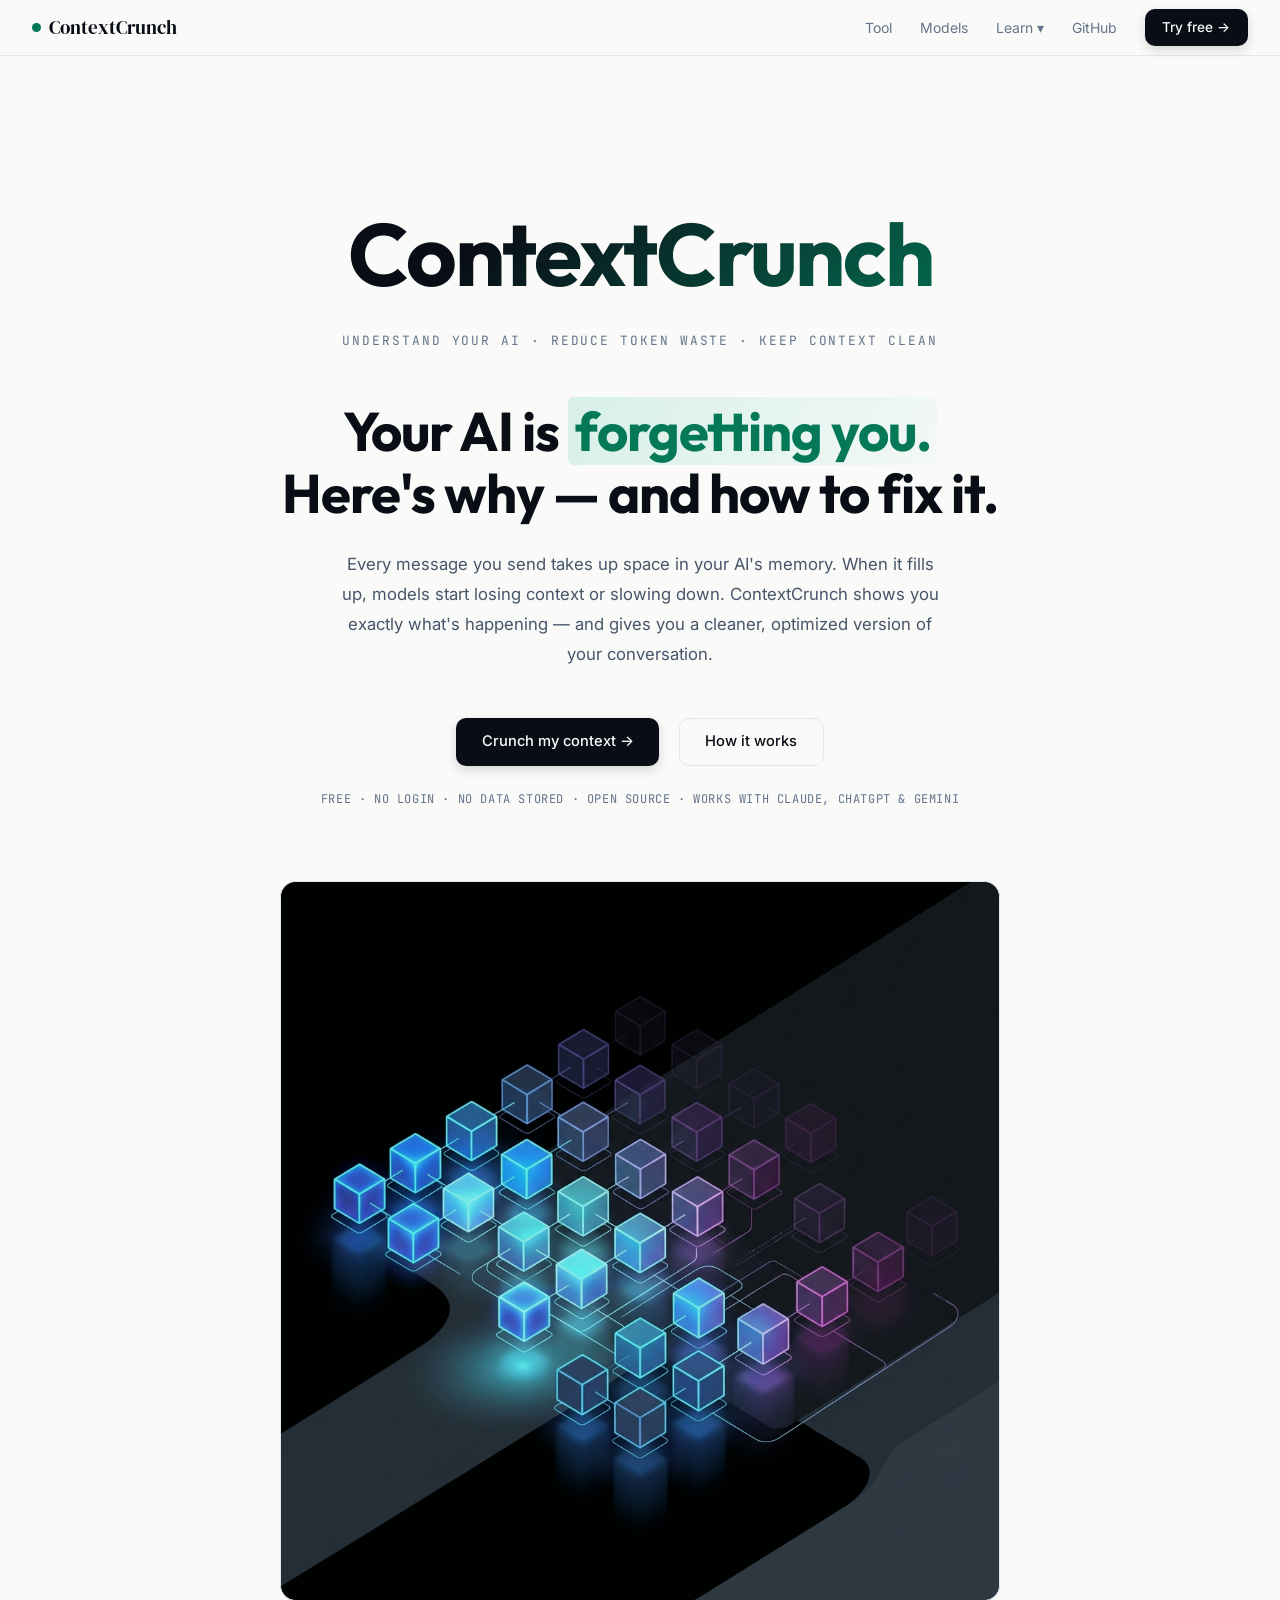
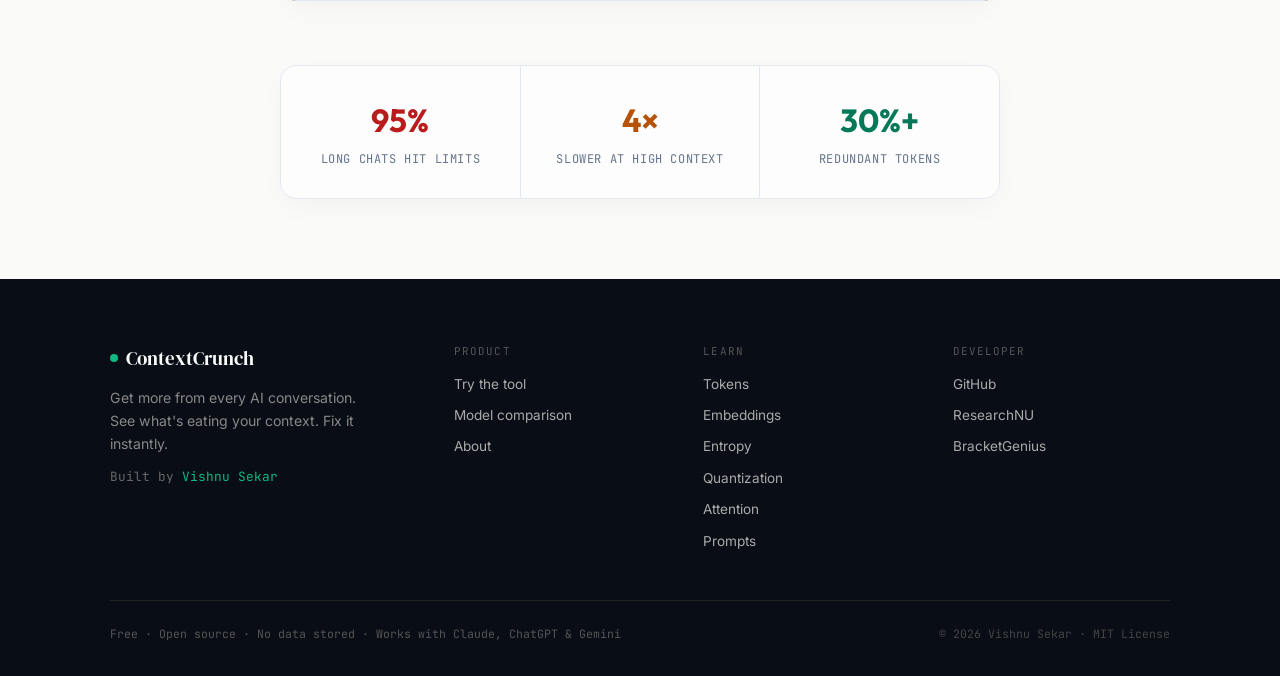
<file: frontend/index.html>
<!DOCTYPE html>
<html lang="en">
<head>
<meta charset="UTF-8">
<meta name="viewport" content="width=device-width,initial-scale=1.0">
<title>ContextCrunch — Get more from every AI conversation</title>

<link href="https://fonts.googleapis.com/css2?family=DM+Serif+Display:ital@0;1&family=Outfit:wght@400;500;600;700&family=Inter:wght@400;500;600;700&family=JetBrains+Mono:wght@400;500;600&display=swap" rel="stylesheet">
<link rel="stylesheet" href="shared/style.css">

<style>
.hero{
  padding: 8rem 2rem 5rem;
  text-align: center;
  max-width: 800px;
  margin: 0 auto;
}

/* Premium Brand Title Gradient */
.brand-title{
  font-family: var(--header);
  font-weight: 700;
  font-size: clamp(3.5rem, 8vw, 5.5rem);
  margin-bottom: .4rem;
  letter-spacing: -2px;
  background: linear-gradient(135deg, var(--black) 30%, var(--accent) 100%);
  -webkit-background-clip: text;
  -webkit-text-fill-color: transparent;
}

.brand-sub{
  font-family: var(--mono);
  font-size: .8rem;
  color: var(--muted);
  margin-bottom: 3rem;
  text-transform: uppercase;
  letter-spacing: .15em;
}

/* Headline */
.hero h1{
  font-family: var(--header);
  font-weight: 700;
  font-size: clamp(2.2rem, 5vw, 3.4rem);
  margin-bottom: 1.5rem;
  color: var(--black);
  letter-spacing: -1px;
  line-height: 1.15;
}

.hero h1 em{
  color: var(--accent);
  font-style: normal;
  background: linear-gradient(120deg, rgba(16, 185, 129, 0.15) 0%, rgba(16, 185, 129, 0.03) 100%);
  padding: 0 0.4rem;
  border-radius: 6px;
}

/* Subtext */
.hero-sub{
  font-size: 1.05rem;
  color: #475569;
  max-width: 600px;
  margin: 0 auto 3rem;
  line-height: 1.8;
}

/* Buttons */
.hero-actions{
  display: flex;
  gap: 1.2rem;
  justify-content: center;
  flex-wrap: wrap;
  margin-bottom: 1.5rem;
}

.hero-note{
  font-size: .75rem;
  color: var(--muted);
  font-family: var(--mono);
  margin-bottom: 4.5rem;
  text-transform: uppercase;
  letter-spacing: .05em;
}

.hero-image-container {
  margin: 3rem auto 4rem;
  max-width: 720px;
  border-radius: var(--radius-lg);
  border: 1px solid var(--border);
  overflow: hidden;
  box-shadow: var(--shadow-premium);
  transition: transform 0.3s cubic-bezier(0.4, 0, 0.2, 1), box-shadow 0.3s ease;
  background: var(--black);
}
.hero-image-container:hover {
  transform: translateY(-4px) scale(1.005);
  box-shadow: var(--shadow-hover);
}
.hero-img {
  width: 100%;
  display: block;
  opacity: 0.92;
  transition: opacity 0.3s ease;
}
.hero-image-container:hover .hero-img {
  opacity: 1;
}

/* Premium Stats Widget with Glassmorphism */
.hero-stats{
  display: flex;
  justify-content: center;
  border: 1px solid var(--border);
  border-radius: var(--radius-lg);
  overflow: hidden;
  background: rgba(255, 255, 255, 0.6);
  backdrop-filter: blur(16px);
  max-width: 720px;
  margin: 0 auto;
  box-shadow: var(--shadow-premium);
}

.hstat{
  flex: 1;
  padding: 1.8rem;
  transition: transform 0.2s ease;
}
.hstat:hover {
  transform: translateY(-2px);
}

.hstat-num{
  font-family: var(--header);
  font-weight: 700;
  font-size: 2rem;
  color: var(--black);
}

.hstat-lbl{
  font-size: .75rem;
  font-family: var(--mono);
  color: var(--muted);
  text-transform: uppercase;
  letter-spacing: .05em;
  margin-top: .25rem;
}

.hstat-div{
  width: 1px;
  background: var(--border);
}

/* MOBILE */
@media(max-width:600px){
  .hero-stats{flex-direction: column}
  .hstat-div{display: none}
  .hstat { border-bottom: 1px solid var(--border); }
  .hstat:last-child { border-bottom: none; }
}
</style>
</head>

<body>

<div id="nav-root"></div>

<main>

<section class="hero">

  <div class="brand-title">
    ContextCrunch
  </div>
  <div class="brand-sub">
    understand your AI · reduce token waste · keep context clean
  </div>

  <h1>Your AI is <em>forgetting you.</em><br>Here's why — and how to fix it.</h1>

  <p class="hero-sub">
    Every message you send takes up space in your AI's memory. When it fills up, models start losing context or slowing down.
    ContextCrunch shows you exactly what's happening — and gives you a cleaner, optimized version of your conversation.
  </p>

  <div class="hero-actions">
    <a href="tool.html" class="btn btn-primary">Crunch my context →</a>
    <a href="learn/index.html" class="btn btn-secondary">How it works</a>
  </div>

  <p class="hero-note">
    Free · No login · No data stored · Open source · Works with Claude, ChatGPT & Gemini
  </p>

  <div class="hero-image-container">
    <img src="assets/context_degradation.png" alt="Context window memory degradation visualization" class="hero-img">
  </div>

  <div class="hero-stats">
    <div class="hstat">
      <div class="hstat-num" style="color:var(--danger)">95%</div>
      <div class="hstat-lbl">long chats hit limits</div>
    </div>
    <div class="hstat-div"></div>
    <div class="hstat">
      <div class="hstat-num" style="color:var(--warn)">4×</div>
      <div class="hstat-lbl">slower at high context</div>
    </div>
    <div class="hstat-div"></div>
    <div class="hstat">
      <div class="hstat-num" style="color:var(--accent)">30%+</div>
      <div class="hstat-lbl">redundant tokens</div>
    </div>
  </div>

</section>

</main>

<div id="footer-root"></div>

<script src="shared/nav.js"></script>
<script src="shared/footer.js"></script>

</body>
</html>
</file>
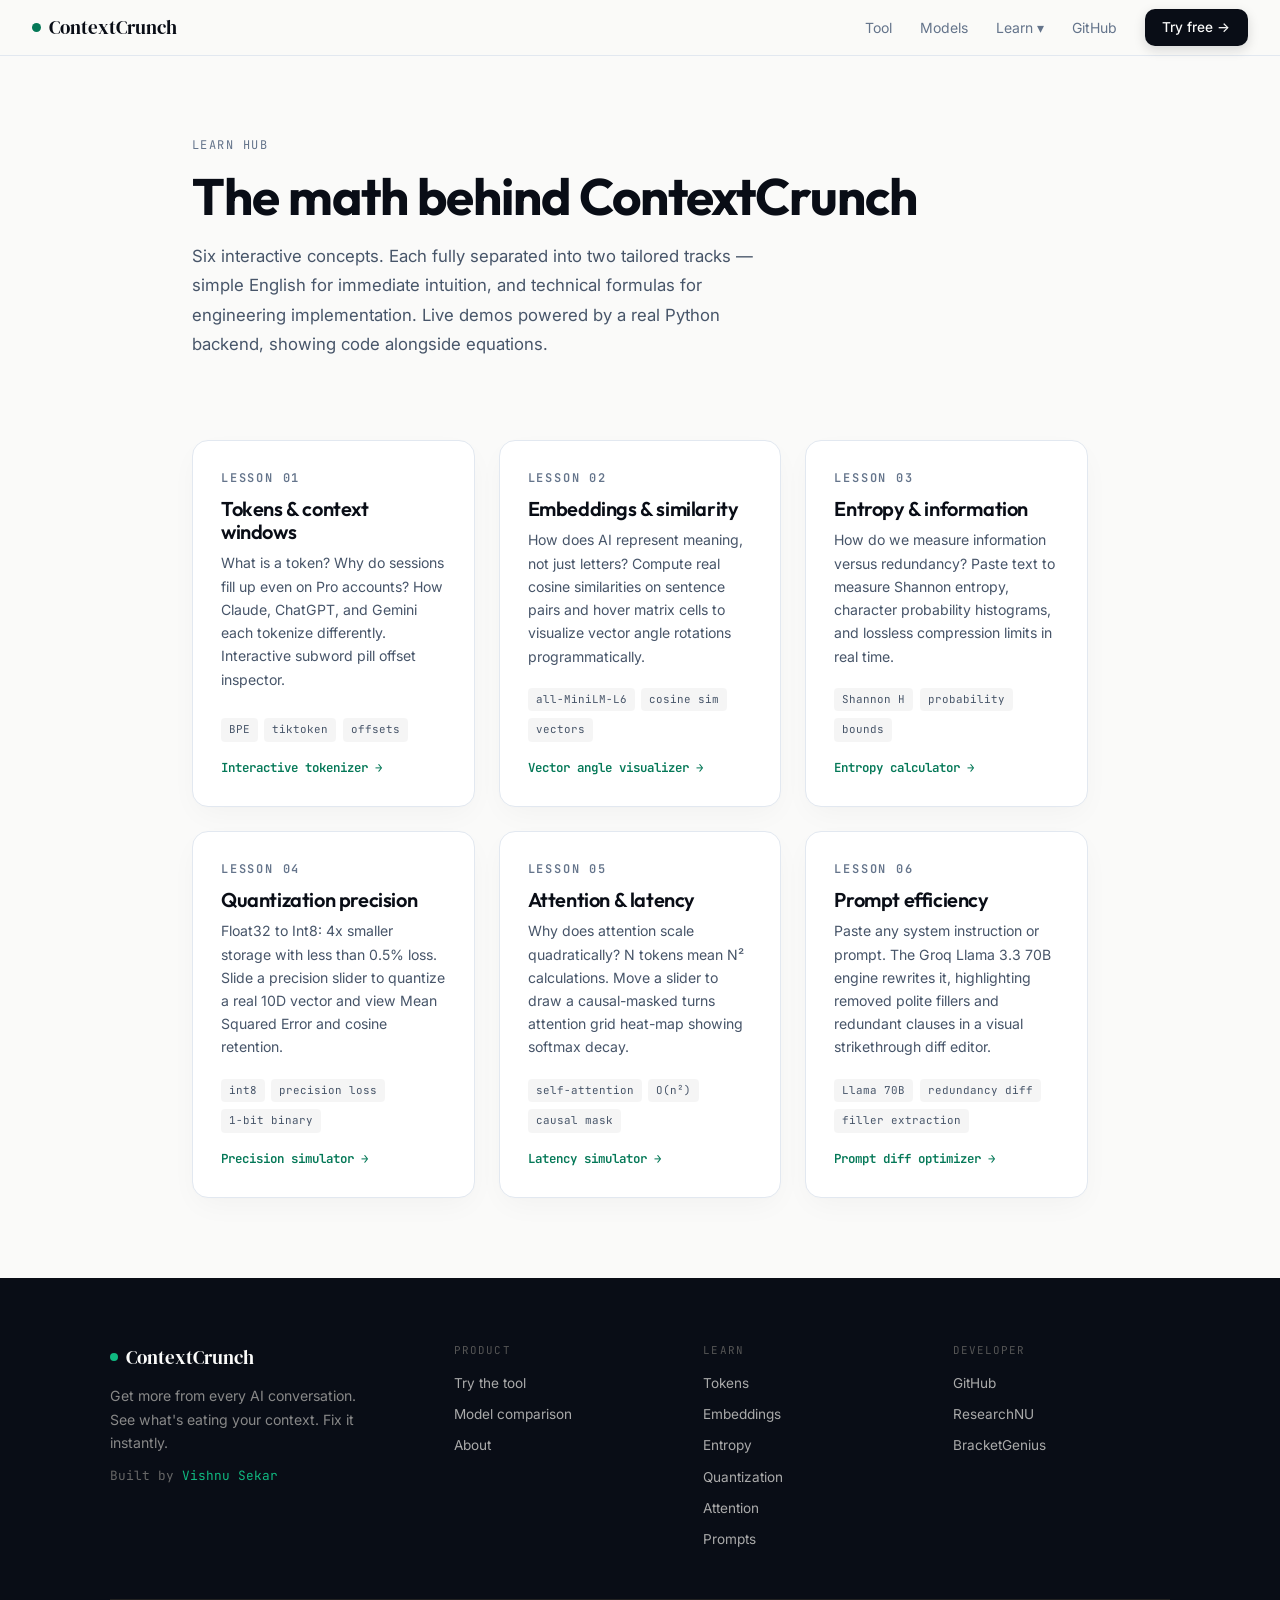
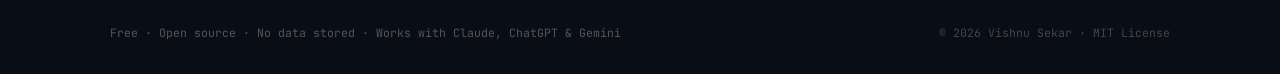
<file: frontend/learn/index.html>
<!DOCTYPE html>
<html lang="en">
<head>
<meta charset="UTF-8">
<meta name="viewport" content="width=device-width,initial-scale=1.0">
<title>ContextCrunch — Learn the Mathematics of AI Context</title>

<link href="https://fonts.googleapis.com/css2?family=DM+Serif+Display:ital@0;1&family=Outfit:wght@400;500;600;700&family=Inter:wght@400;500;600;700&family=JetBrains+Mono:wght@400;500;600&display=swap" rel="stylesheet">
<link rel="stylesheet" href="../shared/style.css">

<style>
.learn-grid{
  display: grid;
  grid-template-columns: repeat(auto-fit, minmax(280px, 1fr));
  gap: 1.5rem;
  margin-top: 3rem;
}

.lcard{
  background: white;
  border: 1px solid var(--border);
  border-radius: var(--radius-lg);
  padding: 1.75rem;
  text-decoration: none;
  color: var(--black);
  transition: all 0.25s cubic-bezier(0.4, 0, 0.2, 1);
  display: flex;
  flex-direction: column;
  box-shadow: var(--shadow-premium);
}
.lcard:hover{
  border-color: var(--accent);
  transform: translateY(-3px);
  box-shadow: var(--shadow-hover);
}

.lcard-num{
  font-family: var(--mono);
  font-size: .75rem;
  color: var(--muted);
  font-weight: 600;
  text-transform: uppercase;
  letter-spacing: .15em;
  margin-bottom: .6rem;
  display: block;
}

.lcard h3{
  font-family: var(--header);
  font-weight: 600;
  font-size: 1.25rem;
  margin-bottom: .5rem;
  color: var(--black);
}

.lcard p{
  font-size: .88rem;
  color: #475569;
  line-height: 1.65;
  flex: 1;
  margin-bottom: 1.25rem;
}

.lcard-tags{
  display: flex;
  gap: .4rem;
  flex-wrap: wrap;
  margin-bottom: 1rem;
}

.ltag{
  font-size: .68rem;
  background: rgba(9, 13, 22, 0.04);
  color: #475569;
  padding: .2rem .5rem;
  border-radius: 4px;
  font-family: var(--mono);
}

.lcard-footer{
  font-size: .78rem;
  font-family: var(--mono);
  color: var(--accent);
  font-weight: 600;
  display: flex;
  align-items: center;
  gap: 4px;
  transition: gap 0.2s ease;
}
.lcard:hover .lcard-footer {
  gap: 8px;
  color: var(--accent-mid);
}
</style>
</head>
<body>
<div id="nav-root"></div>
<main>
  <div class="section" style="padding-bottom:0">
    <div class="container">
      <span class="section-label">Learn Hub</span>
      <h1 class="section-title">The math behind ContextCrunch</h1>
      <p class="section-sub">Six interactive concepts. Each fully separated into two tailored tracks — simple English for immediate intuition, and technical formulas for engineering implementation. Live demos powered by a real Python backend, showing code alongside equations.</p>
    </div>
  </div>
  <div class="section" style="padding-top:2rem">
    <div class="container">
      <div class="learn-grid">
        
        <!-- LESSON 1 -->
        <a href="tokens.html" class="lcard">
          <span class="lcard-num">Lesson 01</span>
          <h3>Tokens &amp; context windows</h3>
          <p>What is a token? Why do sessions fill up even on Pro accounts? How Claude, ChatGPT, and Gemini each tokenize differently. Interactive subword pill offset inspector.</p>
          <div class="lcard-tags"><span class="ltag">BPE</span><span class="ltag">tiktoken</span><span class="ltag">offsets</span></div>
          <span class="lcard-footer">Interactive tokenizer →</span>
        </a>
        
        <!-- LESSON 2 -->
        <a href="embeddings.html" class="lcard">
          <span class="lcard-num">Lesson 02</span>
          <h3>Embeddings &amp; similarity</h3>
          <p>How does AI represent meaning, not just letters? Compute real cosine similarities on sentence pairs and hover matrix cells to visualize vector angle rotations programmatically.</p>
          <div class="lcard-tags"><span class="ltag">all-MiniLM-L6</span><span class="ltag">cosine sim</span><span class="ltag">vectors</span></div>
          <span class="lcard-footer">Vector angle visualizer →</span>
        </a>
        
        <!-- LESSON 3 -->
        <a href="entropy.html" class="lcard">
          <span class="lcard-num">Lesson 03</span>
          <h3>Entropy &amp; information</h3>
          <p>How do we measure information versus redundancy? Paste text to measure Shannon entropy, character probability histograms, and lossless compression limits in real time.</p>
          <div class="lcard-tags"><span class="ltag">Shannon H</span><span class="ltag">probability</span><span class="ltag">bounds</span></div>
          <span class="lcard-footer">Entropy calculator →</span>
        </a>
        
        <!-- LESSON 4 -->
        <a href="quantization.html" class="lcard">
          <span class="lcard-num">Lesson 04</span>
          <h3>Quantization precision</h3>
          <p>Float32 to Int8: 4x smaller storage with less than 0.5% loss. Slide a precision slider to quantize a real 10D vector and view Mean Squared Error and cosine retention.</p>
          <div class="lcard-tags"><span class="ltag">int8</span><span class="ltag">precision loss</span><span class="ltag">1-bit binary</span></div>
          <span class="lcard-footer">Precision simulator →</span>
        </a>
        
        <!-- LESSON 5 -->
        <a href="attention.html" class="lcard">
          <span class="lcard-num">Lesson 05</span>
          <h3>Attention &amp; latency</h3>
          <p>Why does attention scale quadratically? N tokens mean N² calculations. Move a slider to draw a causal-masked turns attention grid heat-map showing softmax decay.</p>
          <div class="lcard-tags"><span class="ltag">self-attention</span><span class="ltag">O(n²)</span><span class="ltag">causal mask</span></div>
          <span class="lcard-footer">Latency simulator →</span>
        </a>
        
        <!-- LESSON 6 -->
        <a href="prompts.html" class="lcard">
          <span class="lcard-num">Lesson 06</span>
          <h3>Prompt efficiency</h3>
          <p>Paste any system instruction or prompt. The Groq Llama 3.3 70B engine rewrites it, highlighting removed polite fillers and redundant clauses in a visual strikethrough diff editor.</p>
          <div class="lcard-tags"><span class="ltag">Llama 70B</span><span class="ltag">redundancy diff</span><span class="ltag">filler extraction</span></div>
          <span class="lcard-footer">Prompt diff optimizer →</span>
        </a>
        
      </div>
    </div>
  </div>
</main>
<div id="footer-root"></div>
<script src="../shared/nav.js"></script>
<script src="../shared/footer.js"></script>
</body>
</html>
</file>
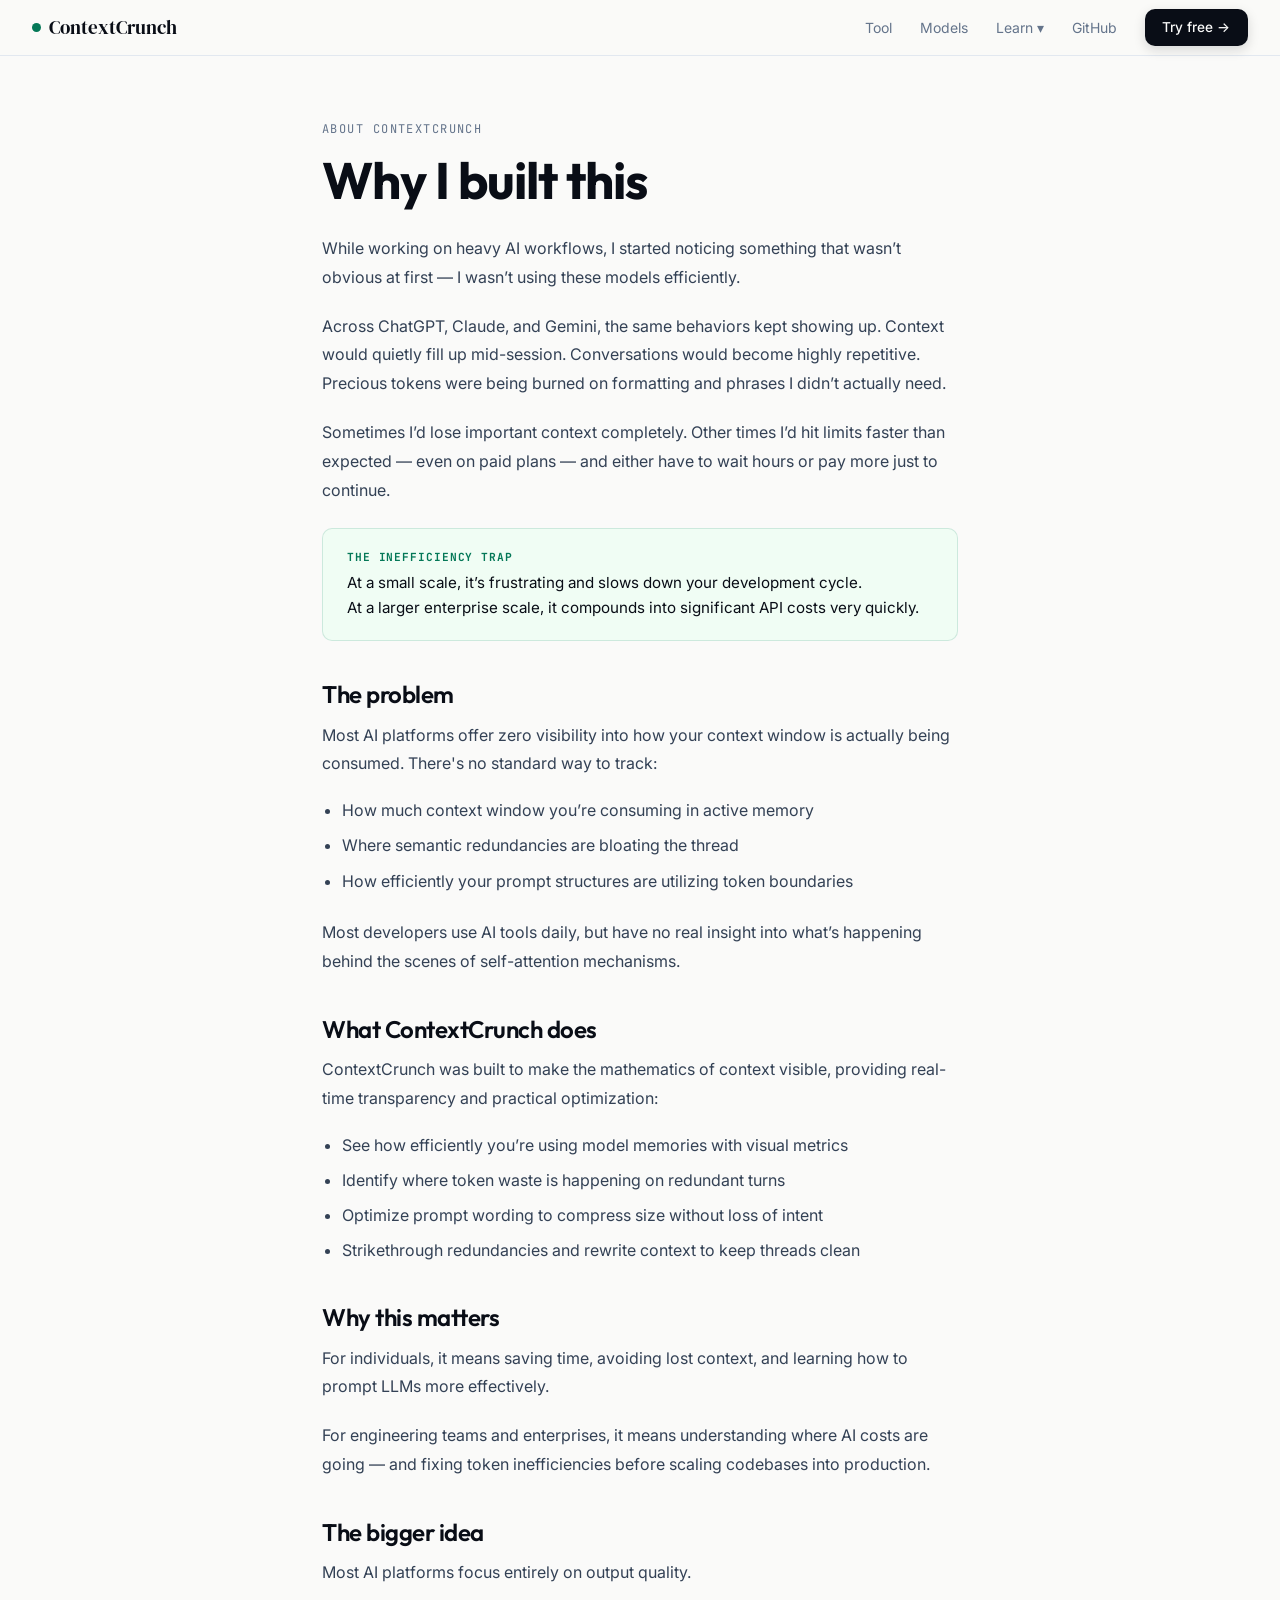
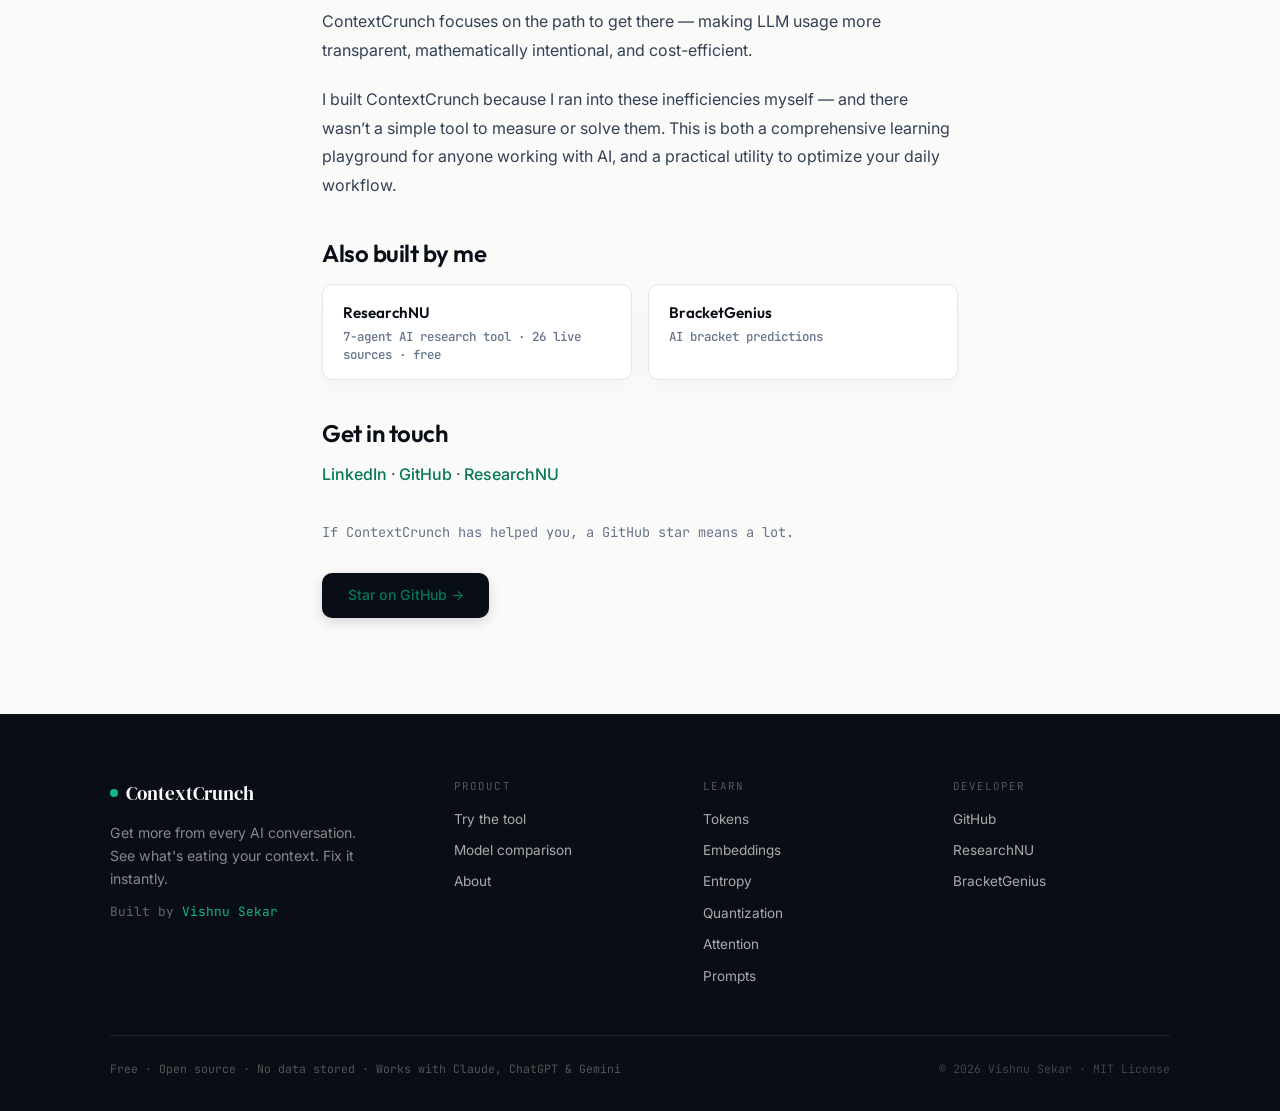
<file: frontend/about.html>
<!DOCTYPE html>
<html lang="en">
<head>
<meta charset="UTF-8">
<meta name="viewport" content="width=device-width,initial-scale=1.0">
<title>ContextCrunch — About</title>

<link href="https://fonts.googleapis.com/css2?family=DM+Serif+Display:ital@0;1&family=Outfit:wght@400;500;600;700&family=Inter:wght@400;500;600;700&family=JetBrains+Mono:wght@400;500;600&display=swap" rel="stylesheet">
<link rel="stylesheet" href="shared/style.css">

<style>
.about{
  max-width: 700px;
  margin: 0 auto;
  padding: 4rem 2rem 6rem;
}

.about h2{
  font-family: var(--header);
  font-weight: 600;
  font-size: 1.5rem;
  margin: 2.5rem 0 .75rem;
  color: var(--black);
}

.about p{
  font-size: 1rem;
  color: #334155;
  line-height: 1.8;
  margin-bottom: 1.25rem;
}

.about a{
  color: var(--accent);
  font-weight: 500;
}
.about a:hover {
  color: var(--accent-mid);
}

.highlight{
  background: var(--accent-light);
  border: 1px solid rgba(4, 120, 87, 0.15);
  border-radius: var(--radius-md);
  padding: 1.25rem 1.5rem;
  margin: 1.5rem 0;
  font-size: .95rem;
}

.point-list{
  margin: 1rem 0 1.5rem 1.25rem;
  color: #334155;
  font-size: 1rem;
}
.point-list li{
  margin-bottom: .6rem;
  line-height: 1.6;
}

.also-built{
  display: flex;
  gap: 1rem;
  flex-wrap: wrap;
  margin-top: 1rem;
}

.also-card{
  background: white;
  border: 1px solid var(--border);
  border-radius: var(--radius-md);
  padding: 1rem 1.25rem;
  text-decoration: none;
  transition: all 0.2s cubic-bezier(0.4, 0, 0.2, 1);
  flex: 1;
  min-width: 250px;
  box-shadow: var(--shadow-premium);
}
.also-card:hover{
  border-color: var(--accent);
  transform: translateY(-2px);
  box-shadow: var(--shadow-hover);
}

.also-name{
  font-family: var(--header);
  font-weight: 600;
  display: block;
  font-size: .95rem;
  margin-bottom: .2rem;
  color: var(--black);
}

.also-desc{
  font-size: .78rem;
  color: var(--muted);
  font-family: var(--mono);
  line-height: 1.4;
  display: block;
}
</style>
</head>

<body>

<div id="nav-root"></div>

<main>
<div class="about">
  <span class="section-label">About ContextCrunch</span>
  <h1 style="font-family:var(--header); font-weight:700; font-size:clamp(2rem,4vw,3.2rem); margin-bottom:1.5rem">Why I built this</h1>

  <p>While working on heavy AI workflows, I started noticing something that wasn’t obvious at first — I wasn’t using these models efficiently.</p>

  <p>Across ChatGPT, Claude, and Gemini, the same behaviors kept showing up. Context would quietly fill up mid-session. Conversations would become highly repetitive. Precious tokens were being burned on formatting and phrases I didn’t actually need.</p>

  <p>Sometimes I’d lose important context completely. Other times I’d hit limits faster than expected — even on paid plans — and either have to wait hours or pay more just to continue.</p>

  <div class="highlight">
    <strong style="color:var(--accent); font-family:var(--mono); font-size:.7rem; text-transform:uppercase; letter-spacing:.08em; display:block; margin-bottom:.25rem">The Inefficiency Trap</strong>
    At a small scale, it’s frustrating and slows down your development cycle.<br>
    At a larger enterprise scale, it compounds into significant API costs very quickly.
  </div>

  <h2>The problem</h2>
  <p>Most AI platforms offer zero visibility into how your context window is actually being consumed. There's no standard way to track:</p>

  <ul class="point-list">
    <li>How much context window you’re consuming in active memory</li>
    <li>Where semantic redundancies are bloating the thread</li>
    <li>How efficiently your prompt structures are utilizing token boundaries</li>
  </ul>

  <p>Most developers use AI tools daily, but have no real insight into what’s happening behind the scenes of self-attention mechanisms.</p>

  <h2>What ContextCrunch does</h2>
  <p>ContextCrunch was built to make the mathematics of context visible, providing real-time transparency and practical optimization:</p>

  <ul class="point-list">
    <li>See how efficiently you’re using model memories with visual metrics</li>
    <li>Identify where token waste is happening on redundant turns</li>
    <li>Optimize prompt wording to compress size without loss of intent</li>
    <li>Strikethrough redundancies and rewrite context to keep threads clean</li>
  </ul>

  <h2>Why this matters</h2>
  <p>For individuals, it means saving time, avoiding lost context, and learning how to prompt LLMs more effectively.</p>

  <p>For engineering teams and enterprises, it means understanding where AI costs are going — and fixing token inefficiencies before scaling codebases into production.</p>

  <h2>The bigger idea</h2>
  <p>Most AI platforms focus entirely on output quality.</p>
  <p>ContextCrunch focuses on the path to get there — making LLM usage more transparent, mathematically intentional, and cost-efficient.</p>

  <p>I built ContextCrunch because I ran into these inefficiencies myself — and there wasn’t a simple tool to measure or solve them. This is both a comprehensive learning playground for anyone working with AI, and a practical utility to optimize your daily workflow.</p>

  <h2>Also built by me</h2>
  <div class="also-built">
    <a href="https://researchnu.com" target="_blank" class="also-card">
      <span class="also-name">ResearchNU</span>
      <span class="also-desc">7-agent AI research tool · 26 live sources · free</span>
    </a>
    <a href="https://bracketgenius.vercel.app/" target="_blank" class="also-card">
      <span class="also-name">BracketGenius</span>
      <span class="also-desc">AI bracket predictions</span>
    </a>
  </div>

  <h2>Get in touch</h2>
  <p><a href="https://linkedin.com/in/vishnusekar/" target="_blank">LinkedIn</a> · <a href="https://github.com/VishGuy2001" target="_blank">GitHub</a> · <a href="https://researchnu.com" target="_blank">ResearchNU</a></p>
  <p style="font-size:.85rem; color:var(--muted); font-family:var(--mono); margin-top:2rem;">If ContextCrunch has helped you, a GitHub star means a lot.</p>
  <a href="https://github.com/VishGuy2001/contextcrunch" target="_blank" class="btn btn-primary" style="margin-top:.5rem; font-size:.88rem">Star on GitHub →</a>
</div>
</main>

<div id="footer-root"></div>

<script src="shared/nav.js"></script>
<script src="shared/footer.js"></script>

</body>
</html>
</file>
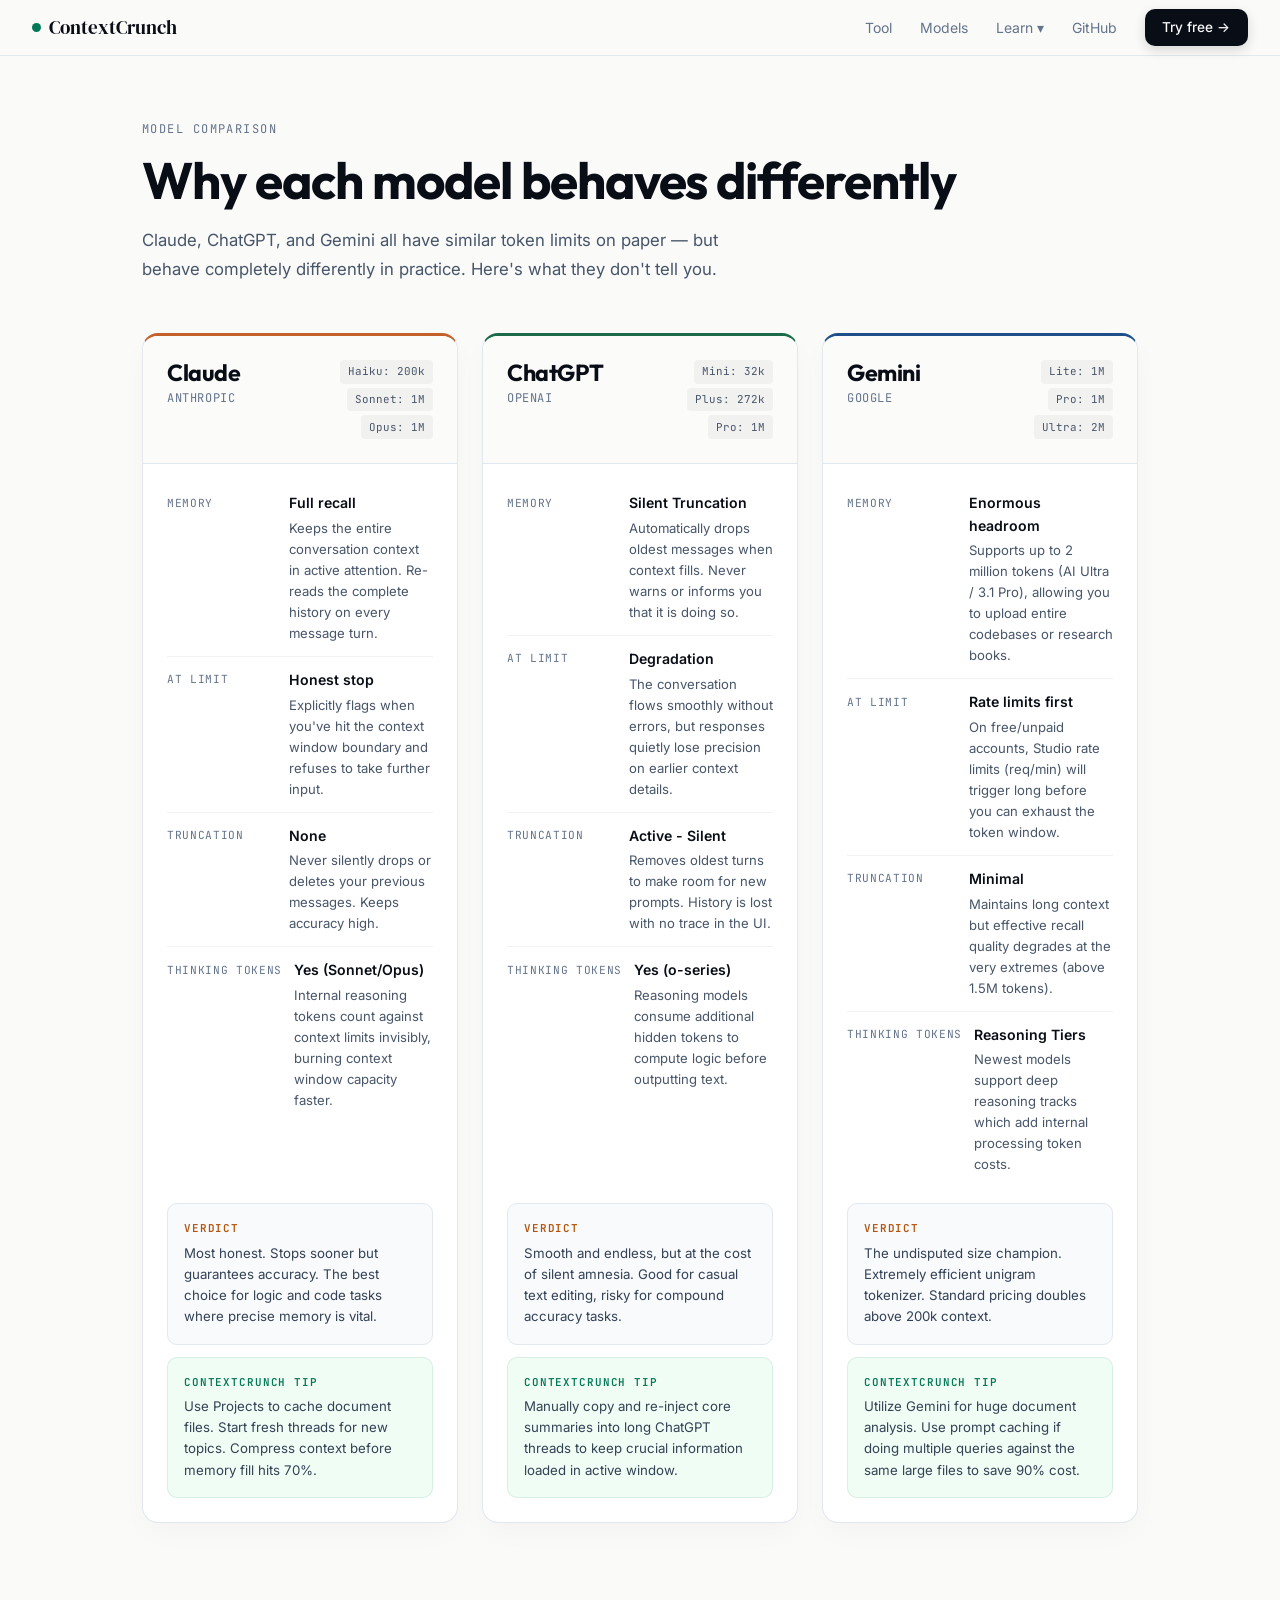
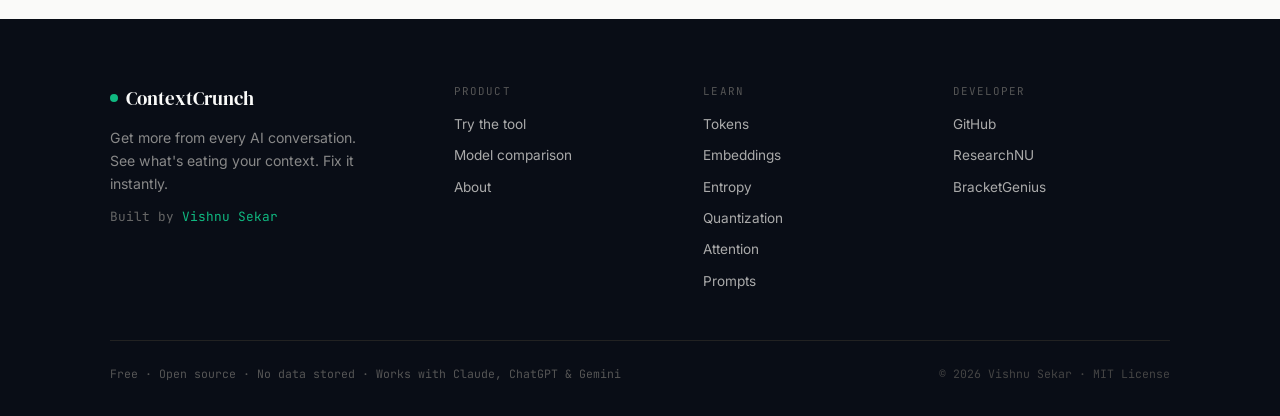
<file: frontend/models.html>
<!DOCTYPE html>
<html lang="en">
<head>
<meta charset="UTF-8">
<meta name="viewport" content="width=device-width,initial-scale=1.0">
<title>ContextCrunch — Model Comparison</title>

<link href="https://fonts.googleapis.com/css2?family=DM+Serif+Display:ital@0;1&family=Outfit:wght@400;500;600;700&family=Inter:wght@400;500;600;700&family=JetBrains+Mono:wght@400;500;600&display=swap" rel="stylesheet">
<link rel="stylesheet" href="shared/style.css">

<style>
.models-wrap{
  max-width: 1060px;
  margin: 0 auto;
  padding: 4rem 2rem 6rem;
}

.models-grid{
  display: grid;
  grid-template-columns: repeat(auto-fit, minmax(300px, 1fr));
  gap: 1.5rem;
  margin-top: 3rem;
}

.mc{
  background: white;
  border: 1px solid var(--border);
  border-radius: var(--radius-lg);
  overflow: hidden;
  box-shadow: var(--shadow-premium);
  transition: all 0.25s cubic-bezier(0.4, 0, 0.2, 1);
  display: flex;
  flex-direction: column;
}
.mc:hover{
  transform: translateY(-3px);
  box-shadow: var(--shadow-hover);
}

.mc-top{
  padding: 1.5rem;
  border-bottom: 1px solid var(--border);
  display: flex;
  justify-content: space-between;
  align-items: flex-start;
  background: #fbfbfa;
}
.mc-top h3{
  font-family: var(--header);
  font-weight: 700;
  font-size: 1.45rem;
  color: var(--black);
}
.mc-company{
  font-family: var(--mono);
  font-size: .75rem;
  color: var(--muted);
  margin-top: .15rem;
  text-transform: uppercase;
  letter-spacing: .05em;
}

.plan-tags{
  display: flex;
  flex-direction: column;
  gap: .25rem;
  align-items: flex-end;
}
.plan-tag{
  font-family: var(--mono);
  font-size: .68rem;
  background: rgba(9, 13, 22, 0.04);
  color: #475569;
  padding: .2rem .5rem;
  border-radius: 4px;
  white-space: nowrap;
}

.mc-rows{
  padding: 1rem 1.5rem;
  flex: 1;
}
.mc-row{
  display: flex;
  gap: .75rem;
  padding: .75rem 0;
  border-bottom: 1px solid rgba(0, 0, 0, 0.05);
}
.mc-row:last-child{
  border-bottom: none;
}

.row-key{
  font-family: var(--mono);
  font-size: .7rem;
  color: var(--muted);
  min-width: 110px;
  text-transform: uppercase;
  letter-spacing: .06em;
  padding-top: .15rem;
  flex-shrink: 0;
}
.row-val{
  font-size: .88rem;
  font-weight: 600;
  color: var(--black);
}
.row-detail{
  font-size: .82rem;
  color: #475569;
  line-height: 1.6;
  margin-top: .2rem;
}

.mc-verdict{
  margin: 0 1.5rem;
  padding: 1rem;
  background: #f8fafc;
  border-radius: var(--radius-md);
  margin-bottom: .75rem;
  border: 1px solid var(--border);
}
.mc-tip{
  margin: 0 1.5rem 1.5rem;
  padding: 1rem;
  background: var(--accent-light);
  border-radius: var(--radius-md);
  border: 1px solid rgba(4, 120, 87, 0.1);
}

.verdict-lbl, .tip-lbl{
  font-family: var(--mono);
  font-size: .68rem;
  text-transform: uppercase;
  letter-spacing: .08em;
  display: block;
  margin-bottom: .3rem;
  font-weight: 600;
}
.verdict-lbl{ color: var(--warn); }
.tip-lbl{ color: var(--accent); }

@media(max-width:600px){
  .mc-row { flex-direction: column; gap: .25rem; }
  .row-key { min-width: auto; }
}
</style>
</head>

<body>

<div id="nav-root"></div>

<main>
<div class="models-wrap">
  <span class="section-label">Model comparison</span>
  <h1 class="section-title">Why each model behaves differently</h1>
  <p class="section-sub">Claude, ChatGPT, and Gemini all have similar token limits on paper — but behave completely differently in practice. Here's what they don't tell you.</p>
  
  <div class="models-grid">

    <!-- CLAUDE -->
    <div class="mc" style="border-top:3px solid #c4602a">
      <div class="mc-top">
        <div>
          <h3>Claude</h3>
          <div class="mc-company">Anthropic</div>
        </div>
        <div class="plan-tags">
          <span class="plan-tag">Haiku: 200k</span>
          <span class="plan-tag">Sonnet: 1M</span>
          <span class="plan-tag">Opus: 1M</span>
        </div>
      </div>
      <div class="mc-rows">
        <div class="mc-row">
          <span class="row-key">Memory</span>
          <div>
            <div class="row-val">Full recall</div>
            <div class="row-detail">Keeps the entire conversation context in active attention. Re-reads the complete history on every message turn.</div>
          </div>
        </div>
        <div class="mc-row">
          <span class="row-key">At limit</span>
          <div>
            <div class="row-val">Honest stop</div>
            <div class="row-detail">Explicitly flags when you've hit the context window boundary and refuses to take further input.</div>
          </div>
        </div>
        <div class="mc-row">
          <span class="row-key">Truncation</span>
          <div>
            <div class="row-val">None</div>
            <div class="row-detail">Never silently drops or deletes your previous messages. Keeps accuracy high.</div>
          </div>
        </div>
        <div class="mc-row">
          <span class="row-key">Thinking tokens</span>
          <div>
            <div class="row-val">Yes (Sonnet/Opus)</div>
            <div class="row-detail">Internal reasoning tokens count against context limits invisibly, burning context window capacity faster.</div>
          </div>
        </div>
      </div>
      <div class="mc-verdict">
        <span class="verdict-lbl">Verdict</span>
        <div style="font-size:.83rem;color:#334155;line-height:1.6">Most honest. Stops sooner but guarantees accuracy. The best choice for logic and code tasks where precise memory is vital.</div>
      </div>
      <div class="mc-tip">
        <span class="tip-lbl">ContextCrunch tip</span>
        <div style="font-size:.83rem;color:#334155;line-height:1.6">Use Projects to cache document files. Start fresh threads for new topics. Compress context before memory fill hits 70%.</div>
      </div>
    </div>

    <!-- CHATGPT -->
    <div class="mc" style="border-top:3px solid #1a6b4a">
      <div class="mc-top">
        <div>
          <h3>ChatGPT</h3>
          <div class="mc-company">OpenAI</div>
        </div>
        <div class="plan-tags">
          <span class="plan-tag">Mini: 32k</span>
          <span class="plan-tag">Plus: 272k</span>
          <span class="plan-tag">Pro: 1M</span>
        </div>
      </div>
      <div class="mc-rows">
        <div class="mc-row">
          <span class="row-key">Memory</span>
          <div>
            <div class="row-val">Silent Truncation</div>
            <div class="row-detail">Automatically drops oldest messages when context fills. Never warns or informs you that it is doing so.</div>
          </div>
        </div>
        <div class="mc-row">
          <span class="row-key">At limit</span>
          <div>
            <div class="row-val">Degradation</div>
            <div class="row-detail">The conversation flows smoothly without errors, but responses quietly lose precision on earlier context details.</div>
          </div>
        </div>
        <div class="mc-row">
          <span class="row-key">Truncation</span>
          <div>
            <div class="row-val">Active - Silent</div>
            <div class="row-detail">Removes oldest turns to make room for new prompts. History is lost with no trace in the UI.</div>
          </div>
        </div>
        <div class="mc-row">
          <span class="row-key">Thinking tokens</span>
          <div>
            <div class="row-val">Yes (o-series)</div>
            <div class="row-detail">Reasoning models consume additional hidden tokens to compute logic before outputting text.</div>
          </div>
        </div>
      </div>
      <div class="mc-verdict">
        <span class="verdict-lbl">Verdict</span>
        <div style="font-size:.83rem;color:#334155;line-height:1.6">Smooth and endless, but at the cost of silent amnesia. Good for casual text editing, risky for compound accuracy tasks.</div>
      </div>
      <div class="mc-tip">
        <span class="tip-lbl">ContextCrunch tip</span>
        <div style="font-size:.83rem;color:#334155;line-height:1.6">Manually copy and re-inject core summaries into long ChatGPT threads to keep crucial information loaded in active window.</div>
      </div>
    </div>

    <!-- GEMINI -->
    <div class="mc" style="border-top:3px solid #1e4f8a">
      <div class="mc-top">
        <div>
          <h3>Gemini</h3>
          <div class="mc-company">Google</div>
        </div>
        <div class="plan-tags">
          <span class="plan-tag">Lite: 1M</span>
          <span class="plan-tag">Pro: 1M</span>
          <span class="plan-tag">Ultra: 2M</span>
        </div>
      </div>
      <div class="mc-rows">
        <div class="mc-row">
          <span class="row-key">Memory</span>
          <div>
            <div class="row-val">Enormous headroom</div>
            <div class="row-detail">Supports up to 2 million tokens (AI Ultra / 3.1 Pro), allowing you to upload entire codebases or research books.</div>
          </div>
        </div>
        <div class="mc-row">
          <span class="row-key">At limit</span>
          <div>
            <div class="row-val">Rate limits first</div>
            <div class="row-detail">On free/unpaid accounts, Studio rate limits (req/min) will trigger long before you can exhaust the token window.</div>
          </div>
        </div>
        <div class="mc-row">
          <span class="row-key">Truncation</span>
          <div>
            <div class="row-val">Minimal</div>
            <div class="row-detail">Maintains long context but effective recall quality degrades at the very extremes (above 1.5M tokens).</div>
          </div>
        </div>
        <div class="mc-row">
          <span class="row-key">Thinking tokens</span>
          <div>
            <div class="row-val">Reasoning Tiers</div>
            <div class="row-detail">Newest models support deep reasoning tracks which add internal processing token costs.</div>
          </div>
        </div>
      </div>
      <div class="mc-verdict">
        <span class="verdict-lbl">Verdict</span>
        <div style="font-size:.83rem;color:#334155;line-height:1.6">The undisputed size champion. Extremely efficient unigram tokenizer. Standard pricing doubles above 200k context.</div>
      </div>
      <div class="mc-tip">
        <span class="tip-lbl">ContextCrunch tip</span>
        <div style="font-size:.83rem;color:#334155;line-height:1.6">Utilize Gemini for huge document analysis. Use prompt caching if doing multiple queries against the same large files to save 90% cost.</div>
      </div>
    </div>

  </div>
</div>
</main>

<div id="footer-root"></div>

<script src="shared/nav.js"></script>
<script src="shared/footer.js"></script>

</body>
</html>
</file>
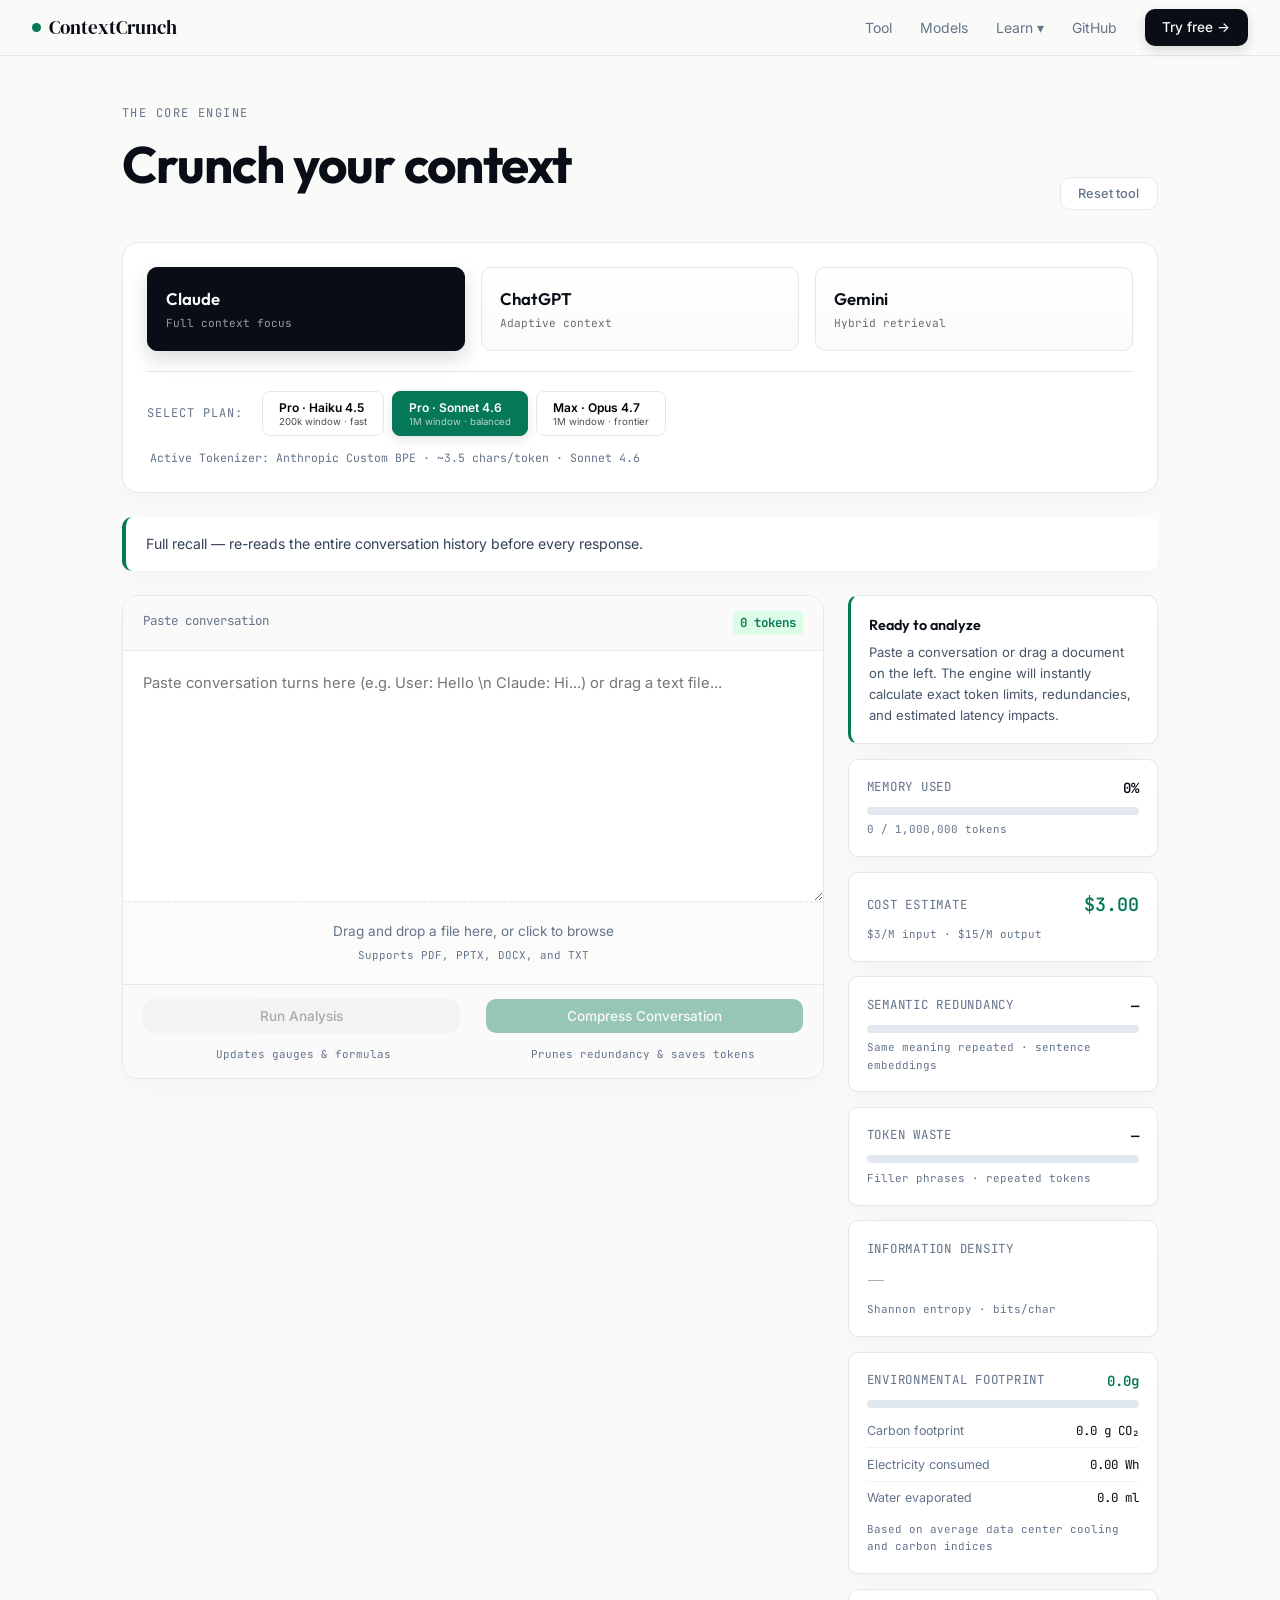
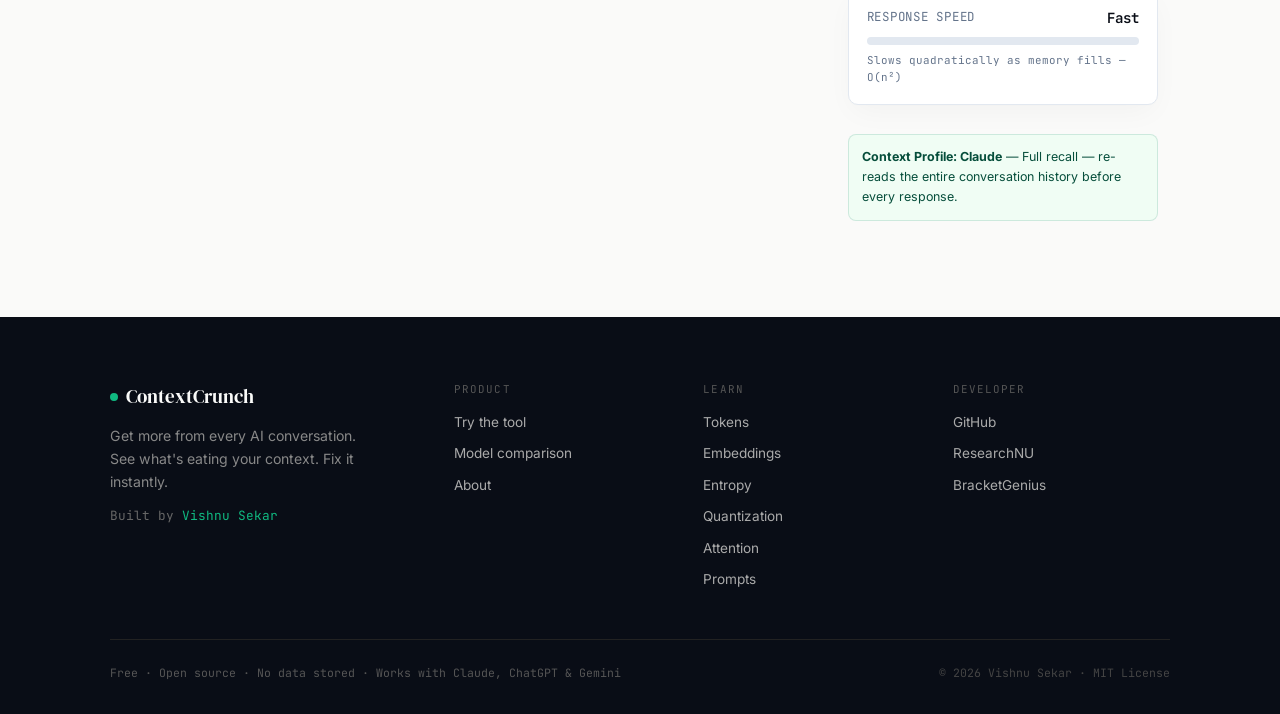
<file: frontend/tool.html>
<!DOCTYPE html>
<html lang="en">
<head>
<meta charset="UTF-8">
<meta name="viewport" content="width=device-width,initial-scale=1.0">
<title>ContextCrunch — Analyze and Optimize AI Chats</title>

<link href="https://fonts.googleapis.com/css2?family=DM+Serif+Display:ital@0;1&family=Outfit:wght@400;500;600;700&family=Inter:wght@400;500;600;700&family=JetBrains+Mono:wght@400;500;600&display=swap" rel="stylesheet">
<link rel="stylesheet" href="shared/style.css">

<style>
:root {
  --shadow-soft: 0 6px 18px rgba(0,0,0,0.03);
}

.tool-wrap {
  max-width: 1100px;
  margin: 0 auto;
  padding: 3rem 2rem 6rem;
}

.tool-header {
  display: flex;
  justify-content: space-between;
  align-items: flex-end;
  margin-bottom: 2rem;
}

.reset-btn {
  border: 1px solid var(--border);
  border-radius: var(--radius-md);
  padding: .5rem 1.1rem;
  font-size: .8rem;
  font-weight: 500;
  background: white;
  color: var(--muted);
  cursor: pointer;
  transition: all 0.2s ease;
}
.reset-btn:hover {
  border-color: var(--danger);
  color: var(--danger);
  background: var(--danger-light);
}

/* Model selector */
.model-selector {
  background: white;
  border: 1px solid var(--border);
  border-radius: var(--radius-lg);
  padding: 1.5rem;
  margin-bottom: 1.5rem;
  box-shadow: var(--shadow-premium);
}
.model-selector-row {
  display: grid;
  grid-template-columns: 1fr 1fr 1fr;
  gap: 1rem;
}
.model-card {
  border: 1px solid var(--border);
  border-radius: var(--radius-md);
  padding: 1.1rem;
  cursor: pointer;
  background: linear-gradient(180deg, #fff, #fafafa);
  transition: all 0.25s cubic-bezier(0.4, 0, 0.2, 1);
}
.model-card:hover {
  transform: translateY(-2px);
  box-shadow: var(--shadow-hover);
  border-color: var(--black);
}
.model-card.active {
  background: var(--black);
  color: var(--white);
  border-color: var(--black);
  box-shadow: 0 8px 20px rgba(9, 13, 22, 0.15);
}
.model-card-name {
  font-family: var(--header);
  font-weight: 600;
  font-size: 1.05rem;
  display: block;
}
.model-card-note {
  font-family: var(--mono);
  font-size: .7rem;
  opacity: .6;
  margin-top: .15rem;
  display: block;
}

/* Plan selector details */
.plan-selector-container {
  display: flex;
  align-items: center;
  gap: 1.2rem;
  margin-top: 1.2rem;
  padding-top: 1.2rem;
  border-top: 1px solid var(--border);
  flex-wrap: wrap;
}
.plan-label {
  font-family: var(--mono);
  font-size: .75rem;
  color: var(--muted);
  text-transform: uppercase;
  letter-spacing: .08em;
}
.plan-btns {
  display: flex;
  gap: .5rem;
  flex-wrap: wrap;
}
.vbtn {
  background: white;
  border: 1px solid var(--border);
  border-radius: 8px;
  padding: .5rem 1rem;
  text-align: left;
  cursor: pointer;
  transition: all 0.2s cubic-bezier(0.4, 0, 0.2, 1);
}
.vbtn:hover {
  border-color: var(--black);
  transform: translateY(-1px);
}
.vbtn.active {
  background: var(--black);
  color: var(--white);
  border-color: var(--black);
  box-shadow: 0 4px 10px rgba(9, 13, 22, 0.1);
}
.vbtn.recommended {
  border: 1.5px solid var(--accent);
}
.vbtn.recommended.active {
  background: var(--accent);
  color: white;
  border-color: var(--accent);
}
.tokenizer-note {
  font-family: var(--mono);
  font-size: .72rem;
  color: var(--muted);
  margin-top: .8rem;
  padding-left: .2rem;
}

/* Behavior tag */
.beh-note {
  background: white;
  border-left: 4px solid var(--accent);
  border-radius: var(--radius-md);
  padding: 1rem 1.25rem;
  margin-bottom: 1.5rem;
  box-shadow: var(--shadow-premium);
  font-size: .88rem;
  color: #334155;
  line-height: 1.6;
}

/* Main Grid Layout */
.tool-grid {
  display: grid;
  grid-template-columns: 1fr 310px;
  gap: 1.5rem;
  align-items: start;
}
@media(max-width:820px){
  .tool-grid { grid-template-columns: 1fr; }
}

/* Input pane */
.input-pane {
  background: white;
  border-radius: var(--radius-lg);
  border: 1px solid var(--border);
  box-shadow: var(--shadow-premium);
  display: flex;
  flex-direction: column;
  overflow: hidden;
}
.pane-hdr {
  padding: .9rem 1.25rem;
  border-bottom: 1px solid var(--border);
  font-family: var(--mono);
  font-size: .78rem;
  color: var(--muted);
  display: flex;
  justify-content: space-between;
  background: #fafafa;
}
.token-live-span {
  font-weight: 600;
  color: var(--black);
  padding: .15rem .45rem;
  border-radius: 4px;
}
.token-live-span.safe { background: #dcfce7; color: var(--accent); }
.token-live-span.warning { background: #fef3c7; color: var(--warn); }
.token-live-span.danger { background: #fee2e2; color: var(--danger); }

.main-ta {
  border: none;
  padding: 1.25rem;
  min-height: 250px;
  font-size: .92rem;
  line-height: 1.7;
  outline: none;
  resize: vertical;
  background: white;
}
.main-ta:focus {
  background: #fafafb;
}

/* Premium Drag and Drop Zone */
.file-zone {
  border-top: 1px dashed var(--border);
  padding: 1.2rem;
  text-align: center;
  background: #fbfbfa;
  cursor: pointer;
  transition: all 0.2s ease;
  font-size: .85rem;
  color: var(--muted);
  display: flex;
  flex-direction: column;
  align-items: center;
  gap: .3rem;
}
.file-zone:hover {
  background: #f4f4f3;
  color: var(--black);
}
.file-zone.dragover {
  background: var(--accent-light);
  border-top-color: var(--accent-mid);
  color: var(--accent);
}

.input-footer {
  display: flex;
  justify-content: space-between;
  padding: .9rem 1.25rem;
  border-top: 1px solid var(--border);
  background: #fafafa;
}
.pane-btn {
  font-size: .85rem;
  padding: .55rem 1.2rem;
  font-weight: 500;
  border-radius: var(--radius-md);
  border: none;
}
.pane-btn.btn-secondary {
  background: #eaeaea;
  color: #333;
}
.pane-btn.btn-secondary:hover:not(:disabled) {
  background: #dddddd;
  transform: translateY(-1px);
}

/* Gauges list */
.gauges-pane {
  display: flex;
  flex-direction: column;
  gap: .9rem;
}
.gauge-card {
  background: white;
  border: 1px solid var(--border);
  border-radius: var(--radius-md);
  padding: 1.1rem;
  box-shadow: var(--shadow-premium);
  transition: all 0.25s cubic-bezier(0.4, 0, 0.2, 1);
}
.gauge-card:hover {
  transform: translateY(-1px);
  box-shadow: var(--shadow-hover);
}
.gauge-lbl {
  font-size: .78rem;
  font-family: var(--mono);
  color: var(--muted);
  text-transform: uppercase;
  letter-spacing: .06em;
}
.gauge-val {
  font-family: var(--mono);
  font-weight: 600;
  font-size: .88rem;
}
.gauge-sub {
  font-family: var(--mono);
  font-size: .68rem;
  color: var(--muted);
  margin-top: .4rem;
}

.bkdn-table {
  width: 100%;
  border-collapse: collapse;
  margin-top: .5rem;
  font-size: .82rem;
}
.bkdn-table td {
  padding: .4rem 0;
}
.bkdn-table tr {
  border-bottom: 1px solid rgba(0, 0, 0, 0.05);
}
.bkdn-table tr:last-child {
  border-bottom: none;
}

/* Output section */
.out-box {
  margin-top: 2rem;
  border-radius: var(--radius-lg);
  overflow: hidden;
  border: 1px solid var(--border);
  background: white;
  box-shadow: var(--shadow-premium);
}
.out-hdr {
  padding: 1rem 1.5rem;
  border-bottom: 1px solid var(--border);
  display: flex;
  justify-content: space-between;
  align-items: center;
  background: #fafafa;
}
.out-title-text {
  font-family: var(--header);
  font-weight: 600;
  font-size: 1.05rem;
}
.out-text {
  padding: 1.5rem;
  font-size: .92rem;
  line-height: 1.75;
  background: white;
  white-space: pre-wrap;
  min-height: 120px;
}
.out-subtext {
  padding: .75rem 1.5rem;
  background: var(--accent-light);
  border-top: 1px solid rgba(4, 120, 87, 0.1);
  font-family: var(--mono);
  font-size: .72rem;
  color: var(--accent);
}

.model-warn {
  margin-top: .6rem;
  background: var(--warn-light);
  border: 1px solid rgba(180, 83, 9, 0.15);
  border-radius: 6px;
  padding: .5rem .75rem;
  display: flex;
  gap: 8px;
  align-items: flex-start;
}
.warn-icon {
  width: 14px;
  height: 14px;
  border-radius: 50%;
  background: var(--warn);
  color: white;
  font-family: var(--mono);
  font-size: 9px;
  font-weight: 800;
  display: flex;
  align-items: center;
  justify-content: center;
  flex-shrink: 0;
  margin-top: 2px;
}

/* Loading panel */
#loading {
  position: fixed;
  top: 0; left: 0; right: 0; bottom: 0;
  background: rgba(9, 13, 22, 0.6);
  backdrop-filter: blur(4px);
  z-index: 1000;
  display: flex;
  align-items: center;
  justify-content: center;
  opacity: 0;
  pointer-events: none;
  transition: opacity 0.3s ease;
}
#loading.visible {
  opacity: 1;
  pointer-events: auto;
}
.loading-card {
  background: white;
  padding: 2rem;
  border-radius: var(--radius-lg);
  box-shadow: 0 20px 50px rgba(0,0,0,0.15);
  text-align: center;
  max-width: 320px;
}

@media(max-width:600px){
  .model-selector-row { grid-template-columns: 1fr; }
  .tool-header { flex-direction: column; align-items: flex-start; gap: 1rem; }
  .reset-btn { align-self: flex-end; }
}
</style>
</head>

<body>

<div id="nav-root"></div>

<main>
<div class="tool-wrap">

  <div class="tool-header">
    <div>
      <span class="section-label">The core engine</span>
      <h1 class="section-title">Crunch your context</h1>
    </div>
    <button class="reset-btn" id="reset-btn">Reset tool</button>
  </div>

  <!-- MODEL AND PLAN SELECTOR -->
  <div class="model-selector">
    <div class="model-selector-row" id="model-cards">
      <div class="model-card active" data-model="claude">
        <span class="model-card-name">Claude</span>
        <span class="model-card-note">Full context focus</span>
      </div>
      <div class="model-card" data-model="chatgpt">
        <span class="model-card-name">ChatGPT</span>
        <span class="model-card-note">Adaptive context</span>
      </div>
      <div class="model-card" data-model="gemini">
        <span class="model-card-name">Gemini</span>
        <span class="model-card-note">Hybrid retrieval</span>
      </div>
    </div>
    
    <!-- Dynamic Plan Selector -->
    <div class="plan-selector-container">
      <span class="plan-label">Select Plan:</span>
      <div class="plan-btns" id="plan-btns">
        <!-- Rendered by JS -->
      </div>
    </div>
    
    <div class="tokenizer-note" id="tokenizer-note">
      <!-- Rendered by JS -->
    </div>
  </div>

  <!-- Behavior tag -->
  <div class="beh-note" id="beh-note">
    Claude tends to re-read larger portions of context. Inefficient prompts will fill memory faster.
  </div>

  <!-- MAIN DUAL-PANE TOOL GRID -->
  <div class="tool-grid">

    <!-- INPUT PANE -->
    <div class="input-pane">
      <div class="pane-hdr">
        <span>Paste conversation</span>
        <span id="token-live" class="token-live-span safe">0 tokens</span>
      </div>

      <textarea class="main-ta" id="main-ta" placeholder="Paste conversation turns here (e.g. User: Hello \n Claude: Hi...) or drag a text file..."></textarea>

      <label class="file-zone" id="file-zone" for="file-input">
        <span>Drag and drop a file here, or click to browse</span>
        <span style="font-family:var(--mono); font-size:.68rem; color:var(--muted)">Supports PDF, PPTX, DOCX, and TXT</span>
      </label>

      <input type="file" id="file-input" style="display:none">

      <div class="input-footer" style="flex-direction:column; gap:.8rem;">
        <div style="display:flex; justify-content:space-between; width:100%">
          <button class="btn pane-btn btn-secondary" id="analyze-btn" disabled style="width:48%; justify-content:center;">Run Analysis</button>
          <button class="btn pane-btn btn-accent" id="compress-btn" disabled style="width:48%; justify-content:center;">Compress Conversation</button>
        </div>
        <div style="display:flex; justify-content:space-between; font-size:.68rem; color:var(--muted); font-family:var(--mono); padding:0 .2rem">
          <span style="width:48%; text-align:center">Updates gauges & formulas</span>
          <span style="width:48%; text-align:center">Prunes redundancy & saves tokens</span>
        </div>
      </div>
    </div>

    <!-- GAUGES PANE -->
    <div class="gauges-pane" id="gauges-pane">
      
      <!-- Welcome Callout Card -->
      <div class="gauge-card" id="welcome-card" style="border-left:3px solid var(--accent)">
        <div id="welcome-title" style="font-family:var(--header); font-weight:600; font-size:.9rem; margin-bottom:.3rem">Ready to analyze</div>
        <p id="welcome-desc" style="font-size:.82rem; color:#475569; line-height:1.6">Paste a conversation or drag in a document on the left. The engine will instantly calculate exact token limits, redundancies, and estimated latency impacts.</p>
      </div>

      <!-- Memory Used Gauges -->
      <div class="gauge-card" id="memory-card">
        <div style="display:flex; justify-content:space-between; margin-bottom:.45rem">
          <span class="gauge-lbl">Memory used</span>
          <span class="gauge-val" id="memory-val">0%</span>
        </div>
        <div class="gauge-track">
          <div class="gauge-fill" id="memory-bar"></div>
        </div>
        <div class="gauge-sub" id="memory-sub">0 / 200,000 tokens</div>
      </div>

      <!-- Costs estimate Gauges -->
      <div class="gauge-card" id="cost-card">
        <div style="display:flex; justify-content:space-between; align-items:center">
          <span class="gauge-lbl">Cost estimate</span>
          <span id="cost-val" style="font-family:var(--mono); font-weight:600; font-size:1.15rem; color:var(--accent)">Free</span>
        </div>
        <div class="gauge-sub" id="cost-sub">No cost on free tier</div>
      </div>

      <!-- Token breakdown Card -->
      <div class="gauge-card" id="breakdown-card" style="display:none">
        <div class="gauge-lbl" style="margin-bottom:.4rem">Token breakdown</div>
        <table class="bkdn-table">
          <tr><td style="color:var(--muted)">Your messages</td><td id="breakdown-user" style="text-align:right; font-family:var(--mono)">0</td></tr>
          <tr><td style="color:var(--muted)">AI responses</td><td id="breakdown-ai" style="text-align:right; font-family:var(--mono)">0</td></tr>
          <tr><td style="color:var(--muted)">Other content</td><td id="breakdown-other" style="text-align:right; font-family:var(--mono)">0</td></tr>
        </table>
      </div>

      <!-- Semantic redundancy Gauges -->
      <div class="gauge-card" id="redundancy-card">
        <div style="display:flex; justify-content:space-between; margin-bottom:.45rem">
          <span class="gauge-lbl">Semantic redundancy</span>
          <span class="gauge-val" id="redundancy-val">—</span>
        </div>
        <div class="gauge-track">
          <div class="gauge-fill" id="redundancy-bar"></div>
        </div>
        <div class="gauge-sub" id="redundancy-sub">Same meaning repeated · sentence embeddings</div>
      </div>

      <!-- Token waste Gauges -->
      <div class="gauge-card" id="waste-card">
        <div style="display:flex; justify-content:space-between; margin-bottom:.45rem">
          <span class="gauge-lbl">Token waste</span>
          <span class="gauge-val" id="waste-val">—</span>
        </div>
        <div class="gauge-track">
          <div class="gauge-fill" id="waste-bar"></div>
        </div>
        <div class="gauge-sub" id="waste-sub">Filler phrases · repeated tokens</div>
      </div>

      <!-- Information Density -->
      <div class="gauge-card" id="density-card">
        <div class="gauge-lbl" style="margin-bottom:.2rem">Information density</div>
        <div id="density-val" style="font-family:var(--serif); font-size:1.3rem; color:var(--muted)">—</div>
        <div class="gauge-sub" id="density-sub">Shannon entropy · bits/char</div>
      </div>

      <!-- Environmental Impact -->
      <div class="gauge-card" id="environmental-card">
        <div style="display:flex; justify-content:space-between; margin-bottom:.45rem">
          <span class="gauge-lbl">Environmental footprint</span>
          <span class="gauge-val" id="env-val" style="color:var(--accent)">0.0g</span>
        </div>
        <div class="gauge-track">
          <div class="gauge-fill" id="env-bar"></div>
        </div>
        <table class="bkdn-table" style="margin-top:.4rem; font-size:.78rem">
          <tr><td style="color:var(--muted)">Carbon footprint</td><td id="env-co2" style="text-align:right; font-family:var(--mono)">0.0 g CO₂</td></tr>
          <tr><td style="color:var(--muted)">Electricity consumed</td><td id="env-power" style="text-align:right; font-family:var(--mono)">0.00 Wh</td></tr>
          <tr><td style="color:var(--muted)">Water evaporated</td><td id="env-water" style="text-align:right; font-family:var(--mono)">0.0 ml</td></tr>
        </table>
        <div class="gauge-sub" id="env-sub">Based on average data center cooling and carbon indices</div>
      </div>

      <!-- Speed Gauges -->
      <div class="gauge-card" id="speed-card">
        <div style="display:flex; justify-content:space-between; margin-bottom:.45rem">
          <span class="gauge-lbl">Response speed</span>
          <span class="gauge-val" id="speed-val">Fast</span>
        </div>
        <div class="gauge-track">
          <div class="gauge-fill" id="speed-bar"></div>
        </div>
        <div class="gauge-sub" id="speed-sub">Slows quadratically as memory fills — O(n²)</div>
      </div>

      <!-- Warnings container -->
      <div id="warnings-container"></div>
      
      <!-- Behavior alert box -->
      <div id="behavior-alert-box" style="background:var(--accent-light); border:1px solid rgba(4,120,87,0.15); border-radius:8px; padding:.8rem; font-size:.78rem; color:#064e3b; line-height:1.6">
        <strong id="beh-alert-tag">Claude</strong> — <span id="beh-alert-text">Full recall — keeps entire conversation</span>
      </div>

    </div>

  </div>

  <!-- COMPRESSION OUTPUT SECTION -->
  <div id="output-section" style="display:none">
    <div class="out-box">
      <div class="out-hdr">
        <span class="out-title-text" id="saved-badge">Compressed Output</span>
        <button class="btn btn-primary" id="copy-btn" style="padding:.4rem 1rem; font-size:.78rem">Copy to Clipboard</button>
      </div>
      <div class="out-text" id="out-text"></div>
      <div class="out-subtext" id="out-note">Paste this into a new chat to resume with optimized context.</div>
    </div>
  </div>

  <!-- MATHEMATICAL SCIENTIFIC DETAIL SECTION -->
  <div id="math-section" style="display:none; margin-top:3rem;">
    <div style="display:flex; justify-content:space-between; align-items:center; margin-bottom:1.5rem">
      <div>
        <span class="section-label">Scientific breakdown</span>
        <h2 style="font-family:var(--header); font-size:1.5rem; margin:0">Information theory & attention scaling</h2>
      </div>
      <button class="reset-btn" id="math-minimize-btn" style="margin:0">Minimize</button>
    </div>
    
    <div id="math-content-wrapper" style="margin-top:1.5rem">
      <div class="level-toggle" style="margin-bottom:1.5rem">
        <button class="level-btn active" id="math-toggle-simple" data-math-level="simple">Simple Explanation</button>
        <button class="level-btn" id="math-toggle-technical" data-math-level="technical">Technical Formulas</button>
      </div>
      
      <div id="math-area">
        <!-- Injected dynamically in tool.js -->
      </div>
    </div>
  </div>

</div>
</main>

<!-- Loading Overlay -->
<div id="loading">
  <div class="loading-card">
    <div class="spin" style="font-size:2rem; margin-bottom:1rem; color:var(--accent)">◌</div>
    <div id="loading-msg" style="font-weight:500; font-size:.9rem; color:var(--black)">Processing...</div>
    <div style="font-size:.75rem; color:var(--muted); margin-top:.5rem">Calling backend API endpoints</div>
  </div>
</div>

<div id="footer-root"></div>

<script src="shared/nav.js"></script>
<script src="shared/footer.js"></script>
<script src="js/api.js"></script>
<script src="js/tool.js"></script>

</body>
</html>
</file>
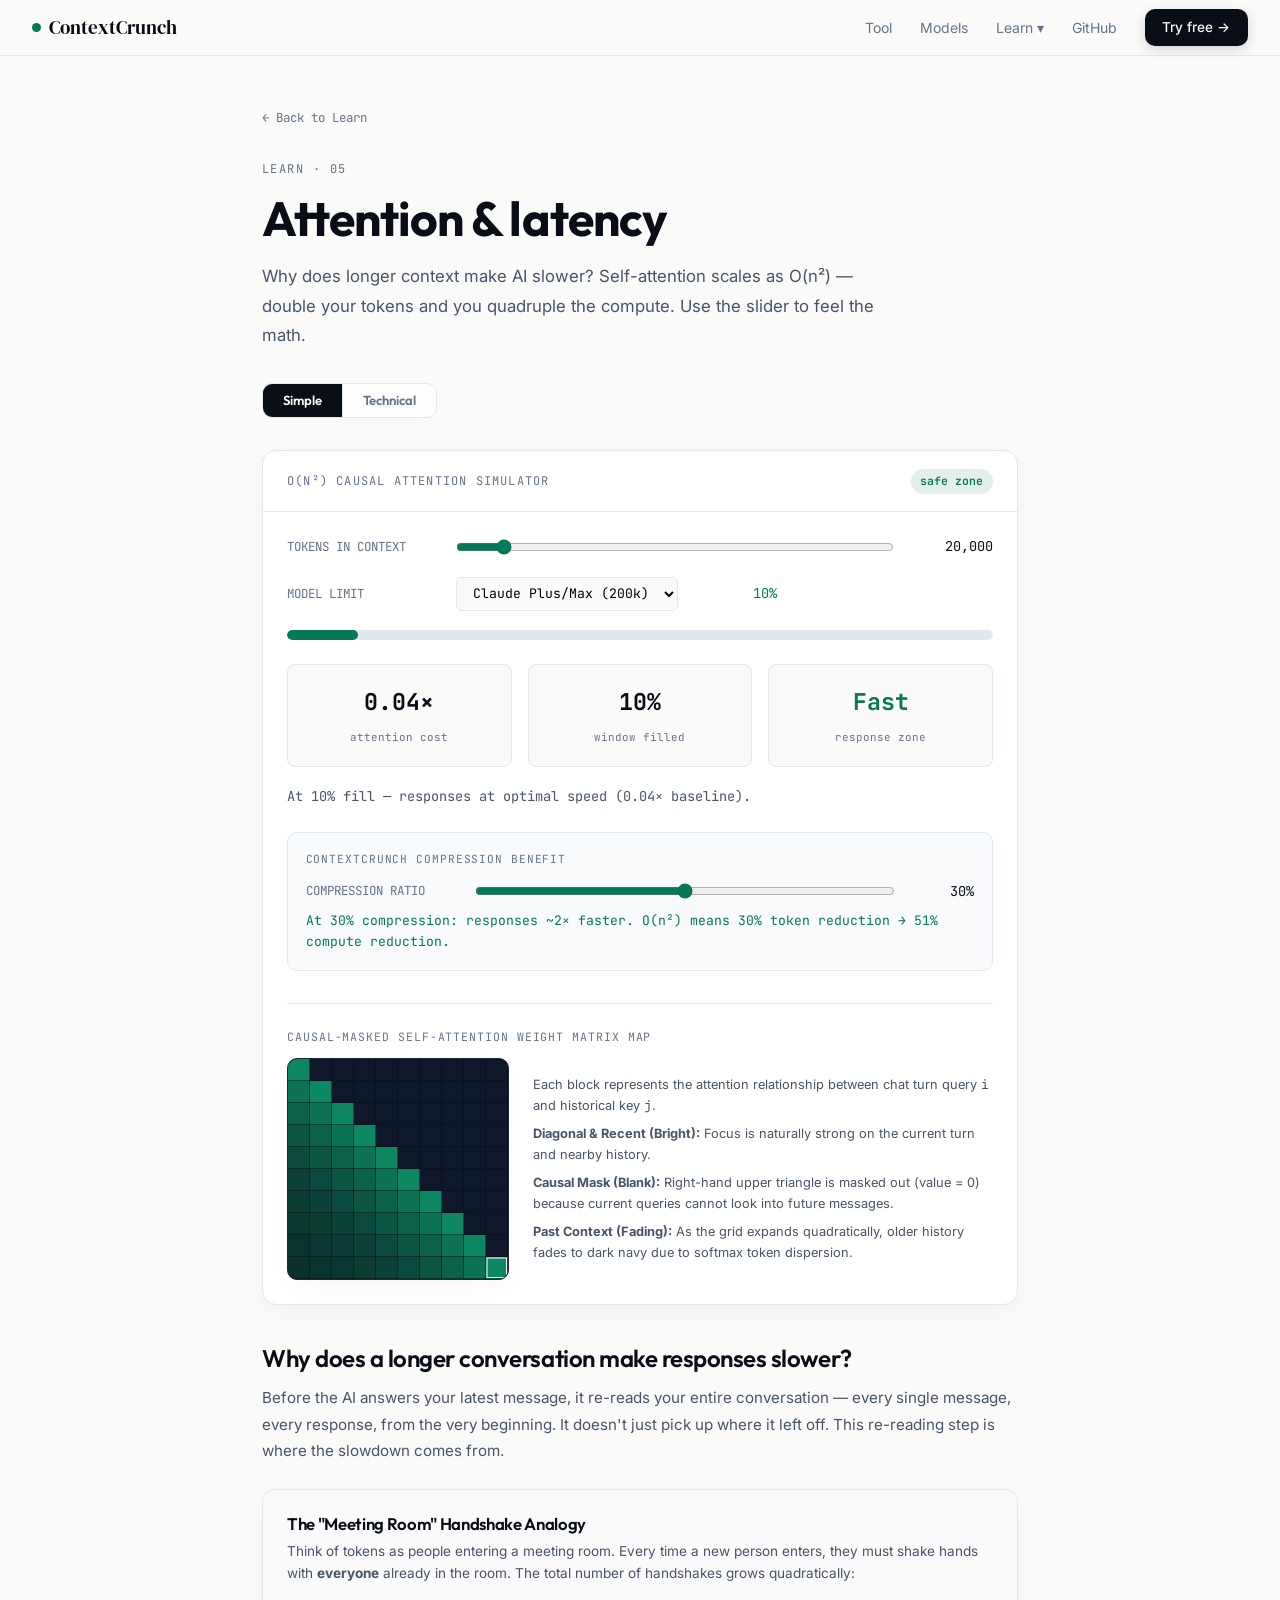
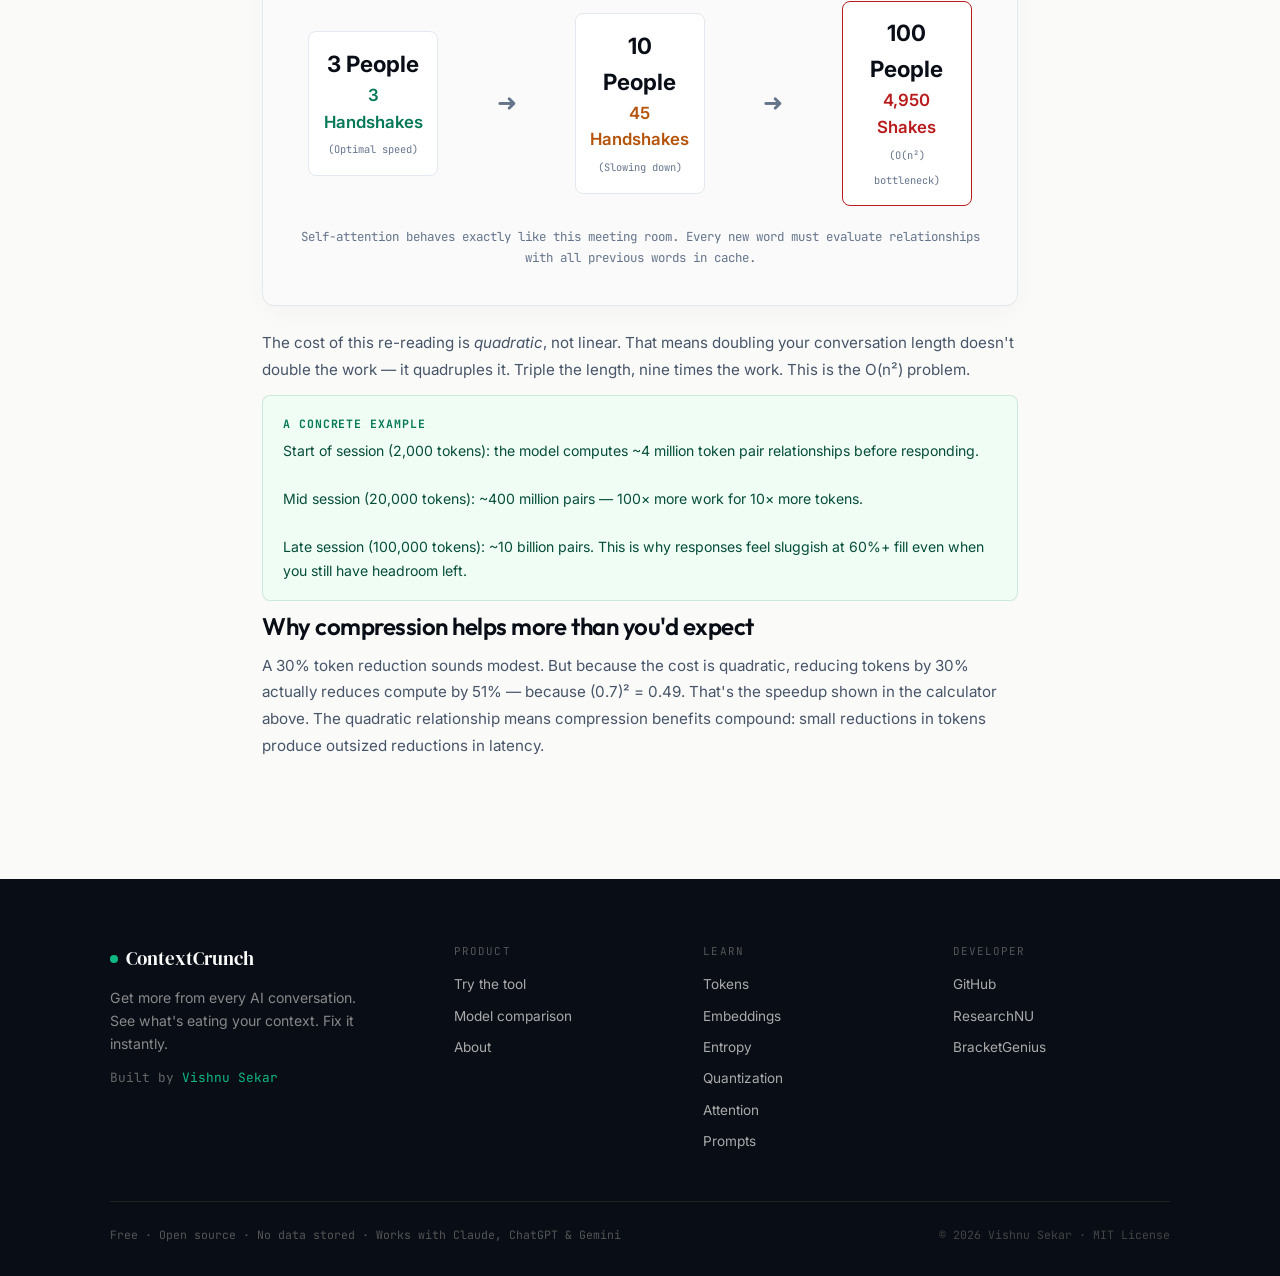
<file: frontend/learn/attention.html>
<!DOCTYPE html>
<html lang="en">
<head>
<meta charset="UTF-8">
<meta name="viewport" content="width=device-width,initial-scale=1.0">
<title>ContextCrunch — Attention and Latency</title>

<link href="https://fonts.googleapis.com/css2?family=DM+Serif+Display:ital@0;1&family=Outfit:wght@400;500;600;700&family=Inter:wght@400;500;600;700&family=JetBrains+Mono:wght@400;500;600&display=swap" rel="stylesheet">
<link rel="stylesheet" href="../shared/style.css">

<style>
.lp{max-width:820px;margin:0 auto;padding:3rem 2rem 5rem}
.back{font-family:var(--mono);font-size:.78rem;color:var(--muted);display:inline-block;margin-bottom:2rem}
.demo-box{background:white;border:1px solid var(--border);border-radius:14px;overflow:hidden;margin-bottom:2.5rem;box-shadow:var(--shadow-premium)}
.demo-hdr{padding:1.1rem 1.5rem;border-bottom:1px solid var(--border);display:flex;align-items:center;justify-content:space-between;flex-wrap:wrap;gap:.5rem}
.demo-hdr-title{font-family:var(--mono);font-size:.75rem;color:var(--muted);text-transform:uppercase;letter-spacing:.1em}
.demo-body{padding:1.5rem}
.slider-row{display:flex;align-items:center;gap:1.2rem;margin-bottom:1.2rem;flex-wrap:wrap}
.slider-label{font-family:var(--mono);font-size:.78rem;color:var(--muted);min-width:150px;text-transform:uppercase}
.cost-grid{display:grid;grid-template-columns:repeat(3,1fr);gap:1rem;margin-top:1.2rem}
.cost-card{background:var(--white);border:1px solid var(--border);border-radius:8px;padding:1.1rem;text-align:center;transition:transform 0.2s;}
.cost-card:hover{transform:translateY(-1px);box-shadow:var(--shadow-premium)}
.cost-num{font-family:var(--mono);font-weight:700;font-size:1.45rem;display:block;margin-bottom:.2rem;color:var(--black)}
.cost-lbl{font-family:var(--mono);font-size:.68rem;color:var(--muted)}
.cs{margin-bottom:2.5rem}
.cs h2{font-family:var(--header);font-size:1.5rem;margin-bottom:.75rem}
.cs p{font-size:.95rem;color:#475569;line-height:1.75;margin-bottom:.75rem}
.formula{background:#f8fafc;border:1px solid var(--border);border-left:3px solid var(--black);border-radius:8px;padding:1rem 1.25rem;font-family:var(--mono);font-size:.82rem;line-height:1.8;white-space:pre;overflow-x:auto;margin:.75rem 0}
.code-block{background:#0f172a;color:#f8fafc;border-radius:8px;padding:1.25rem;font-family:var(--mono);font-size:.8rem;line-height:1.7;overflow-x:auto;margin:.75rem 0;white-space:pre;border:1px solid #1e293b}
.insight-box{background:var(--accent-light);border:1px solid rgba(4,120,87,0.15);border-radius:8px;padding:1.1rem 1.25rem;margin:.75rem 0;font-size:.88rem;color:#064e3b;line-height:1.7}
.insight-box strong{font-family:var(--mono);font-size:.72rem;text-transform:uppercase;letter-spacing:.08em;display:block;margin-bottom:.35rem;color:var(--accent)}
</style>
</head>
<body>
<div id="nav-root"></div>
<main>
<div class="lp">
  <a href="index.html" class="back">← Back to Learn</a>
  <span class="section-label">Learn · 05</span>
  <h1 style="font-family:var(--header);font-weight:700;font-size:clamp(2rem,4vw,3rem);margin-bottom:1rem">Attention &amp; latency</h1>
  <p style="font-size:1.05rem;color:#475569;line-height:1.75;margin-bottom:2rem;max-width:620px">Why does longer context make AI slower? Self-attention scales as O(n²) — double your tokens and you quadruple the compute. Use the slider to feel the math.</p>

  <div class="level-toggle" style="margin-bottom:2rem">
    <button class="level-btn active" onclick="setLevel('simple',this,levels)">Simple</button>
    <button class="level-btn" onclick="setLevel('technical',this,levels)">Technical</button>
  </div>

  <!-- LIVE O(n²) CALCULATOR -->
  <div class="demo-box">
    <div class="demo-hdr">
      <span class="demo-hdr-title">O(n²) causal attention simulator</span>
      <span id="zone-badge" style="font-family:var(--mono);font-size:.72rem;font-weight:600;padding:.2rem .6rem;border-radius:100px;background:#e2f0e9;color:var(--accent)">safe zone</span>
    </div>
    <div class="demo-body">
      <div class="slider-row">
        <label class="slider-label">Tokens in context</label>
        <input type="range" id="tok-slider" min="1000" max="200000" step="1000" value="20000" oninput="calcAttn()" style="flex:1; accent-color:var(--accent)">
        <span style="font-family:var(--mono);font-size:.85rem;min-width:80px;text-align:right" id="tok-val">20,000</span>
      </div>
      <div class="slider-row">
        <label class="slider-label">Model limit</label>
        <select id="model-limit" onchange="calcAttn()" style="font-family:var(--mono);font-size:.82rem;padding:.4rem .75rem;border:1px solid var(--border);border-radius:6px;background:var(--white);outline:none">
          <option value="40000">Claude Free (40k)</option>
          <option value="200000" selected>Claude Plus/Max (200k)</option>
          <option value="1000000">Claude Pro (1M)</option>
          <option value="32000">ChatGPT Free (32k)</option>
          <option value="272000">ChatGPT Plus (272k)</option>
          <option value="1048576">Gemini Free/Pro (1M)</option>
        </select>
        <span style="font-family:var(--mono);font-size:.85rem;min-width:80px;text-align:right" id="pct-val">10%</span>
      </div>
      <div style="background:var(--border);border-radius:100px;height:10px;margin-bottom:1.5rem;overflow:hidden">
        <div id="fill-bar" style="height:100%;border-radius:100px;background:var(--accent);transition:width .4s cubic-bezier(0.34, 1.56, 0.64, 1),background .4s;width:10%"></div>
      </div>
      
      <div class="cost-grid">
        <div class="cost-card"><span class="cost-num" id="mult-val">0.04×</span><span class="cost-lbl">attention cost</span></div>
        <div class="cost-card"><span class="cost-num" id="pct-display">10%</span><span class="cost-lbl">window filled</span></div>
        <div class="cost-card"><span class="cost-num" id="zone-val" style="color:var(--accent)">Fast</span><span class="cost-lbl">response zone</span></div>
      </div>
      
      <div style="font-size:.85rem;color:#475569;margin-top:1.2rem;font-family:var(--mono);line-height:1.6" id="attn-msg"></div>
      
      <div style="margin-top:1.5rem;padding:1.1rem;background:#f8fafc;border:1px solid var(--border);border-radius:10px">
        <div style="font-family:var(--mono);font-size:.7rem;color:var(--muted);text-transform:uppercase;letter-spacing:.08em;margin-bottom:.75rem">ContextCrunch compression benefit</div>
        <div class="slider-row" style="margin-bottom:.5rem">
          <label class="slider-label">Compression ratio</label>
          <input type="range" id="comp-slider" min="0" max="60" step="5" value="30" oninput="calcAttn()" style="flex:1; accent-color:var(--accent)">
          <span style="font-family:var(--mono);font-size:.85rem;min-width:60px;text-align:right" id="comp-val">30%</span>
        </div>
        <div style="font-family:var(--mono);font-size:.82rem;color:var(--accent)" id="speedup-msg"></div>
      </div>

      <!-- Live programmatic attention weight matrix visualizer (Casual Masked) -->
      <div style="margin-top:2rem; border-top: 1px solid var(--border); padding-top: 1.5rem;">
        <div style="font-family:var(--mono); font-size:.72rem; color:var(--muted); text-transform:uppercase; letter-spacing:.08em; margin-bottom:.75rem">Causal-Masked Self-Attention Weight Matrix Map</div>
        <div style="display:flex; gap:1.5rem; align-items:center; flex-wrap:wrap; justify-content:center;">
          <canvas id="attn-matrix-canvas" width="220" height="220" style="background:#090d16; border-radius:10px; border:1px solid #1e293b; box-shadow:var(--shadow-premium)"></canvas>
          <div style="flex:1; min-width:200px; font-size:.8rem; color:#475569; line-height:1.6">
            <p style="margin-bottom:.5rem">Each block represents the attention relationship between chat turn query <span style="font-family:var(--mono)">i</span> and historical key <span style="font-family:var(--mono)">j</span>.</p>
            <p style="margin-bottom:.5rem"><strong>Diagonal &amp; Recent (Bright):</strong> Focus is naturally strong on the current turn and nearby history.</p>
            <p style="margin-bottom:.5rem"><strong>Causal Mask (Blank):</strong> Right-hand upper triangle is masked out (value = 0) because current queries cannot look into future messages.</p>
            <p><strong>Past Context (Fading):</strong> As the grid expands quadratically, older history fades to dark navy due to softmax token dispersion.</p>
          </div>
        </div>
      </div>

    </div>
  </div>

  <div id="level-content"></div>
</div>
</main>
<div id="footer-root"></div>
<script src="../shared/nav.js"></script>
<script src="../shared/footer.js"></script>
<script src="../js/api.js"></script>
<script src="../js/learn-base.js"></script>
<script>
function drawAttnMatrix(turns) {
  const canvas = document.getElementById('attn-matrix-canvas');
  if(!canvas) return;
  const ctx = canvas.getContext('2d');
  const w = canvas.width;
  const h = canvas.height;
  ctx.clearRect(0, 0, w, h);
  
  // Grid counts: clamp turns to avoid too tiny boxes
  const gridCount = Math.max(4, Math.min(turns, 25));
  const size = w / gridCount;
  
  for(let i=0; i<gridCount; i++) {
    for(let j=0; j<gridCount; j++) {
      if(j > i) {
        // Causal Masking: Query cannot look ahead into the future
        ctx.fillStyle = '#0f172a';
        ctx.fillRect(j*size, i*size, size - 0.5, size - 0.5);
      } else {
        // Compute decay attention factor: diagonal is strongest, decays with distance (i - j)
        // More total turns disperses softmax attention, fading everything
        const distance = i - j;
        const base = Math.exp(-distance * 0.25);
        const dispersion = Math.max(0.1, 1 - (gridCount / 30));
        const weight = base * dispersion;
        
        // Render bright emerald-green for high weight, dark teal/blue for decayed weights
        const alpha = (0.15 + weight * 0.85).toFixed(3);
        ctx.fillStyle = `rgba(16, 185, 129, ${alpha})`;
        ctx.fillRect(j*size, i*size, size - 0.5, size - 0.5);
        
        // Highlight active query cursor (current turn)
        if(i === gridCount - 1 && j === i) {
          ctx.strokeStyle = '#ffffff';
          ctx.lineWidth = 1;
          ctx.strokeRect(j*size + 1, i*size + 1, size - 2.5, size - 2.5);
        }
      }
    }
  }
}

function calcAttn(){
  const tokens=parseInt(document.getElementById('tok-slider').value);
  const limit=parseInt(document.getElementById('model-limit').value);
  const comp=parseInt(document.getElementById('comp-slider').value);
  const pct=Math.min(Math.round((tokens/limit)*100),100);
  const mult=Math.round((pct/50)**2*100)/100;
  const compPct=(1-(1-comp/100)**2)*100;
  document.getElementById('tok-val').textContent=tokens.toLocaleString();
  document.getElementById('pct-val').textContent=pct+'%';
  document.getElementById('pct-display').textContent=pct+'%';
  document.getElementById('mult-val').textContent=mult+'×';
  document.getElementById('comp-val').textContent=comp+'%';
  document.getElementById('speedup-msg').textContent=comp>0?`At ${comp}% compression: responses ~${Math.round(1/(1-comp/100)**2*10)/10}× faster. O(n²) means ${comp}% token reduction → ${Math.round(compPct)}% compute reduction.`:'No compression applied.';
  const fillBar=document.getElementById('fill-bar');
  fillBar.style.width=pct+'%';
  let zone,color,bgColor,msg;
  if(pct<40){
    zone='Fast';
    color='var(--accent)';
    bgColor='#e2f0e9';
    msg=`At ${pct}% fill — responses at optimal speed (${mult}× baseline).`;
  } else if(pct<70){
    zone='Slowing';
    color='var(--warn)';
    bgColor='#fffbeb';
    msg=`At ${pct}% fill — responses ~${mult}× slower than conversation start.`;
  } else{
    zone='Slow';
    color='var(--danger)';
    bgColor='#fee2e2';
    msg=`At ${pct}% fill — responses ~${mult}× slower. Compression strongly recommended.`;
  }
  fillBar.style.background=color;
  document.getElementById('zone-val').textContent=zone;
  document.getElementById('zone-val').style.color=color;
  
  const badge = document.getElementById('zone-badge');
  badge.textContent=pct<40?'safe zone':pct<70?'warning zone':'danger zone';
  badge.style.color=color;
  badge.style.background=bgColor;
  
  document.getElementById('attn-msg').textContent=msg;
  document.getElementById('pct-val').style.color=color;
  
  // Calculate simulated turn count based on 2,000 tokens per turn
  const simulatedTurns = Math.ceil(tokens / 2000);
  drawAttnMatrix(simulatedTurns);
}
calcAttn();

const levels = {
  simple: `
    <div class="cs">
      <h2>Why does a longer conversation make responses slower?</h2>
      <p>Before the AI answers your latest message, it re-reads your entire conversation — every single message, every response, from the very beginning. It doesn't just pick up where it left off. This re-reading step is where the slowdown comes from.</p>
      
      <!-- SIMPLE HANDSHAKE ANALOGY GRAPHIC -->
      <div style="background:#fafafa; border:1px solid var(--border); border-radius:12px; padding:1.5rem; margin:1.5rem 0; box-shadow:var(--shadow-premium)">
        <h4 style="font-family:var(--header); font-weight:600; font-size:1.05rem; margin-bottom:.5rem; color:var(--black)">The "Meeting Room" Handshake Analogy</h4>
        <p style="font-size:.85rem; color:#475569; line-height:1.6; margin-bottom:1rem">Think of tokens as people entering a meeting room. Every time a new person enters, they must shake hands with <strong>everyone</strong> already in the room. The total number of handshakes grows quadratically:</p>
        
        <div style="display:flex; justify-content:space-around; align-items:center; flex-wrap:wrap; gap:1rem; text-align:center;">
          <div style="background:#ffffff; padding:0.85rem; border-radius:8px; border:1px solid var(--border); width:130px;">
            <span style="font-size:1.4rem; font-weight:700; color:var(--black); display:block">3 People</span>
            <span style="font-size:1.05rem; font-weight:600; color:var(--accent); display:block">3 Handshakes</span>
            <span style="font-size:.65rem; color:var(--muted); font-family:var(--mono)">(Optimal speed)</span>
          </div>
          <div style="font-size:1.5rem; color:var(--muted)">➜</div>
          <div style="background:#ffffff; padding:0.85rem; border-radius:8px; border:1px solid var(--border); width:130px;">
            <span style="font-size:1.4rem; font-weight:700; color:var(--black); display:block">10 People</span>
            <span style="font-size:1.05rem; font-weight:600; color:var(--warn); display:block">45 Handshakes</span>
            <span style="font-size:.65rem; color:var(--muted); font-family:var(--mono)">(Slowing down)</span>
          </div>
          <div style="font-size:1.5rem; color:var(--muted)">➜</div>
          <div style="background:#ffffff; padding:0.85rem; border-radius:8px; border:1.5px solid var(--danger); width:130px;">
            <span style="font-size:1.4rem; font-weight:700; color:var(--black); display:block">100 People</span>
            <span style="font-size:1.05rem; font-weight:600; color:var(--danger); display:block">4,950 Shakes</span>
            <span style="font-size:.65rem; color:var(--muted); font-family:var(--mono)">(O(n²) bottleneck)</span>
          </div>
        </div>
        <p style="font-size:.78rem; color:var(--muted); margin-top:1.2rem; font-family:var(--mono); text-align:center;">Self-attention behaves exactly like this meeting room. Every new word must evaluate relationships with all previous words in cache.</p>
      </div>

      <p>The cost of this re-reading is <em>quadratic</em>, not linear. That means doubling your conversation length doesn't double the work — it quadruples it. Triple the length, nine times the work. This is the O(n²) problem.</p>
      <div class="insight-box">
        <strong>A concrete example</strong>
        Start of session (2,000 tokens): the model computes ~4 million token pair relationships before responding.<br><br>
        Mid session (20,000 tokens): ~400 million pairs — 100× more work for 10× more tokens.<br><br>
        Late session (100,000 tokens): ~10 billion pairs. This is why responses feel sluggish at 60%+ fill even when you still have headroom left.
      </div>
      <h2>Why compression helps more than you'd expect</h2>
      <p>A 30% token reduction sounds modest. But because the cost is quadratic, reducing tokens by 30% actually reduces compute by 51% — because (0.7)² = 0.49. That's the speedup shown in the calculator above. The quadratic relationship means compression benefits compound: small reductions in tokens produce outsized reductions in latency.</p>
    </div>`,
  technical: `
    <div class="cs">
      <h2>Self-attention is O(n²) — here's exactly why</h2>
      <p>The attention mechanism computes a weighted combination of all token values, where the weights come from comparing every token against every other token. For n tokens, that's n² comparisons — one for each pair. This is not an implementation choice. It's fundamental to how attention works.</p>
      <div class="formula">Attention(Q, K, V) = softmax(QKᵀ / √d_k) · V

Where:
  Q ∈ ℝⁿˣᵈ  — query matrix  (each token asking a question)
  K ∈ ℝⁿˣᵈ  — key matrix    (each token providing an answer)
  V ∈ ℝⁿˣᵈ  — value matrix  (the actual content to retrieve)
  d_k        — key dimension (scaling to prevent vanishing gradients)

QKᵀ produces an n×n attention matrix — n² values.
Each value scores how much token i should attend to token j.

Time complexity:  O(n²·d)
Space complexity: O(n²)

ContextCrunch latency model (empirical):
  multiplier = (fill_pct / 50)²
  At 50% fill = 1× baseline
  At 75% fill = 2.25× baseline
  At 100% fill = 4× baseline

Compression speedup at ratio ρ:
  speedup = 1 / (1 - ρ)²
  ρ = 0.30 → 1/(0.70)² = 2.04× faster
  ρ = 0.50 → 1/(0.50)² = 4.00× faster</div>
      <div class="code-block">import numpy as np

def attention(Q: np.ndarray, K: np.ndarray, V: np.ndarray) -> np.ndarray:
    """
    Scaled dot-product attention. O(n²·d) time, O(n²) space.
    The n×n matrix QK^T is the bottleneck for long-context inference.
    """
    d_k    = Q.shape[-1]
    scores = (Q @ K.T) / np.sqrt(d_k)       # n×n — n² values computed here
    exp_s  = np.exp(scores - scores.max(-1, keepdims=True))
    w      = exp_s / exp_s.sum(-1, keepdims=True)  # softmax
    return w @ V                                    # weighted sum of values

# Pair count grows quadratically
n_10k   = 10_000;  print(f"10k tokens:  {n_10k**2:,} pairs")    # 100,000,000
n_100k  = 100_000; print(f"100k tokens: {n_100k**2:,} pairs")   # 10,000,000,000

# FlashAttention note: reduces memory O(n²) → O(n) via tiling,
# but time complexity remains O(n²) — same number of operations,
# just fewer memory reads. Latency improves in practice but scaling holds.</div>
      <h2>KV cache and why it doesn't fully solve this</h2>
      <p>KV caching stores the computed key and value matrices between tokens so they don't need to be recomputed on each forward pass. This helps significantly — but the cache grows linearly with context length, consuming memory. And crucially, the attention computation over the full cached KV still requires attending to all n previous positions. The quadratic scaling of attention scores persists even with caching.</p>
    </div>`,
};
setLevel('simple', document.querySelector('.level-btn'), levels);
</script>
</body>
</html>
</file>
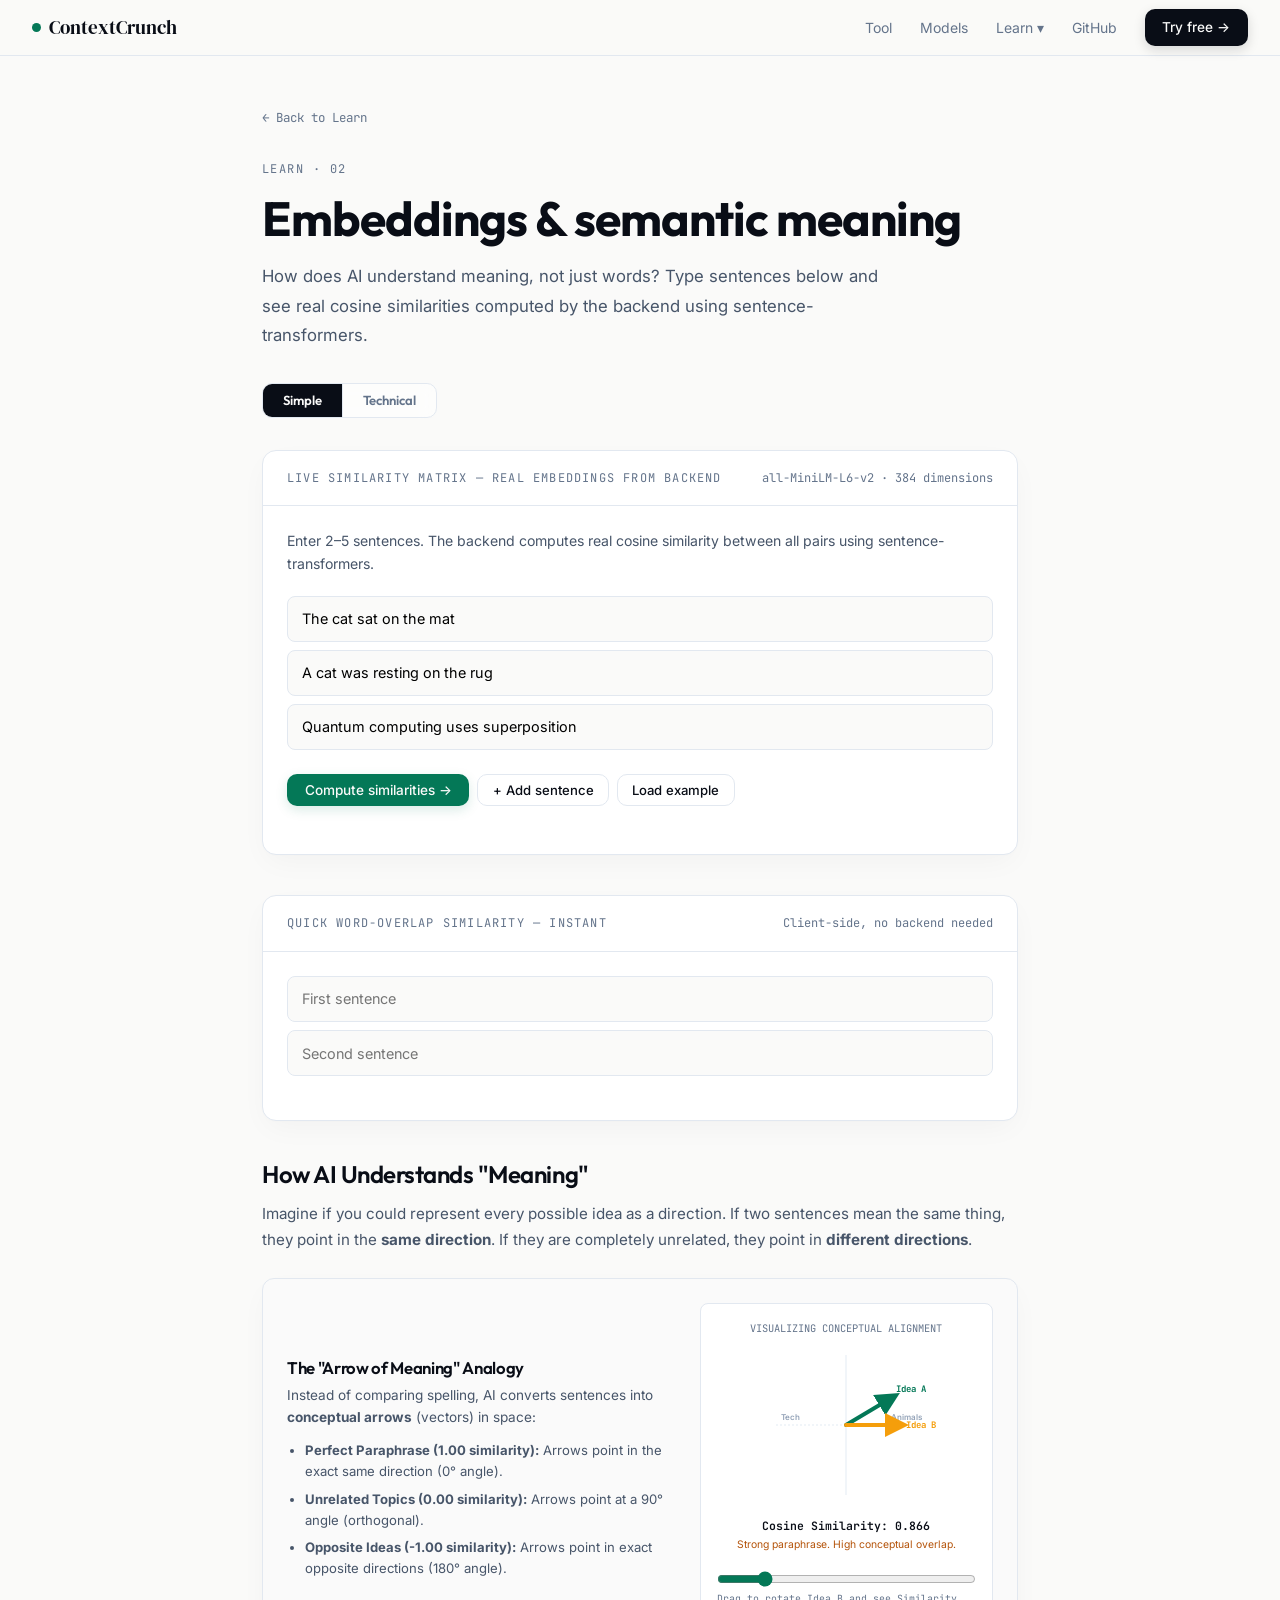
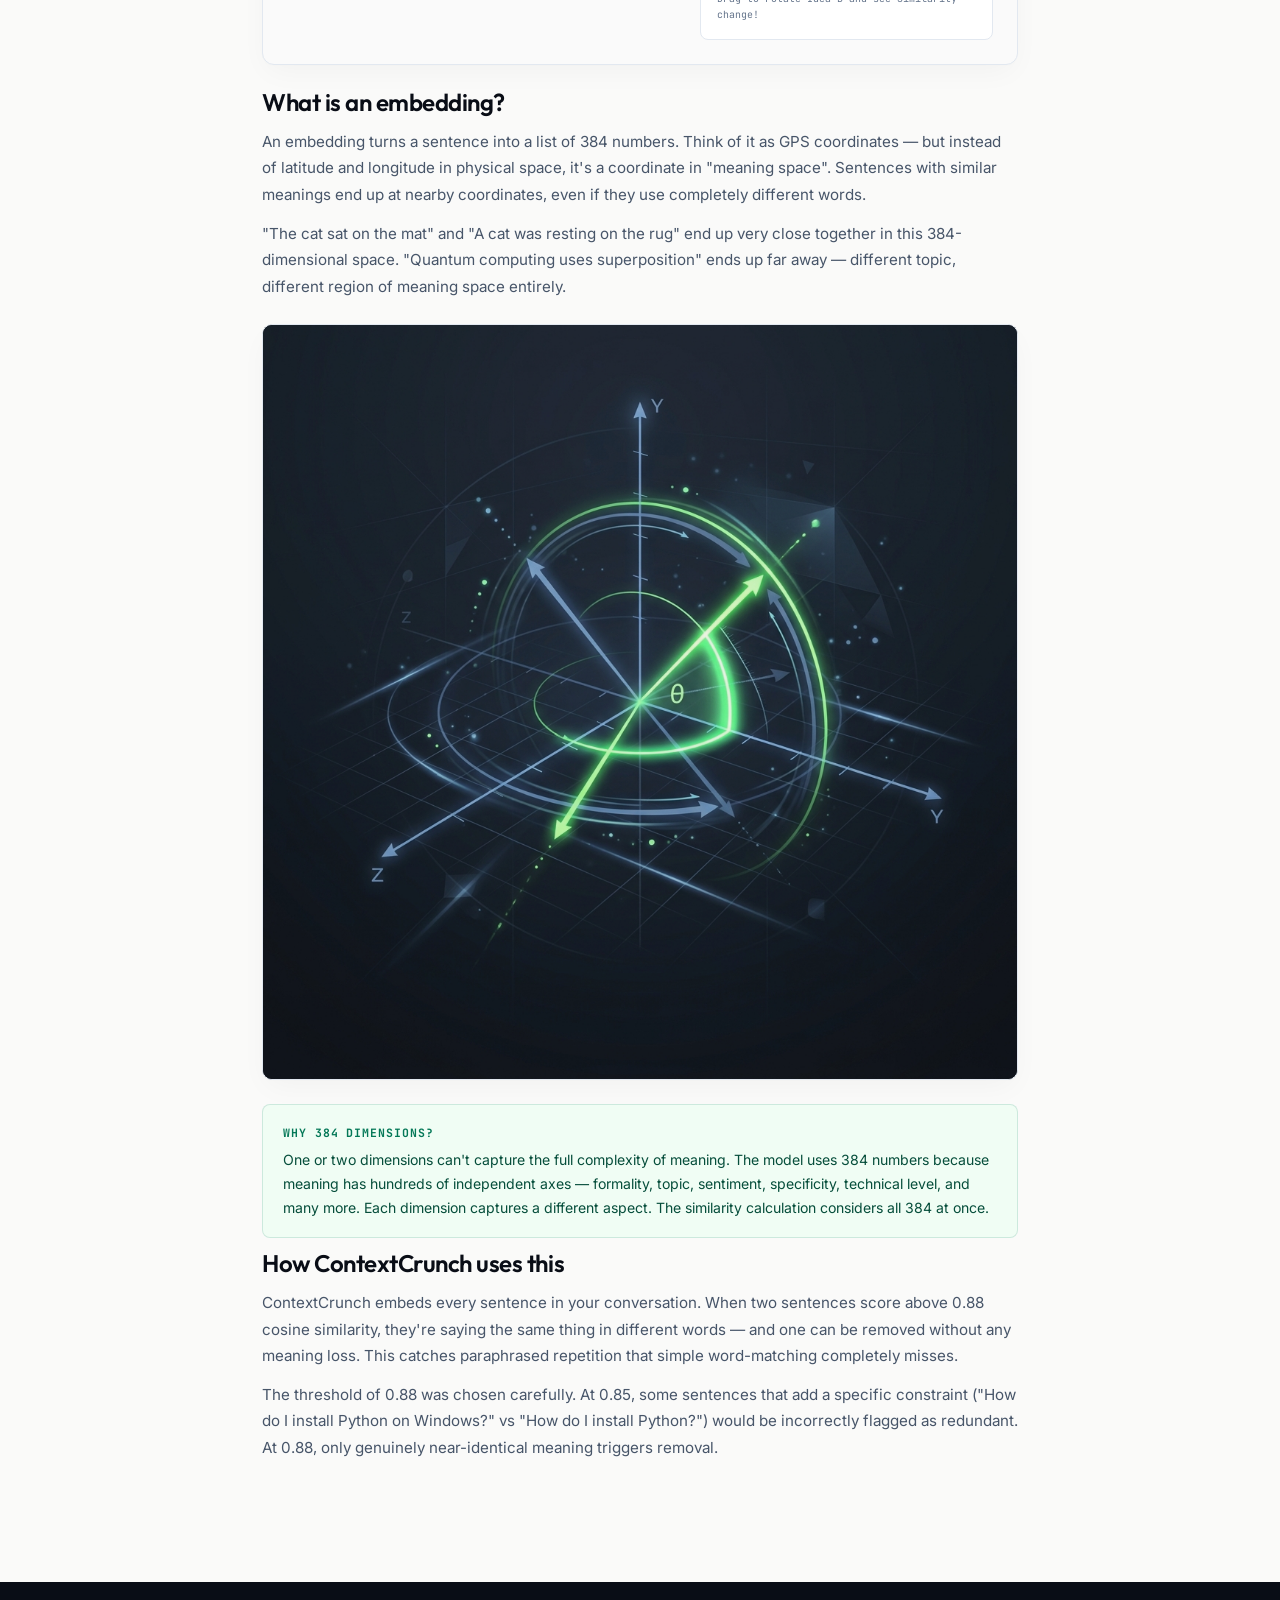
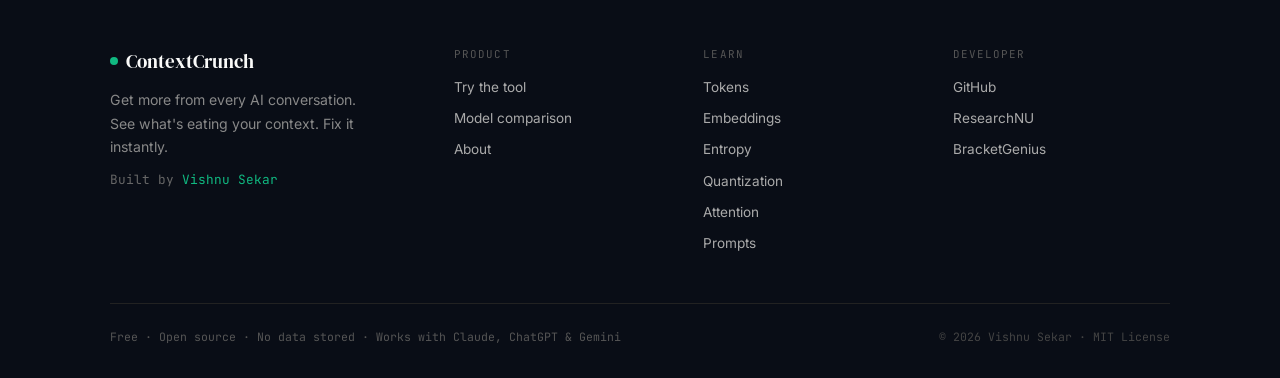
<file: frontend/learn/embeddings.html>
<!DOCTYPE html>
<html lang="en">
<head>
<meta charset="UTF-8">
<meta name="viewport" content="width=device-width,initial-scale=1.0">
<title>ContextCrunch — Embeddings & Semantic Meaning</title>

<link href="https://fonts.googleapis.com/css2?family=DM+Serif+Display:ital@0;1&family=Outfit:wght@400;500;600;700&family=Inter:wght@400;500;600;700&family=JetBrains+Mono:wght@400;500;600&display=swap" rel="stylesheet">
<link rel="stylesheet" href="../shared/style.css">

<style>
.lp{max-width:820px;margin:0 auto;padding:3rem 2rem 5rem}
.back{font-family:var(--mono);font-size:.78rem;color:var(--muted);display:inline-block;margin-bottom:2rem}
.demo-box{background:white;border:1px solid var(--border);border-radius:14px;overflow:hidden;margin-bottom:2.5rem;box-shadow:var(--shadow-premium)}
.demo-hdr{padding:1.1rem 1.5rem;border-bottom:1px solid var(--border);display:flex;align-items:center;justify-content:space-between;flex-wrap:wrap;gap:.5rem}
.demo-hdr-title{font-family:var(--mono);font-size:.75rem;color:var(--muted);text-transform:uppercase;letter-spacing:.1em}
.demo-body{padding:1.5rem}
.sent-input{width:100%;border:1px solid var(--border);border-radius:8px;padding:.85rem;font-size:.9rem;background:var(--white);outline:none;margin-bottom:.5rem;box-sizing:border-box;transition:all 0.2s;}
.sent-input:focus{border-color:var(--accent);background:#fafafb;}
.sim-matrix{width:100%;border-collapse:collapse;font-family:var(--mono);font-size:.78rem;margin-top:1rem}
.sim-matrix th{padding:.6rem .75rem;background:#f8fafc;border:1px solid var(--border);font-weight:600;text-align:center;font-size:.72rem;color:var(--muted)}
.sim-matrix td{padding:.6rem .75rem;border:1px solid var(--border);text-align:center;font-weight:600;cursor:crosshair;transition:all 0.15s;}
.sim-matrix td:hover{transform:scale(1.05);box-shadow:var(--shadow-premium);z-index:10;position:relative;}
.redundant-list{margin-top:1.5rem}
.redundant-item{background:var(--warn-light);border:1px solid rgba(180, 83, 9, 0.15);border-radius:8px;padding:.85rem 1.1rem;margin-bottom:.5rem;font-size:.85rem;color:#7a3a10;line-height:1.5}
.cs{margin-bottom:2.5rem}
.cs h2{font-family:var(--header);font-size:1.5rem;margin-bottom:.75rem}
.cs p{font-size:.95rem;color:#475569;line-height:1.75;margin-bottom:.75rem}
.formula{background:#f8fafc;border:1px solid var(--border);border-left:3px solid var(--black);border-radius:8px;padding:1rem 1.25rem;font-family:var(--mono);font-size:.82rem;line-height:1.8;white-space:pre;overflow-x:auto;margin:.75rem 0}
.code-block{background:#0f172a;color:#f8fafc;border-radius:8px;padding:1.25rem;font-family:var(--mono);font-size:.8rem;line-height:1.7;overflow-x:auto;margin:.75rem 0;white-space:pre;border:1px solid #1e293b}
.insight-box{background:var(--accent-light);border:1px solid rgba(4,120,87,0.15);border-radius:8px;padding:1.1rem 1.25rem;margin:.75rem 0;font-size:.88rem;color:#064e3b;line-height:1.7}
.insight-box strong{font-family:var(--mono);font-size:.72rem;text-transform:uppercase;letter-spacing:.08em;display:block;margin-bottom:.35rem;color:var(--accent)}
</style>
</head>
<body>
<div id="nav-root"></div>
<main>
<div class="lp">
  <a href="index.html" class="back">← Back to Learn</a>
  <span class="section-label">Learn · 02</span>
  <h1 style="font-family:var(--header);font-weight:700;font-size:clamp(2rem,4vw,3rem);margin-bottom:1rem">Embeddings &amp; semantic meaning</h1>
  <p style="font-size:1.05rem;color:#475569;line-height:1.75;margin-bottom:2rem;max-width:620px">How does AI understand meaning, not just words? Type sentences below and see real cosine similarities computed by the backend using sentence-transformers.</p>

  <div class="level-toggle" style="margin-bottom:2rem">
    <button class="level-btn active" onclick="setLevel('simple',this,levels)">Simple</button>
    <button class="level-btn" onclick="setLevel('technical',this,levels)">Technical</button>
  </div>

  <!-- LIVE SIMILARITY DEMO -->
  <div class="demo-box">
    <div class="demo-hdr">
      <span class="demo-hdr-title">Live similarity matrix — real embeddings from backend</span>
      <span style="font-family:var(--mono);font-size:.75rem;color:var(--muted)">all-MiniLM-L6-v2 · 384 dimensions</span>
    </div>
    <div class="demo-body">
      <p style="font-size:.88rem;color:#475569;margin-bottom:1.25rem">Enter 2–5 sentences. The backend computes real cosine similarity between all pairs using sentence-transformers.</p>
      <div id="sent-inputs">
        <input class="sent-input" placeholder="Sentence 1" value="The cat sat on the mat">
        <input class="sent-input" placeholder="Sentence 2" value="A cat was resting on the rug">
        <input class="sent-input" placeholder="Sentence 3" value="Quantum computing uses superposition">
      </div>
      <div style="display:flex;gap:.5rem;margin-top:1rem;flex-wrap:wrap">
        <button class="btn btn-accent" onclick="runEmbeddings()" style="font-size:.85rem;padding:.45rem 1.1rem">Compute similarities →</button>
        <button class="btn btn-secondary" onclick="addSentence()" style="font-size:.82rem;padding:.45rem .9rem">+ Add sentence</button>
        <button class="btn btn-secondary" onclick="loadEmbedExample()" style="font-size:.82rem;padding:.45rem .9rem">Load example</button>
      </div>
      
      <!-- Combined Similarity Matrix and Vector Visualizer -->
      <div id="emb-result" style="margin-top:1.5rem"></div>
    </div>
  </div>

  <!-- INSTANT CLIENT-SIDE SIMILARITY -->
  <div class="demo-box">
    <div class="demo-hdr">
      <span class="demo-hdr-title">Quick word-overlap similarity — instant</span>
      <span style="font-family:var(--mono);font-size:.75rem;color:var(--muted)">Client-side, no backend needed</span>
    </div>
    <div class="demo-body">
      <input style="width:100%;border:1px solid var(--border);border-radius:8px;padding:.85rem;font-size:.9rem;background:var(--white);outline:none;margin-bottom:.5rem;box-sizing:border-box;transition:all 0.2s;" id="sim-a" placeholder="First sentence" oninput="quickSim()">
      <input style="width:100%;border:1px solid var(--border);border-radius:8px;padding:.85rem;font-size:.9rem;background:var(--white);outline:none;margin-bottom:1.25rem;box-sizing:border-box;transition:all 0.2s;" id="sim-b" placeholder="Second sentence" oninput="quickSim()">
      
      <div id="quick-sim-result" style="background:#f8fafc;border:1px solid var(--border);border-radius:10px;padding:1.25rem;display:none">
        <div style="display:flex;align-items:center;justify-content:space-between;margin-bottom:.5rem">
          <span style="font-family:var(--mono);font-size:.72rem;color:var(--muted);text-transform:uppercase;letter-spacing:.05em">Word overlap similarity</span>
          <span style="font-family:var(--mono);font-weight:700;font-size:1.45rem" id="quick-score">—</span>
        </div>
        <div style="background:var(--border);border-radius:100px;height:8px;overflow:hidden;margin-bottom:.5rem">
          <div id="quick-bar" style="height:100%;border-radius:100px;transition:width .4s,background .4s;background:var(--accent);width:0%"></div>
        </div>
        <div style="font-size:.85rem;color:#475569;font-style:italic" id="quick-interp"></div>
        <div style="font-size:.7rem;color:var(--muted);font-family:var(--mono);margin-top:.6rem;border-top:1px solid var(--border);padding-top:.5rem">Note: Real cosine similarity on 384-dimensional embeddings (above) measures conceptual alignment, which catches synonym matches.</div>
      </div>
    </div>
  </div>

  <div id="level-content"></div>
</div>
</main>
<div id="footer-root"></div>
<script src="../shared/nav.js"></script>
<script src="../shared/footer.js"></script>
<script src="../js/api.js"></script>
<script src="../js/learn-base.js"></script>
<script>
const EMB_EXAMPLES=[
  ['The cat sat on the mat','A cat was resting on the rug','Quantum computing uses superposition','Machine learning requires large datasets'],
  ['ContextCrunch compresses AI conversations','We reduce token usage in chat sessions','The weather is sunny today','Neural networks learn from data'],
];
let embExIdx=0;

function addSentence(){
  const div=document.getElementById('sent-inputs');
  if(div.children.length>=5) return;
  const inp=document.createElement('input');
  inp.className='sent-input';
  inp.placeholder=`Sentence ${div.children.length+1}`;
  div.appendChild(inp);
}

function loadEmbedExample(){
  const ex=EMB_EXAMPLES[embExIdx++%EMB_EXAMPLES.length];
  const inputs=document.getElementById('sent-inputs');
  while(inputs.children.length<ex.length){const inp=document.createElement('input');inp.className='sent-input';inputs.appendChild(inp);}
  while(inputs.children.length>ex.length)inputs.removeChild(inputs.lastChild);
  ex.forEach((s,i)=>inputs.children[i].value=s);
  runEmbeddings();
}

let activeSentences = [];

async function runEmbeddings(){
  const sentences=[...document.querySelectorAll('#sent-inputs .sent-input')].map(i=>i.value.trim()).filter(s=>s.length>3);
  if(sentences.length<2){alert('Enter at least 2 sentences');return;}
  activeSentences = sentences;
  
  demoLoading('emb-result','Computing real 384-dimensional embeddings');
  try{
    const r=await API.demoEmbeddings(sentences);
    let html=`<div style="font-family:var(--mono);font-size:.72rem;color:var(--muted);margin-bottom:.75rem;text-transform:uppercase;letter-spacing:.08em">Cosine similarity matrix (hover cells to visualize geometry)</div>`;
    html+=`<div style="display:flex; gap:1.5rem; align-items:start; flex-wrap:wrap; justify-content:center;">`;
    
    // Left side: table
    html+=`<div style="flex:1.2; min-width:280px;"><table class="sim-matrix"><tr><th></th>${sentences.map((_,i)=>`<th>S${i+1}</th>`).join('')}</tr>`;
    for(let i=0;i<sentences.length;i++){
      html+=`<tr><th style="color:var(--black)">S${i+1}</th>`;
      for(let j=0;j<sentences.length;j++){
        const sim=r.similarities[i][j];
        const bg=i===j?'var(--border)':sim>0.82?'#fee2e2':sim>0.72?'#fef3c7':sim>0.5?'#e6f4ea':'var(--white)';
        const color=i===j?'var(--muted)':sim>0.82?'var(--danger)':sim>0.72?'var(--warn)':sim>0.5?'var(--accent)':'var(--black)';
        html+=`<td style="background:${bg};color:${color}" onmouseover="visualizeAngle(${sim}, ${i}, ${j})" onmouseleave="clearAngle()">${sim.toFixed(3)}</td>`;
      }
      html+='</tr>';
    }
    html+='</table></div>';
    
    // Right side: visualizer card
    html+=`<div style="flex:0.8; min-width:240px; display:flex; flex-direction:column; align-items:center;">`;
    html+=`<canvas id="vector-angle-canvas" width="180" height="180" style="background:#090d16; border-radius:10px; border:1px solid #1e293b; box-shadow:var(--shadow-premium); display:block; margin:0 auto;"></canvas>`;
    html+=`<div id="angle-info" style="font-family:var(--mono); font-size:.72rem; color:var(--muted); text-align:center; margin-top:.75rem; min-height:40px;">Hover cells to view vector angles</div>`;
    html+=`</div></div>`;
    
    html+=`<div style="margin-top:1.5rem; border-top:1px solid var(--border); padding-top:1rem;">${sentences.map((s,i)=>`<div style="font-size:.85rem;color:#475569;padding:.3rem 0"><span style="font-family:var(--mono);font-size:.72rem;color:var(--muted);font-weight:600">S${i+1}:</span> ${s}</div>`).join('')}</div>`;
    
    if(r.redundant_pairs.length>0){
      html+=`<div class="redundant-list"><div style="font-family:var(--mono);font-size:.72rem;color:var(--muted);text-transform:uppercase;letter-spacing:.08em;margin-bottom:.5rem">Redundant pairs (similarity &gt; 0.72)</div>`;
      html+=r.redundant_pairs.map(p=>`<div class="redundant-item">S${p.i+1} ↔ S${p.j+1} · similarity ${p.similarity.toFixed(3)} · <strong>redundant context: one of these can be safely removed</strong></div>`).join('');
      html+='</div>';
    }else{
      html+=`<div style="background:var(--accent-light);border:1px solid rgba(4,120,87,0.15);border-radius:8px;padding:.75rem 1rem;margin-top:1.25rem;font-size:.85rem;color:var(--accent)">No redundant pairs detected — sentences carry unique information.</div>`;
    }
    html+=`<div style="margin-top:1.25rem;font-size:.72rem;color:var(--muted);font-family:var(--mono)">First 6 indices of S1 embedded coordinates: [${r.embedding_sample.slice(0,6).map(v=>v.toFixed(4)).join(', ')}...]</div>`;
    
    document.getElementById('emb-result').innerHTML=html;
    drawVectorAngle(1.0, 0, 0); // draw baseline default
  }catch(e){ demoError('emb-result','Backend unavailable: '+e.message); }
}

function drawVectorAngle(sim, idxA, idxB) {
  const canvas = document.getElementById('vector-angle-canvas');
  if(!canvas) return;
  const ctx = canvas.getContext('2d');
  const w = canvas.width;
  const h = canvas.height;
  ctx.clearRect(0,0,w,h);
  
  const cx = w/2;
  const cy = h/2;
  const length = w * 0.35;
  
  // Calculate angle theta based on similarity score (cos theta = sim)
  const theta = Math.acos(Math.max(-1, Math.min(1, sim)));
  const deg = Math.round(theta * (180 / Math.PI));
  
  // Draw Coordinate Grid Lines
  ctx.strokeStyle = '#1e293b';
  ctx.lineWidth = 1;
  ctx.beginPath();
  ctx.moveTo(0, cy); ctx.lineTo(w, cy);
  ctx.moveTo(cx, 0); ctx.lineTo(cx, h);
  ctx.stroke();
  
  // Vector A: Baseline straight right (offset by -Math.PI/4 for visual styling)
  const baseAngle = -Math.PI / 4;
  const ax = cx + Math.cos(baseAngle) * length;
  const ay = cy + Math.sin(baseAngle) * length;
  
  // Vector B: Rotated by theta relative to Vector A
  const bx = cx + Math.cos(baseAngle + theta) * length;
  const by = cy + Math.sin(baseAngle + theta) * length;
  
  // Draw Angle Arc
  if(deg > 2) {
    ctx.strokeStyle = 'rgba(251, 191, 36, 0.4)';
    ctx.lineWidth = 1.5;
    ctx.beginPath();
    ctx.arc(cx, cy, length * 0.4, baseAngle, baseAngle + theta);
    ctx.stroke();
  }
  
  // Draw Vector A (Emerald)
  ctx.strokeStyle = '#10b981';
  ctx.lineWidth = 3;
  ctx.lineCap = 'round';
  ctx.beginPath();
  ctx.moveTo(cx, cy); ctx.lineTo(ax, ay);
  ctx.stroke();
  
  // Vector B (Golden/Cyan depending on similarity)
  ctx.strokeStyle = sim > 0.8 ? '#f59e0b' : '#3b82f6';
  ctx.lineWidth = 3;
  ctx.beginPath();
  ctx.moveTo(cx, cy); ctx.lineTo(bx, by);
  ctx.stroke();
  
  // Draw dots at heads
  ctx.fillStyle = '#10b981';
  ctx.beginPath(); ctx.arc(ax, ay, 4, 0, 2*Math.PI); ctx.fill();
  ctx.fillStyle = sim > 0.8 ? '#f59e0b' : '#3b82f6';
  ctx.beginPath(); ctx.arc(bx, by, 4, 0, 2*Math.PI); ctx.fill();
  
  // Center anchor
  ctx.fillStyle = '#ffffff';
  ctx.beginPath(); ctx.arc(cx, cy, 3, 0, 2*Math.PI); ctx.fill();
}

function visualizeAngle(sim, i, j) {
  drawVectorAngle(sim, i, j);
  const deg = Math.round(Math.acos(Math.max(-1, Math.min(1, sim))) * (180 / Math.PI));
  
  let label = '';
  if (i === j) label = `S${i+1} ↔ S${j+1} (Same)<br>Similarity: 1.000 · Angle: 0°`;
  else label = `S${i+1} ↔ S${j+1}<br>Similarity: ${sim.toFixed(3)} · Angle: ${deg}°`;
  
  document.getElementById('angle-info').innerHTML = label;
}

function clearAngle() {
  drawVectorAngle(1.0, 0, 0);
  document.getElementById('angle-info').textContent = 'Hover cells to view vector angles';
}

function quickSim(){
  const a=document.getElementById('sim-a').value.trim();
  const b=document.getElementById('sim-b').value.trim();
  if(!a||!b){document.getElementById('quick-sim-result').style.display='none';return;}
  const wA=new Set(a.toLowerCase().split(/\s+/).filter(w=>w.length>3));
  const wB=new Set(b.toLowerCase().split(/\s+/).filter(w=>w.length>3));
  const inter=[...wA].filter(w=>wB.has(w));
  const union=new Set([...wA,...wB]);
  const sim=union.size>0?Math.round(inter.length/union.size*100):0;
  document.getElementById('quick-sim-result').style.display='block';
  document.getElementById('quick-score').textContent=sim+'%';
  document.getElementById('quick-bar').style.width=sim+'%';
  document.getElementById('quick-bar').style.background=sim>60?'var(--danger)':sim>30?'var(--warn)':'var(--accent)';
  document.getElementById('quick-interp').textContent=sim>70?'Very similar sentences':sim>40?'Moderately similar sentences':sim>15?'Some overlapping terms':'Low similarity — unique meaning';
}

const levels = {
  simple: `
    <div class="cs">
      <h2>How AI Understands "Meaning"</h2>
      <p>Imagine if you could represent every possible idea as a direction. If two sentences mean the same thing, they point in the <strong>same direction</strong>. If they are completely unrelated, they point in <strong>different directions</strong>.</p>
      
      <!-- GORGEOUS INTERACTIVE EXPLANATORY GRAPHIC -->
      <div style="background:#fafafa; border:1px solid var(--border); border-radius:12px; padding:1.5rem; margin:1.5rem 0; box-shadow:var(--shadow-premium)">
        <div style="display:flex; gap:1.5rem; align-items:center; flex-wrap:wrap;">
          <div style="flex:1.2; min-width:280px;">
            <h4 style="font-family:var(--header); font-weight:600; font-size:1.05rem; margin-bottom:.5rem; color:var(--black)">The "Arrow of Meaning" Analogy</h4>
            <p style="font-size:.85rem; color:#475569; line-height:1.6; margin-bottom:.75rem">Instead of comparing spelling, AI converts sentences into <strong>conceptual arrows</strong> (vectors) in space:</p>
            <ul style="font-size:.82rem; color:#475569; padding-left:1.1rem; line-height:1.6">
              <li style="margin-bottom:.4rem"><strong>Perfect Paraphrase (1.00 similarity):</strong> Arrows point in the exact same direction (0° angle).</li>
              <li style="margin-bottom:.4rem"><strong>Unrelated Topics (0.00 similarity):</strong> Arrows point at a 90° angle (orthogonal).</li>
              <li style="margin-bottom:.4rem"><strong>Opposite Ideas (-1.00 similarity):</strong> Arrows point in exact opposite directions (180° angle).</li>
            </ul>
          </div>
          <div style="flex:0.8; min-width:220px; display:flex; flex-direction:column; align-items:center; background:#ffffff; border:1px solid var(--border); border-radius:8px; padding:1rem;">
            <span style="font-family:var(--mono); font-size:.65rem; color:var(--muted); text-transform:uppercase; margin-bottom:.5rem">Visualizing Conceptual Alignment</span>
            <!-- Live interactive concept widget -->
            <svg id="analogy-svg" width="160" height="160" style="overflow:visible">
              <!-- Grid lines -->
              <line x1="80" y1="10" x2="80" y2="150" stroke="#f1f5f9" stroke-width="2" />
              <line x1="10" y1="80" x2="150" y2="80" stroke="#f1f5f9" stroke-width="2" stroke-dasharray="2 2" />
              
              <!-- Conceptual domains -->
              <text x="125" y="75" font-family="var(--sans)" font-size="8" fill="#94a3b8" font-weight="600">Animals</text>
              <text x="15" y="75" font-family="var(--sans)" font-size="8" fill="#94a3b8" font-weight="600">Tech</text>
              
              <!-- Concept Arrow A (Emerald) -->
              <g id="arrow-a">
                <line x1="80" y1="80" x2="127" y2="52" stroke="var(--accent)" stroke-width="4" stroke-linecap="round" marker-end="url(#arrowhead-green)" />
                <text x="130" y="47" font-family="var(--mono)" font-size="9" fill="var(--accent)" font-weight="700">Idea A</text>
              </g>
              
              <!-- Concept Arrow B (Interactive Amber/Blue) -->
              <g id="arrow-b">
                <line x1="80" y1="80" x2="120" y2="30" stroke="#f59e0b" stroke-width="4" stroke-linecap="round" marker-end="url(#arrowhead-amber)" />
                <text x="100" y="22" font-family="var(--mono)" font-size="9" fill="#f59e0b" font-weight="700">Idea B</text>
              </g>
              
              <!-- Definitions -->
              <defs>
                <marker id="arrowhead-green" markerWidth="6" markerHeight="6" refX="4" refY="3" orient="auto">
                  <polygon points="0 0, 6 3, 0 6" fill="var(--accent)" />
                </marker>
                <marker id="arrowhead-amber" markerWidth="6" markerHeight="6" refX="4" refY="3" orient="auto">
                  <polygon points="0 0, 6 3, 0 6" fill="#f59e0b" />
                </marker>
              </defs>
            </svg>
            <div style="font-family:var(--mono); font-size:.72rem; color:var(--black); font-weight:600; margin-top:.75rem" id="analogy-sim-val">Cosine Similarity: 0.85 (High)</div>
            <div style="font-size:.65rem; color:var(--muted); margin-top:.15rem; text-align:center; min-height:18px" id="analogy-text">S1 and S2 point in almost the same direction!</div>
            <input type="range" min="0" max="180" value="30" id="analogy-slider" style="width:100%; margin-top:1rem; accent-color:var(--accent)">
            <span style="font-size:.62rem; color:var(--muted); font-family:var(--mono); margin-top:.25rem">Drag to rotate Idea B and see Similarity change!</span>
          </div>
        </div>
      </div>

      <h2>What is an embedding?</h2>
      <p>An embedding turns a sentence into a list of 384 numbers. Think of it as GPS coordinates — but instead of latitude and longitude in physical space, it's a coordinate in "meaning space". Sentences with similar meanings end up at nearby coordinates, even if they use completely different words.</p>
      <p>"The cat sat on the mat" and "A cat was resting on the rug" end up very close together in this 384-dimensional space. "Quantum computing uses superposition" ends up far away — different topic, different region of meaning space entirely.</p>
      
      <div style="margin:1.5rem 0; border-radius:var(--radius-md); overflow:hidden; border:1px solid var(--border); background:var(--black); box-shadow:var(--shadow-premium)">
        <img src="../assets/vector_embedding.png" alt="3D vector space embedding geometry visualization" style="width:100%; display:block; opacity:0.95">
      </div>

      <div class="insight-box">
        <strong>Why 384 dimensions?</strong>
        One or two dimensions can't capture the full complexity of meaning. The model uses 384 numbers because meaning has hundreds of independent axes — formality, topic, sentiment, specificity, technical level, and many more. Each dimension captures a different aspect. The similarity calculation considers all 384 at once.
      </div>
      <h2>How ContextCrunch uses this</h2>
      <p>ContextCrunch embeds every sentence in your conversation. When two sentences score above 0.88 cosine similarity, they're saying the same thing in different words — and one can be removed without any meaning loss. This catches paraphrased repetition that simple word-matching completely misses.</p>
      <p>The threshold of 0.88 was chosen carefully. At 0.85, some sentences that add a specific constraint ("How do I install Python on Windows?" vs "How do I install Python?") would be incorrectly flagged as redundant. At 0.88, only genuinely near-identical meaning triggers removal.</p>
    </div>`,
  technical: `
    <div class="cs">
      <h2>Sentence embeddings with SBERT (all-MiniLM-L6-v2)</h2>
      <p>ContextCrunch uses all-MiniLM-L6-v2, a distilled version of BERT trained specifically for semantic similarity tasks. It maps each sentence to a 384-dimensional unit-normalized vector, where cosine similarity between vectors correlates with human judgments of sentence similarity.</p>
      <div class="formula">Embedding: embed(s) → v ∈ ℝ³⁸⁴  (unit normalized: ||v|| = 1)

Cosine similarity:
  sim(A, B) = (A · B) / (||A|| · ||B||)

Since vectors are unit-normalized:
  sim(A, B) = A · B  (simple dot product)
  Range: [-1, 1]

ContextCrunch thresholds:
  sim > 0.88  → semantically redundant (stage 1 dedup)
  sim > 0.72  → flagged in similarity matrix
  sim > 0.50  → related but distinct

Redundancy detection: O(n²) over sentence pairs</div>

      <!-- BRIEF EXPLAINER WORKED EXAMPLE -->
      <div class="card" style="margin: 1.5rem 0; border: 1px solid var(--border); border-radius: 12px; padding: 1.5rem; background: #fafafa; box-shadow: var(--shadow-premium)">
        <h4 style="font-family:var(--header); font-weight:600; font-size:1.05rem; margin-bottom:.75rem; color:var(--black)">Step-by-Step Dot Product Worked Example</h4>
        <p style="font-size:.85rem; color:#475569; line-height:1.6; margin-bottom:1rem">To understand how SBERT compares vectors in practice, let's look at two hypothetical 3-dimensional normalized embeddings:</p>
        <div class="formula" style="margin:0.5rem 0; font-size:0.78rem; line-height:1.5; background:#ffffff;">Vector A (Idea A):   [ 0.80,  0.50,  0.32 ]   (length = 1.0)
Vector B (Idea B):   [ 0.75,  0.55,  0.36 ]   (length = 1.0)

Dot Product Calculation (A · B):
  Product = (0.80 * 0.75) + (0.50 * 0.55) + (0.32 * 0.36)
          =      0.600    +     0.275    +     0.115
          =  0.990

Resulting Cosine Similarity: 0.990 (Near Paraphrase)
Angle between vectors: arccos(0.990) ≈ 8.1°</div>
        <p style="font-size:.82rem; color:var(--muted); line-height:1.5; margin-top:0.75rem;">In real production, this calculation is scaled across 384 dimensions. Because modern CPUs and GPUs can execute dot products on large floating-point arrays in nanoseconds, ContextCrunch can evaluate thousands of sentence comparisons almost instantly.</p>
      </div>

      <p>The model runs locally via sentence-transformers, with weights loaded once and cached in memory. No API call is made for embeddings — this is why the compression pipeline works even when Groq and Gemini are unavailable.</p>
      <div class="code-block">from sentence_transformers import SentenceTransformer
import numpy as np

# Model is 22MB, loads in ~1s, cached after first call
model = SentenceTransformer("all-MiniLM-L6-v2")

sentences = [
    "The cat sat on the mat",       # S1
    "A cat was resting on the rug", # S2 — similar to S1
    "Quantum computing uses superposition",  # S3 — unrelated
]

# normalize_embeddings=True → unit vectors → dot product = cosine sim
embeddings = model.encode(sentences, normalize_embeddings=True)

# Pairwise similarities
sim_S1_S2 = np.dot(embeddings[0], embeddings[1])  # ~0.85 — redundant
sim_S1_S3 = np.dot(embeddings[0], embeddings[2])  # ~0.10 — unique

print(f"S1 ↔ S2: {sim_S1_S2:.3f}")
print(f"S1 ↔ S3: {sim_S1_S3:.3f}")</div>
      <h2>Why cosine similarity, not Euclidean distance?</h2>
      <p>Cosine similarity measures the angle between two vectors, ignoring their magnitude. This matters because sentence length affects vector magnitude — a long detailed sentence and a short punchy sentence conveying the same idea would have different magnitudes, making Euclidean distance a poor similarity measure. Cosine similarity is length-agnostic: it only cares about direction in meaning space, which is what we actually want.</p>
    </div>`,
};

function initAnalogySlider() {
  const slider = document.getElementById('analogy-slider');
  if(!slider) return;
  
  function updateAnalogy() {
    const deg = parseInt(slider.value);
    const rad = deg * (Math.PI / 180);
    const sim = Math.cos(rad);
    
    const baseAngle = -Math.PI / 6;
    const arrowAngle = baseAngle + rad;
    
    const length = 55;
    const cx = 80;
    const cy = 80;
    const bx = cx + Math.cos(arrowAngle) * length;
    const by = cy + Math.sin(arrowAngle) * length;
    
    const lineB = document.querySelector('#arrow-b line');
    const textB = document.querySelector('#arrow-b text');
    
    if(lineB && textB) {
      lineB.setAttribute('x2', bx);
      lineB.setAttribute('y2', by);
      
      textB.setAttribute('x', cx + Math.cos(arrowAngle) * (length + 15) - 10);
      textB.setAttribute('y', cy + Math.sin(arrowAngle) * (length + 15) + 3);
    }
    
    const strokeColor = sim > 0.88 ? '#b91c1c' : sim > 0.72 ? '#f59e0b' : sim > 0.4 ? '#10b981' : sim > -0.2 ? '#64748b' : '#b91c1c';
    if(lineB) lineB.setAttribute('stroke', strokeColor);
    if(textB) textB.setAttribute('fill', strokeColor);
    
    const marker = document.getElementById('arrowhead-amber');
    if(marker) marker.querySelector('polygon').setAttribute('fill', strokeColor);
    
    document.getElementById('analogy-sim-val').textContent = `Cosine Similarity: ${sim.toFixed(3)}`;
    
    const textEl = document.getElementById('analogy-text');
    if (sim > 0.88) {
      textEl.textContent = "Perfect duplicate! AI can safely delete one of these.";
      textEl.style.color = "var(--danger)";
    } else if (sim > 0.72) {
      textEl.textContent = "Strong paraphrase. High conceptual overlap.";
      textEl.style.color = "var(--warn)";
    } else if (sim > 0.4) {
      textEl.textContent = "Somewhat related topics (e.g. both about animals).";
      textEl.style.color = "var(--accent)";
    } else if (sim > -0.2) {
      textEl.textContent = "Completely unrelated topics (orthogonal ideas).";
      textEl.style.color = "var(--muted)";
    } else {
      textEl.textContent = "Opposite meanings or polar views!";
      textEl.style.color = "var(--danger)";
    }
  }
  
  slider.addEventListener('input', updateAnalogy);
  updateAnalogy(); // initial draw
}

const originalSetLevel = window.setLevel;
window.setLevel = function(level, btn, levels) {
  originalSetLevel(level, btn, levels);
  if (level === 'simple') {
    setTimeout(initAnalogySlider, 20);
  }
};

setLevel('simple', document.querySelector('.level-btn'), levels);
document.addEventListener('DOMContentLoaded', () => {
  setTimeout(initAnalogySlider, 50);
});
</script>
</body>
</html>
</file>
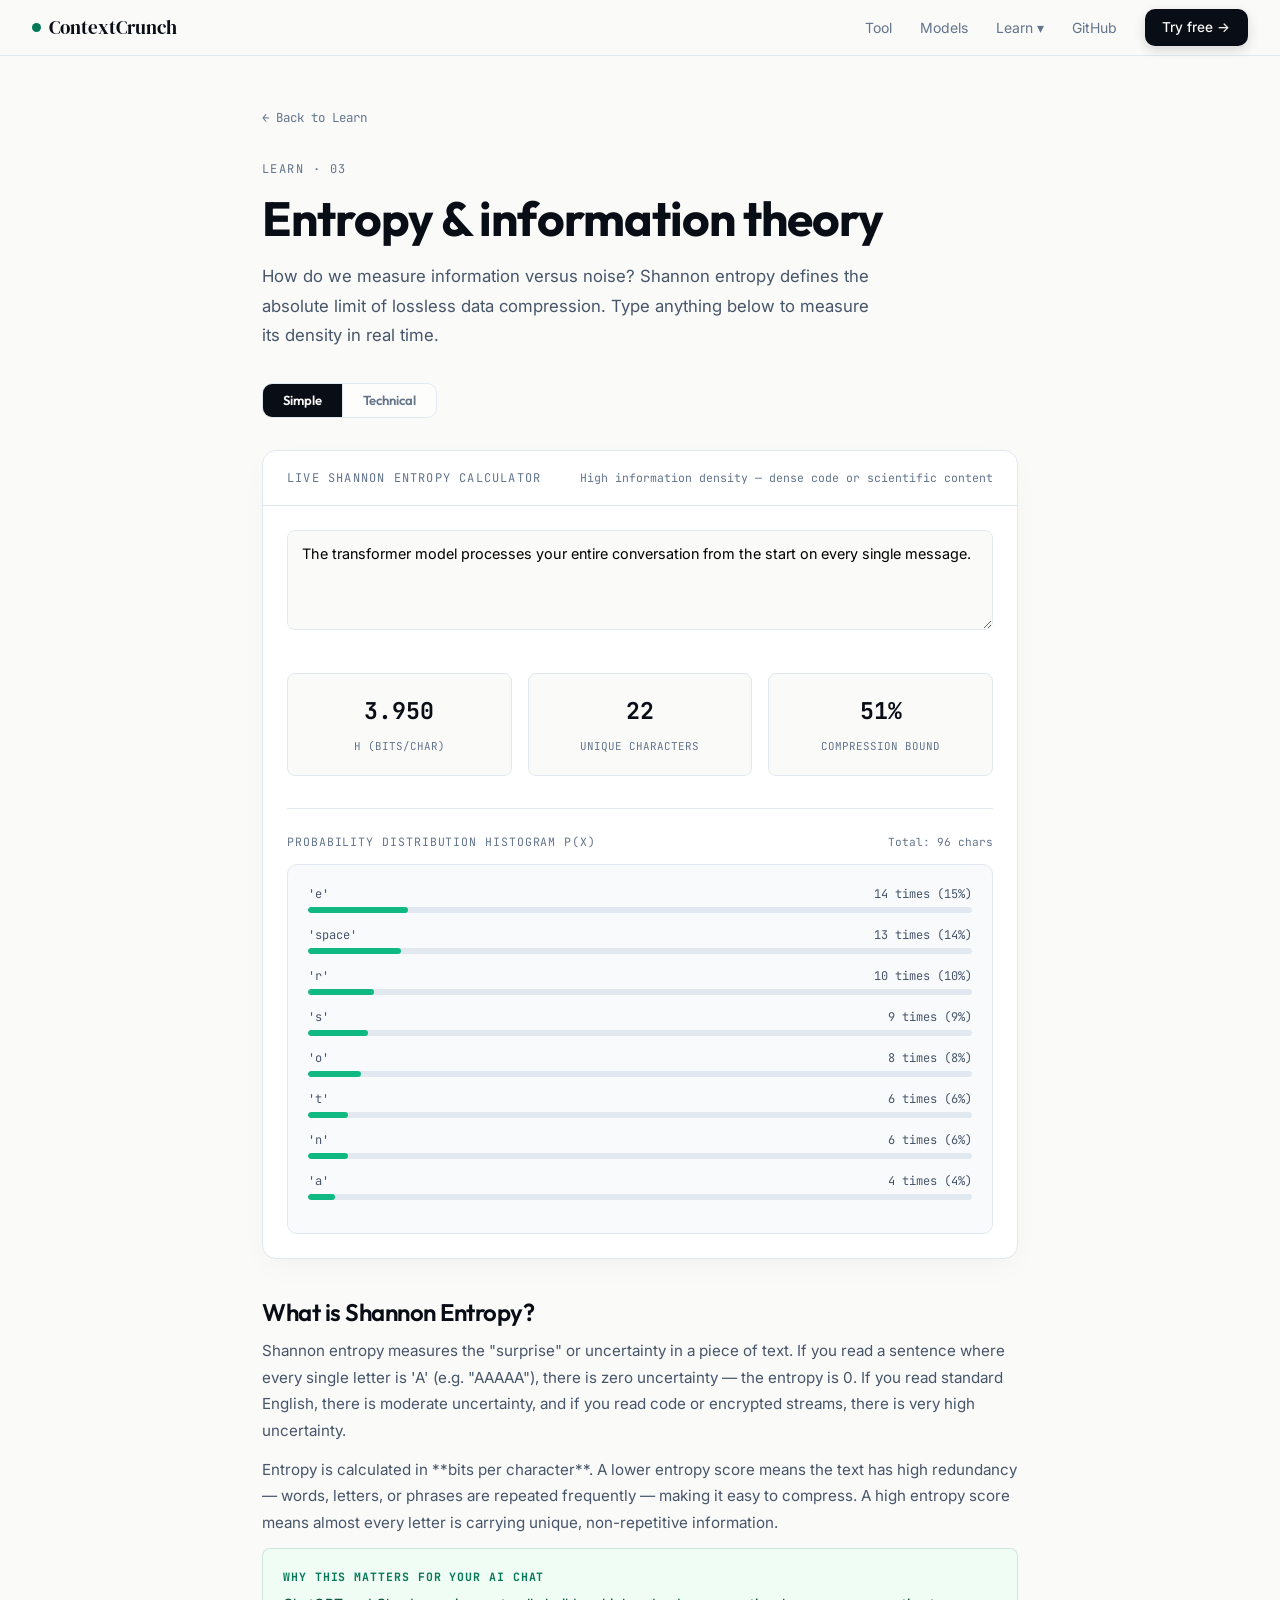
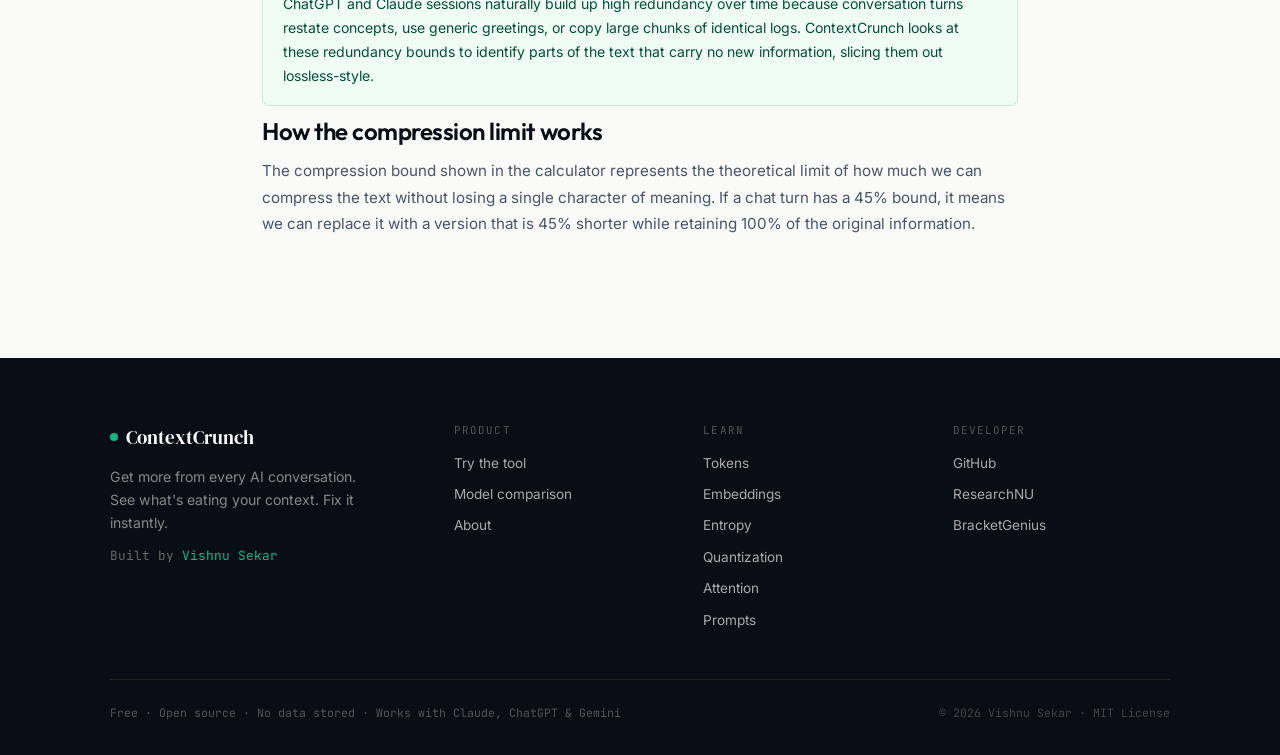
<file: frontend/learn/entropy.html>
<!DOCTYPE html>
<html lang="en">
<head>
<meta charset="UTF-8">
<meta name="viewport" content="width=device-width,initial-scale=1.0">
<title>ContextCrunch — Entropy and Information Theory</title>

<link href="https://fonts.googleapis.com/css2?family=DM+Serif+Display:ital@0;1&family=Outfit:wght@400;500;600;700&family=Inter:wght@400;500;600;700&family=JetBrains+Mono:wght@400;500;600&display=swap" rel="stylesheet">
<link rel="stylesheet" href="../shared/style.css">

<style>
.lp{max-width:820px;margin:0 auto;padding:3rem 2rem 5rem}
.back{font-family:var(--mono);font-size:.78rem;color:var(--muted);display:inline-block;margin-bottom:2rem}
.demo-box{background:white;border:1px solid var(--border);border-radius:14px;overflow:hidden;margin-bottom:2.5rem;box-shadow:var(--shadow-premium)}
.demo-hdr{padding:1.1rem 1.5rem;border-bottom:1px solid var(--border);display:flex;align-items:center;justify-content:space-between;flex-wrap:wrap;gap:.5rem}
.demo-hdr-title{font-family:var(--mono);font-size:.75rem;color:var(--muted);text-transform:uppercase;letter-spacing:.1em}
.demo-body{padding:1.5rem}
.demo-input{width:100%;border:1px solid var(--border);border-radius:8px;padding:.85rem;font-size:.9rem;background:var(--white);outline:none;transition:border-color 0.2s;margin-bottom:1rem;box-sizing:border-box}
.demo-input:focus{border-color:var(--accent);background:#fafafb;}
.cost-grid{display:grid;grid-template-columns:repeat(3,1fr);gap:1rem;margin-top:1.2rem}
.cost-card{background:var(--white);border:1px solid var(--border);border-radius:8px;padding:1.1rem;text-align:center;transition:transform 0.2s;}
.cost-card:hover{transform:translateY(-1px);box-shadow:var(--shadow-premium)}
.cost-num{font-family:var(--mono);font-weight:700;font-size:1.45rem;display:block;margin-bottom:.2rem;color:var(--black)}
.cost-lbl{font-family:var(--mono);font-size:.68rem;color:var(--muted);text-transform:uppercase}
.cs{margin-bottom:2.5rem}
.cs h2{font-family:var(--header);font-size:1.5rem;margin-bottom:.75rem}
.cs p{font-size:.95rem;color:#475569;line-height:1.75;margin-bottom:.75rem}
.formula{background:#f8fafc;border:1px solid var(--border);border-left:3px solid var(--black);border-radius:8px;padding:1rem 1.25rem;font-family:var(--mono);font-size:.82rem;line-height:1.8;white-space:pre;overflow-x:auto;margin:.75rem 0}
.code-block{background:#0f172a;color:#f8fafc;border-radius:8px;padding:1.25rem;font-family:var(--mono);font-size:.8rem;line-height:1.7;overflow-x:auto;margin:.75rem 0;white-space:pre;border:1px solid #1e293b}
.insight-box{background:var(--accent-light);border:1px solid rgba(4,120,87,0.15);border-radius:8px;padding:1.1rem 1.25rem;margin:.75rem 0;font-size:.88rem;color:#064e3b;line-height:1.7}
.insight-box strong{font-family:var(--mono);font-size:.72rem;text-transform:uppercase;letter-spacing:.08em;display:block;margin-bottom:.35rem;color:var(--accent)}
</style>
</head>
<body>
<div id="nav-root"></div>
<main>
<div class="lp">
  <a href="index.html" class="back">← Back to Learn</a>
  <span class="section-label">Learn · 03</span>
  <h1 style="font-family:var(--header);font-weight:700;font-size:clamp(2rem,4vw,3rem);margin-bottom:1rem">Entropy &amp; information theory</h1>
  <p style="font-size:1.05rem;color:#475569;line-height:1.75;margin-bottom:2rem;max-width:620px">How do we measure information versus noise? Shannon entropy defines the absolute limit of lossless data compression. Type anything below to measure its density in real time.</p>

  <div class="level-toggle" style="margin-bottom:2rem">
    <button class="level-btn active" onclick="setLevel('simple',this,levels)">Simple</button>
    <button class="level-btn" onclick="setLevel('technical',this,levels)">Technical</button>
  </div>

  <!-- LIVE SHANNON ENTROPY CALCULATOR -->
  <div class="demo-box">
    <div class="demo-hdr">
      <span class="demo-hdr-title">Live Shannon Entropy Calculator</span>
      <span id="ent-status" style="font-family:var(--mono);font-size:.72rem;color:var(--muted)">Type below to compute</span>
    </div>
    <div class="demo-body">
      <textarea class="demo-input" id="ent-input" placeholder="Type or paste any text (e.g. repeated coordinates, prose, code, random letters) to see its entropy shift..." style="min-height: 100px; resize: vertical;" oninput="calcEntropy()"></textarea>
      
      <div class="cost-grid">
        <div class="cost-card"><span class="cost-num" id="ent-value">—</span><span class="cost-lbl">H (bits/char)</span></div>
        <div class="cost-card"><span class="cost-num" id="ent-unique">0</span><span class="cost-lbl">unique characters</span></div>
        <div class="cost-card"><span class="cost-num" id="ent-bound">—</span><span class="cost-lbl">compression bound</span></div>
      </div>

      <!-- Live programmatic character frequency probability histogram -->
      <div style="margin-top:2rem; border-top:1px solid var(--border); padding-top:1.5rem">
        <div style="display:flex; justify-content:space-between; align-items:center; margin-bottom:.75rem">
          <span style="font-family:var(--mono); font-size:.72rem; color:var(--muted); text-transform:uppercase; letter-spacing:.08em">Probability Distribution Histogram p(x)</span>
          <span style="font-family:var(--mono); font-size:.7rem; color:var(--muted)">Total: <span id="ent-chars">0</span> chars</span>
        </div>
        <div id="ent-histogram" style="background:#f8fafc; border-radius:10px; border:1px solid var(--border); padding:1.25rem; min-height:100px;">
          <span style="font-family:var(--mono); font-size:.8rem; color:var(--muted)">Character distribution bars appear as you type...</span>
        </div>
      </div>
    </div>
  </div>

  <div id="level-content"></div>
</div>
</main>
<div id="footer-root"></div>
<script src="../shared/nav.js"></script>
<script src="../shared/footer.js"></script>
<script src="../js/api.js"></script>
<script src="../js/learn-base.js"></script>
<script>
function calcEntropy() {
  const text = document.getElementById('ent-input').value;
  if (!text) {
    document.getElementById('ent-status').textContent = 'Enter text to calculate';
    document.getElementById('ent-value').textContent = '—';
    document.getElementById('ent-chars').textContent = '0';
    document.getElementById('ent-unique').textContent = '0';
    document.getElementById('ent-bound').textContent = '—';
    document.getElementById('ent-histogram').innerHTML = `<span style="font-family:var(--mono); font-size:.8rem; color:var(--muted)">Character distribution bars appear as you type...</span>`;
    return;
  }
  
  const total = text.length;
  const freq = {};
  for(let i=0; i<total; i++) {
    const char = text[i];
    freq[char] = (freq[char] || 0) + 1;
  }
  
  let H = 0;
  const uniqueCount = Object.keys(freq).length;
  for(const c of Object.values(freq)) {
    const p = c / total;
    H -= p * Math.log2(p);
  }
  
  H = Math.round(H * 1000) / 1000;
  
  // Lossless compression theoretical bounds: (1 - H / log2(|Alphabet|)) * 100%
  // ASCII alphabet size is 256. If text exceeds 256 unique, clamp denominator
  const alphabetSize = Math.max(256, uniqueCount);
  const bound = Math.max(0, Math.round((1 - H / Math.log2(alphabetSize)) * 100));
  
  document.getElementById('ent-value').textContent = H.toFixed(3);
  document.getElementById('ent-chars').textContent = total.toLocaleString();
  document.getElementById('ent-unique').textContent = uniqueCount.toLocaleString();
  document.getElementById('ent-bound').textContent = bound + '%';
  
  let interpretation = '';
  if (H < 1.8) interpretation = 'Highly redundant — compresses exceptionally well';
  else if (H < 3.0) interpretation = 'Low information density — standard compression';
  else if (H < 3.8) interpretation = 'Moderate information density — typical conversational prose';
  else if (H < 4.3) interpretation = 'High information density — dense code or scientific content';
  else interpretation = 'Extremely high information density — compressed binary / encrypted stream';
  
  document.getElementById('ent-status').textContent = interpretation;
  
  // Sort characters by count
  const sorted = Object.entries(freq).sort((a,b) => b[1] - a[1]).slice(0, 8);
  
  // Render probability bars
  const container = document.getElementById('ent-histogram');
  container.innerHTML = sorted.map(([char, count]) => {
    const prob = count / total;
    const pct = Math.round(prob * 100);
    const label = char === ' ' ? 'space' : char === '\n' ? '\\n' : char === '\t' ? '\\t' : char;
    return `
      <div style="margin-bottom: 0.8rem;">
        <div style="display:flex; justify-content:space-between; font-family:var(--mono); font-size:0.75rem; margin-bottom:3px; color:#475569">
          <span>'${label}'</span>
          <span>${count} times (${pct}%)</span>
        </div>
        <div style="background:var(--border); height:6px; border-radius:100px; overflow:hidden;">
          <div style="background:var(--accent-mid); height:100%; width:${pct}%; border-radius:100px; transition:width 0.3s ease"></div>
        </div>
      </div>
    `;
  }).join('');
}

// Seed the input with an example to show it on load
document.getElementById('ent-input').value = "The transformer model processes your entire conversation from the start on every single message.";
calcEntropy();

const levels = {
  simple: `
    <div class="cs">
      <h2>What is Shannon Entropy?</h2>
      <p>Shannon entropy measures the "surprise" or uncertainty in a piece of text. If you read a sentence where every single letter is 'A' (e.g. "AAAAA"), there is zero uncertainty — the entropy is 0. If you read standard English, there is moderate uncertainty, and if you read code or encrypted streams, there is very high uncertainty.</p>
      <p>Entropy is calculated in **bits per character**. A lower entropy score means the text has high redundancy — words, letters, or phrases are repeated frequently — making it easy to compress. A high entropy score means almost every letter is carrying unique, non-repetitive information.</p>
      <div class="insight-box">
        <strong>Why this matters for your AI chat</strong>
        ChatGPT and Claude sessions naturally build up high redundancy over time because conversation turns restate concepts, use generic greetings, or copy large chunks of identical logs. ContextCrunch looks at these redundancy bounds to identify parts of the text that carry no new information, slicing them out lossless-style.
      </div>
      <h2>How the compression limit works</h2>
      <p>The compression bound shown in the calculator represents the theoretical limit of how much we can compress the text without losing a single character of meaning. If a chat turn has a 45% bound, it means we can replace it with a version that is 45% shorter while retaining 100% of the original information.</p>
    </div>`,
  technical: `
    <div class="cs">
      <h2>The Shannon Entropy Formula</h2>
      <p>Defined by Claude Shannon in 1948, entropy H is the expected value of the information content of a random variable representing character frequencies. It serves as the mathematical foundation for all modern data compression algorithms.</p>
      <div class="formula">Shannon Entropy:
  H(X) = -Sum( p(x) * log2 p(x) )   over all unique characters x

Where:
  p(x) = count(x) / total_characters

Theoretical Lossless Compression Bound:
  bound = (1 - H(X) / log2(|Alphabet|)) * 100%
  For standard extended ASCII: |Alphabet| = 256, log2(256) = 8 bits/char

Example:
  If H = 3.6 bits/char, standard representation takes 8 bits (1 byte) per char.
  Lossless compression bound: (1 - 3.6/8) * 100% = 55% potential savings.</div>
      <p>This bound defines the absolute limits of lossless compression. No algorithm (Huffman, LZW, or arithmetic) can compress a stream below its Shannon entropy without losing data.</p>
      <div class="code-block">import math
from collections import Counter

def shannon_entropy(text: str) -> float:
    """
    Computes Shannon entropy in bits per character.
    Complexity: O(N) where N is length of text.
    """
    if not text:
        return 0.0
        
    total = len(text)
    counts = Counter(text)
    
    H = 0.0
    for char, count in counts.items():
        prob = count / total
        H -= prob * math.log2(prob)
        
    return H

text = "The transformer model processes your entire conversation."
H = shannon_entropy(text)
print(f"Entropy: {H:.4f} bits/char")
# Standard ASCII uses 8 bits per character.
max_savings = (1.0 - H / 8.0) * 100.0
print(f"Max Lossless Savings: {max_savings:.2f}%")</div>
    </div>`,
};
setLevel('simple', document.querySelector('.level-btn'), levels);
</script>
</body>
</html>
</file>
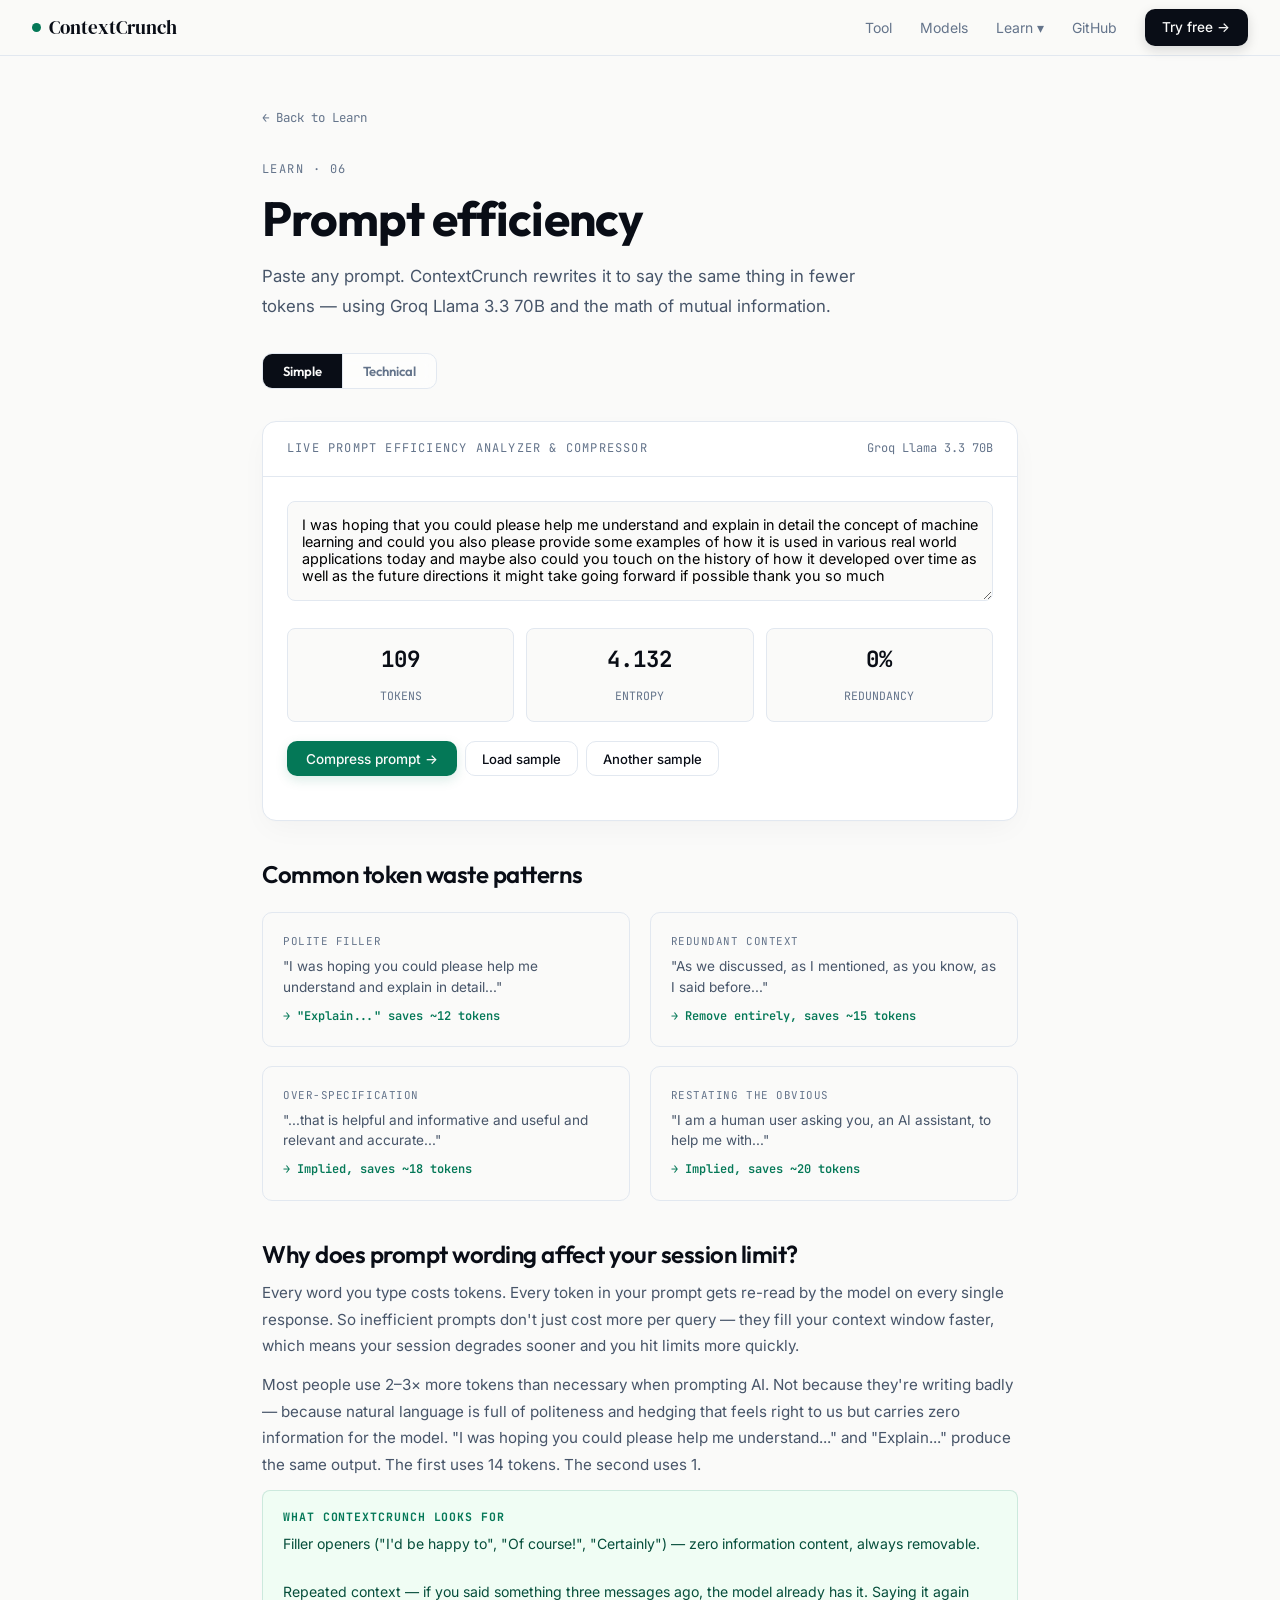
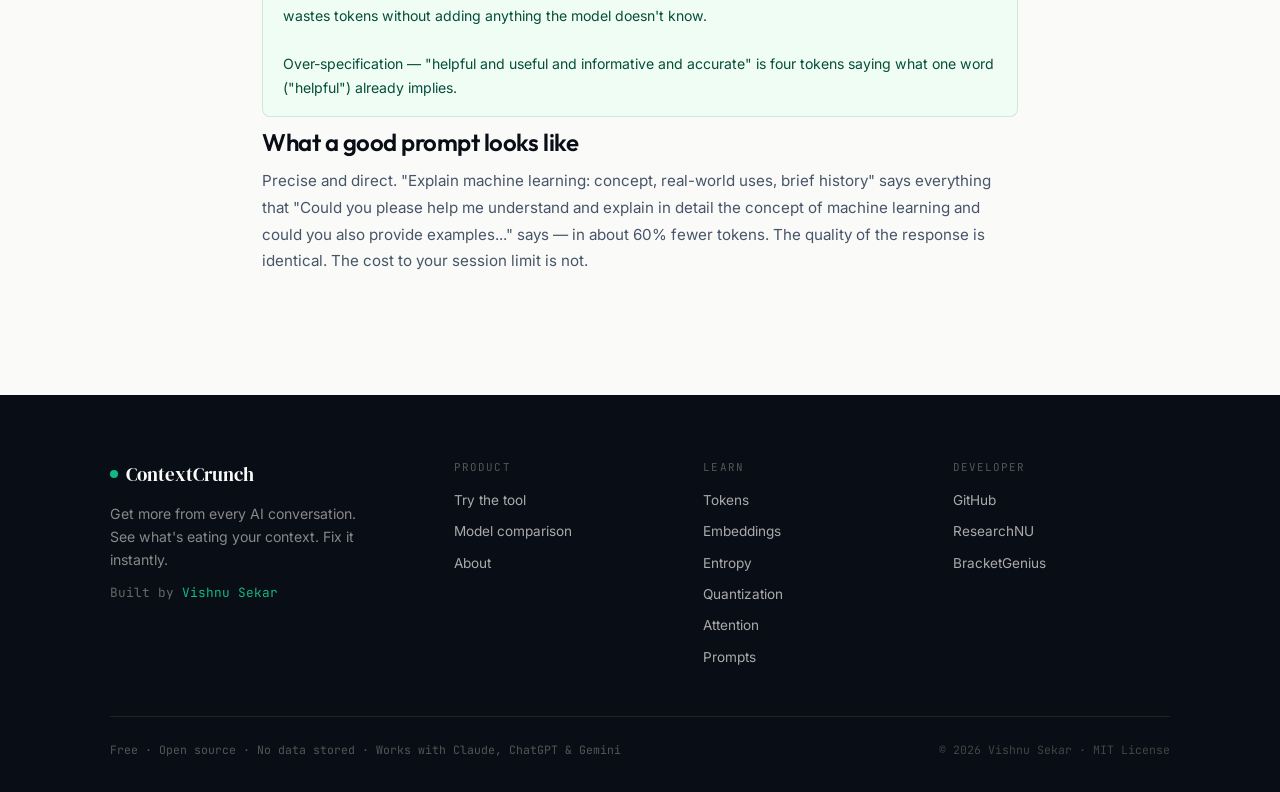
<file: frontend/learn/prompts.html>
<!DOCTYPE html>
<html lang="en">
<head>
<meta charset="UTF-8">
<meta name="viewport" content="width=device-width,initial-scale=1.0">
<title>ContextCrunch — Prompt Efficiency</title>

<link href="https://fonts.googleapis.com/css2?family=DM+Serif+Display:ital@0;1&family=Outfit:wght@400;500;600;700&family=Inter:wght@400;500;600;700&family=JetBrains+Mono:wght@400;500;600&display=swap" rel="stylesheet">
<link rel="stylesheet" href="../shared/style.css">

<style>
.lp{max-width:820px;margin:0 auto;padding:3rem 2rem 5rem}
.back{font-family:var(--mono);font-size:.78rem;color:var(--muted);display:inline-block;margin-bottom:2rem}
.demo-box{background:white;border:1px solid var(--border);border-radius:14px;overflow:hidden;margin-bottom:2.5rem;box-shadow:var(--shadow-premium)}
.demo-hdr{padding:1.1rem 1.5rem;border-bottom:1px solid var(--border);display:flex;align-items:center;justify-content:space-between;flex-wrap:wrap;gap:.5rem}
.demo-hdr-title{font-family:var(--mono);font-size:.75rem;color:var(--muted);text-transform:uppercase;letter-spacing:.1em}
.demo-body{padding:1.5rem}
.prompt-textarea{width:100%;border:1px solid var(--border);border-radius:8px;padding:.85rem;font-size:.9rem;background:var(--white);outline:none;resize:vertical;min-height:100px;margin-bottom:1.2rem;box-sizing:border-box;transition:all 0.2s;}
.prompt-textarea:focus{border-color:var(--accent);background:#fafafb;}
.stat-row{display:grid;grid-template-columns:repeat(3,1fr);gap:.75rem;margin-bottom:1.2rem}
.stat-box{background:var(--white);border:1px solid var(--border);border-radius:8px;padding:.85rem;text-align:center;transition:transform 0.2s;}
.stat-box:hover{transform:translateY(-1px);box-shadow:var(--shadow-premium)}
.stat-num{display:block;font-family:var(--mono);font-weight:700;font-size:1.4rem;margin-bottom:.2rem;color:var(--black)}
.stat-lbl{font-size:.72rem;color:var(--muted);font-family:var(--mono);text-transform:uppercase}

.output-box{background:var(--white);border:1px solid var(--border);border-left:4px solid var(--accent);border-radius:10px;overflow:hidden;display:none;box-shadow:var(--shadow-premium);margin-top:1.5rem}
.output-hdr{display:flex;align-items:center;justify-content:space-between;padding:1rem 1.25rem;border-bottom:1px solid var(--border);font-size:.82rem;font-family:var(--mono);color:var(--muted);flex-wrap:wrap;gap:.5rem;background:#f8fafc}
.output-text{padding:1.25rem;font-size:.92rem;line-height:1.75;color:#334155;white-space:pre-wrap;background:white}
.output-footer{padding:.85rem 1.25rem;background:#f8fafc;border-top:1px solid var(--border);font-size:.75rem;color:var(--muted);font-family:var(--mono);line-height:1.4}
.waste-grid{display:grid;grid-template-columns:1fr 1fr;gap:1.2rem;margin:1.5rem 0}
.waste-card{background:var(--white);border:1px solid var(--border);border-radius:10px;padding:1.25rem;transition:all 0.2s;}
.waste-card:hover{transform:translateY(-1px);box-shadow:var(--shadow-premium);border-color:var(--border)}
.waste-tag{font-family:var(--mono);font-size:.68rem;color:var(--muted);display:block;margin-bottom:.35rem;text-transform:uppercase;letter-spacing:.05em}
.waste-saving{font-family:var(--mono);font-size:.75rem;font-weight:600;color:var(--accent);margin-top:.6rem;display:block}
.cs{margin-bottom:2.5rem}
.cs h2{font-family:var(--header);font-size:1.5rem;margin-bottom:.75rem}
.cs p{font-size:.95rem;color:#475569;line-height:1.75;margin-bottom:.75rem}
.formula{background:#f8fafc;border:1px solid var(--border);border-left:3px solid var(--black);border-radius:8px;padding:1rem 1.25rem;font-family:var(--mono);font-size:.82rem;line-height:1.8;white-space:pre;overflow-x:auto;margin:.75rem 0}
.code-block{background:#0f172a;color:#f8fafc;border-radius:8px;padding:1.25rem;font-family:var(--mono);font-size:.8rem;line-height:1.7;overflow-x:auto;margin:.75rem 0;white-space:pre;border:1px solid #1e293b}
.insight-box{background:var(--accent-light);border:1px solid rgba(4,120,87,0.15);border-radius:8px;padding:1rem 1.25rem;margin:.75rem 0;font-size:.88rem;color:#064e3b;line-height:1.7}
.insight-box strong{font-family:var(--mono);font-size:.72rem;text-transform:uppercase;letter-spacing:.08em;display:block;margin-bottom:.35rem;color:var(--accent)}

/* Split Pane Diff Styles */
.diff-container{display:grid;grid-template-columns:1fr 1fr;gap:1rem;margin-top:1.2rem}
.diff-pane{border:1px solid var(--border);border-radius:8px;padding:1.1rem;background:white;font-size:.88rem;line-height:1.7;min-height:150px}
.diff-pane-title{font-family:var(--mono);font-size:.7rem;color:var(--muted);text-transform:uppercase;letter-spacing:.08em;border-bottom:1px solid var(--border);padding-bottom:.4rem;margin-bottom:.6rem;display:block}
@media(max-width:768px){.diff-container{grid-template-columns:1fr}.waste-grid{grid-template-columns:1fr}}
</style>
</head>
<body>
<div id="nav-root"></div>
<main>
<div class="lp">
  <a href="index.html" class="back">← Back to Learn</a>
  <span class="section-label">Learn · 06</span>
  <h1 style="font-family:var(--header);font-weight:700;font-size:clamp(2rem,4vw,3rem);margin-bottom:1rem">Prompt efficiency</h1>
  <p style="font-size:1.05rem;color:#475569;line-height:1.75;margin-bottom:2rem;max-width:620px">Paste any prompt. ContextCrunch rewrites it to say the same thing in fewer tokens — using Groq Llama 3.3 70B and the math of mutual information.</p>

  <div class="level-toggle" style="margin-bottom:2rem">
    <button class="level-btn active" onclick="setLevel('simple',this,levels)">Simple</button>
    <button class="level-btn" onclick="setLevel('technical',this,levels)">Technical</button>
  </div>

  <!-- LIVE PROMPT IMPROVER -->
  <div class="demo-box">
    <div class="demo-hdr">
      <span class="demo-hdr-title">Live prompt efficiency analyzer &amp; compressor</span>
      <span style="font-family:var(--mono);font-size:.75rem;color:var(--muted)">Groq Llama 3.3 70B</span>
    </div>
    <div class="demo-body">
      <textarea class="prompt-textarea" id="prompt-input" placeholder="Paste any prompt you've been sending to Claude, ChatGPT, or Gemini..."></textarea>
      
      <div class="stat-row">
        <div class="stat-box"><span class="stat-num" id="p-tokens">0</span><span class="stat-lbl">tokens</span></div>
        <div class="stat-box"><span class="stat-num" id="p-entropy">—</span><span class="stat-lbl">entropy</span></div>
        <div class="stat-box"><span class="stat-num" id="p-redundancy">0%</span><span class="stat-lbl">redundancy</span></div>
      </div>
      
      <div style="display:flex;gap:.5rem;margin-bottom:1.2rem;flex-wrap:wrap">
        <button class="btn btn-accent" id="compress-btn" onclick="compressPrompt()" disabled style="font-size:.85rem;padding:.55rem 1.2rem">Compress prompt →</button>
        <button class="btn btn-secondary" onclick="loadSample()"  style="font-size:.82rem;padding:.55rem 1rem">Load sample</button>
        <button class="btn btn-secondary" onclick="loadSample2()" style="font-size:.82rem;padding:.55rem 1rem">Another sample</button>
      </div>
      
      <div id="prompt-loading" style="display:none;font-family:var(--mono);font-size:.82rem;color:var(--muted);margin-bottom:1rem">
        <span class="spin">◌</span> Rewriting with Groq Llama 3.3 70B...
      </div>
      
      <!-- Interactive Split-Pane Visual Diff Container -->
      <div class="output-box" id="prompt-output">
        <div class="output-hdr">
          <span>Optimization Diff Overview</span>
          <div style="display:flex;align-items:center;gap:.75rem">
            <span style="background:var(--accent-light);color:var(--accent);font-size:.72rem;padding:.25rem .6rem;border-radius:100px;font-family:var(--mono);font-weight:600" id="saved-badge"></span>
            <button onclick="copyOutput()" style="background:var(--black);color:var(--white);border:none;padding:.4rem 1rem;border-radius:6px;font-size:.78rem;cursor:pointer;font-family:var(--mono)">Copy Optimized</button>
          </div>
        </div>
        
        <!-- Interactive Split Pane -->
        <div class="diff-container">
          <div class="diff-pane">
            <span class="diff-pane-title">Original (Redundancies Struck Out)</span>
            <div id="diff-original-panel" style="color:#64748b"></div>
          </div>
          <div class="diff-pane" style="border-color:rgba(16,185,129,0.2)">
            <span class="diff-pane-title" style="color:var(--accent)">Optimized Prompt</span>
            <div id="output-text" class="output-text" style="padding:0; font-size:.88rem"></div>
          </div>
        </div>
        
        <div class="output-footer" id="output-changes"></div>
      </div>

    </div>
  </div>

  <!-- COMMON WASTE PATTERNS -->
  <div class="cs">
    <h2>Common token waste patterns</h2>
    <div class="waste-grid">
      <div class="waste-card"><span class="waste-tag">Polite filler</span><div style="font-size:.85rem;color:#475569;line-height:1.5">"I was hoping you could please help me understand and explain in detail..."</div><span class="waste-saving">→ "Explain..." saves ~12 tokens</span></div>
      <div class="waste-card"><span class="waste-tag">Redundant context</span><div style="font-size:.85rem;color:#475569;line-height:1.5">"As we discussed, as I mentioned, as you know, as I said before..."</div><span class="waste-saving">→ Remove entirely, saves ~15 tokens</span></div>
      <div class="waste-card"><span class="waste-tag">Over-specification</span><div style="font-size:.85rem;color:#475569;line-height:1.5">"...that is helpful and informative and useful and relevant and accurate..."</div><span class="waste-saving">→ Implied, saves ~18 tokens</span></div>
      <div class="waste-card"><span class="waste-tag">Restating the obvious</span><div style="font-size:.85rem;color:#475569;line-height:1.5">"I am a human user asking you, an AI assistant, to help me with..."</div><span class="waste-saving">→ Implied, saves ~20 tokens</span></div>
    </div>
  </div>

  <div id="level-content"></div>
</div>
</main>
<div id="footer-root"></div>
<script src="../shared/nav.js"></script>
<script src="../shared/footer.js"></script>
<script src="../js/api.js"></script>
<script src="../js/learn-base.js"></script>
<script>
const S1="I was hoping that you could please help me understand and explain in detail the concept of machine learning and could you also please provide some examples of how it is used in various real world applications today and maybe also could you touch on the history of how it developed over time as well as the future directions it might take going forward if possible thank you so much";
const S2="I would like to kindly request that you take a look at my code and help me understand what might be going wrong with it and also if you could suggest any improvements or optimizations that might make it run faster or use less memory that would be really helpful and appreciated";

function loadSample(){ document.getElementById('prompt-input').value=S1; analyzePrompt(); }
// Load first sample on init
loadSample();

function loadSample2(){ document.getElementById('prompt-input').value=S2; analyzePrompt(); }

function analyzePrompt(){
  const text=document.getElementById('prompt-input').value;
  const tokens=TC.estimate(text);
  const entropy=TC.entropy(text);
  const red=TC.redundancy(text);
  document.getElementById('p-tokens').textContent=tokens.toLocaleString();
  document.getElementById('p-entropy').textContent=entropy;
  document.getElementById('p-redundancy').textContent=red+'%';
  document.getElementById('compress-btn').disabled=tokens<5;
  document.getElementById('prompt-output').style.display='none';
}

function renderVisualDiff(original, compressed) {
  const wordsA = original.split(/\s+/);
  const wordsB = new Set(compressed.toLowerCase().split(/\s+/).map(w => w.replace(/[^a-z0-9]/g, '')));
  
  // Highlighting deleted/redundant words
  return wordsA.map(w => {
    const cleanW = w.toLowerCase().replace(/[^a-z0-9]/g, '');
    if (wordsB.has(cleanW) || w.length <= 2) {
      return `<span>${w} </span>`;
    } else {
      return `<del style="background:#fee2e2; color:#b91c1c; text-decoration:line-through; padding:1px 2px; border-radius:3px;">${w}</del> `;
    }
  }).join('');
}

let deb;
document.getElementById('prompt-input').addEventListener('input',()=>{clearTimeout(deb);deb=setTimeout(analyzePrompt,200);});

async function compressPrompt(){
  const text=document.getElementById('prompt-input').value.trim();
  if(!text) return;
  document.getElementById('prompt-loading').style.display='block';
  document.getElementById('compress-btn').disabled=true;
  document.getElementById('prompt-output').style.display='none';
  try{
    const r=await API.improvePrompt(text,'claude','plus');
    document.getElementById('prompt-output').style.display='block';
    document.getElementById('output-text').textContent=r.compressed;
    document.getElementById('saved-badge').textContent=`${r.original_tokens} → ${r.compressed_tokens} tokens · saved ${r.tokens_saved}`;
    document.getElementById('output-changes').textContent=r.changes.length?'Changes made: '+r.changes.join(' · '):'Prompt compressed.';
    document.getElementById('p-tokens').textContent=r.compressed_tokens.toLocaleString();
    
    // Render the beautiful programmatic visual diff
    document.getElementById('diff-original-panel').innerHTML = renderVisualDiff(text, r.compressed);
  }catch(e){
    document.getElementById('prompt-output').style.display='block';
    document.getElementById('output-text').textContent='Backend unavailable: '+e.message;
    document.getElementById('diff-original-panel').textContent=text;
  }finally{
    document.getElementById('prompt-loading').style.display='none';
    document.getElementById('compress-btn').disabled=false;
  }
}

function copyOutput(){
  navigator.clipboard.writeText(document.getElementById('output-text').textContent);
  event.target.textContent='✓ Copied';
  setTimeout(()=>event.target.textContent='Copy Optimized',2000);
}

const levels = {
  simple: `
    <div class="cs">
      <h2>Why does prompt wording affect your session limit?</h2>
      <p>Every word you type costs tokens. Every token in your prompt gets re-read by the model on every single response. So inefficient prompts don't just cost more per query — they fill your context window faster, which means your session degrades sooner and you hit limits more quickly.</p>
      <p>Most people use 2–3× more tokens than necessary when prompting AI. Not because they're writing badly — because natural language is full of politeness and hedging that feels right to us but carries zero information for the model. "I was hoping you could please help me understand..." and "Explain..." produce the same output. The first uses 14 tokens. The second uses 1.</p>
      <div class="insight-box">
        <strong>What ContextCrunch looks for</strong>
        Filler openers ("I'd be happy to", "Of course!", "Certainly") — zero information content, always removable.<br><br>
        Repeated context — if you said something three messages ago, the model already has it. Saying it again wastes tokens without adding anything the model doesn't know.<br><br>
        Over-specification — "helpful and useful and informative and accurate" is four tokens saying what one word ("helpful") already implies.
      </div>
      <h2>What a good prompt looks like</h2>
      <p>Precise and direct. "Explain machine learning: concept, real-world uses, brief history" says everything that "Could you please help me understand and explain in detail the concept of machine learning and could you also provide examples..." says — in about 60% fewer tokens. The quality of the response is identical. The cost to your session limit is not.</p>
    </div>`,
  technical: `
    <div class="cs">
      <h2>Mutual information and prompt redundancy</h2>
      <p>The formal measure of how much information sentence B adds given sentence A is mutual information: I(A;B) = H(A) + H(B) - H(A,B). When I(A;B) is high, the two sentences convey the same information — one is redundant. ContextCrunch uses this as the theoretical basis for deciding what to remove.</p>
      <div class="formula">Mutual Information:
  I(A;B) = H(A) + H(B) - H(A,B)

Where:
  H(A)    = entropy of sentence A alone
  H(B)    = entropy of sentence B alone
  H(A,B)  = joint entropy of A and B together
  I(A;B)  = bits of information A and B share

When I(A;B) ≈ H(A): B contains everything A does → A is removable
When I(A;B) ≈ 0:    A and B are independent → both carry unique info

Common patterns and their MI:
  "please" added to any request:        I ≈ 0 bits (no output change)
  "as I mentioned earlier" restatement: I ≈ H(A) bits (fully redundant)
  New constraint added to prompt:       I < H(A) bits (keep it)</div>
      <p>The practical implementation doesn't compute MI directly — it uses semantic similarity as a proxy. High cosine similarity between sentence embeddings correlates with high mutual information. But the MI framing is why the threshold is set at 0.85 for prompt compression (lower than the 0.88 used for conversation compression) — prompts need to be more aggressively compressed since every token costs twice: once in the prompt, once when the model re-reads context.</p>
      <div class="code-block">from contextcrunch.llm_engine import _remove_semantic_redundancy, _groq
from contextcrunch.llm_engine import PROMPT_IMPROVEMENT_SYSTEM

def improve_prompt(prompt_text: str) -> dict:
    """
    Stage 1: semantic dedup on prompts >50 words.
    Removes sentences with cosine sim >0.85 to prior sentences.
    Lower threshold than conversation (0.88) — prompts need tighter compression.
    """
    input_text = prompt_text
    if len(prompt_text.split()) > 50:
        input_text = _remove_semantic_redundancy(prompt_text, threshold=0.85)

    # Stage 2: Groq Llama 3.3 70B rewrite
    # temperature=0.05 → near-deterministic output, consistent compression
    messages = [
        {"role": "system", "content": PROMPT_IMPROVEMENT_SYSTEM},
        {"role": "user",   "content": f"Rewrite to use fewer tokens:\\n\\n{input_text}"}
    ]
    result = _groq(messages, temperature=0.05, max_tokens=800)

    # Structured output: parses COMPRESSED: and CHANGES: labels
    # Falls back to full result if model ignores the format
    ...</div>
      <h2>Why temperature=0.05 for prompt compression?</h2>
      <p>Near-zero temperature makes the LLM output near-deterministic. The same prompt should always compress to the same output — variance would make the tool unpredictable for users iterating on their prompts. For compression tasks, we want consistency over creativity. For the conversation explanation endpoint (<code>/explain</code>), we use temperature=0.3 because generating educational text benefits from some variation.</p>
    </div>`,
};
setLevel('simple', document.querySelector('.level-btn'), levels);
</script>
</body>
</html>
</file>
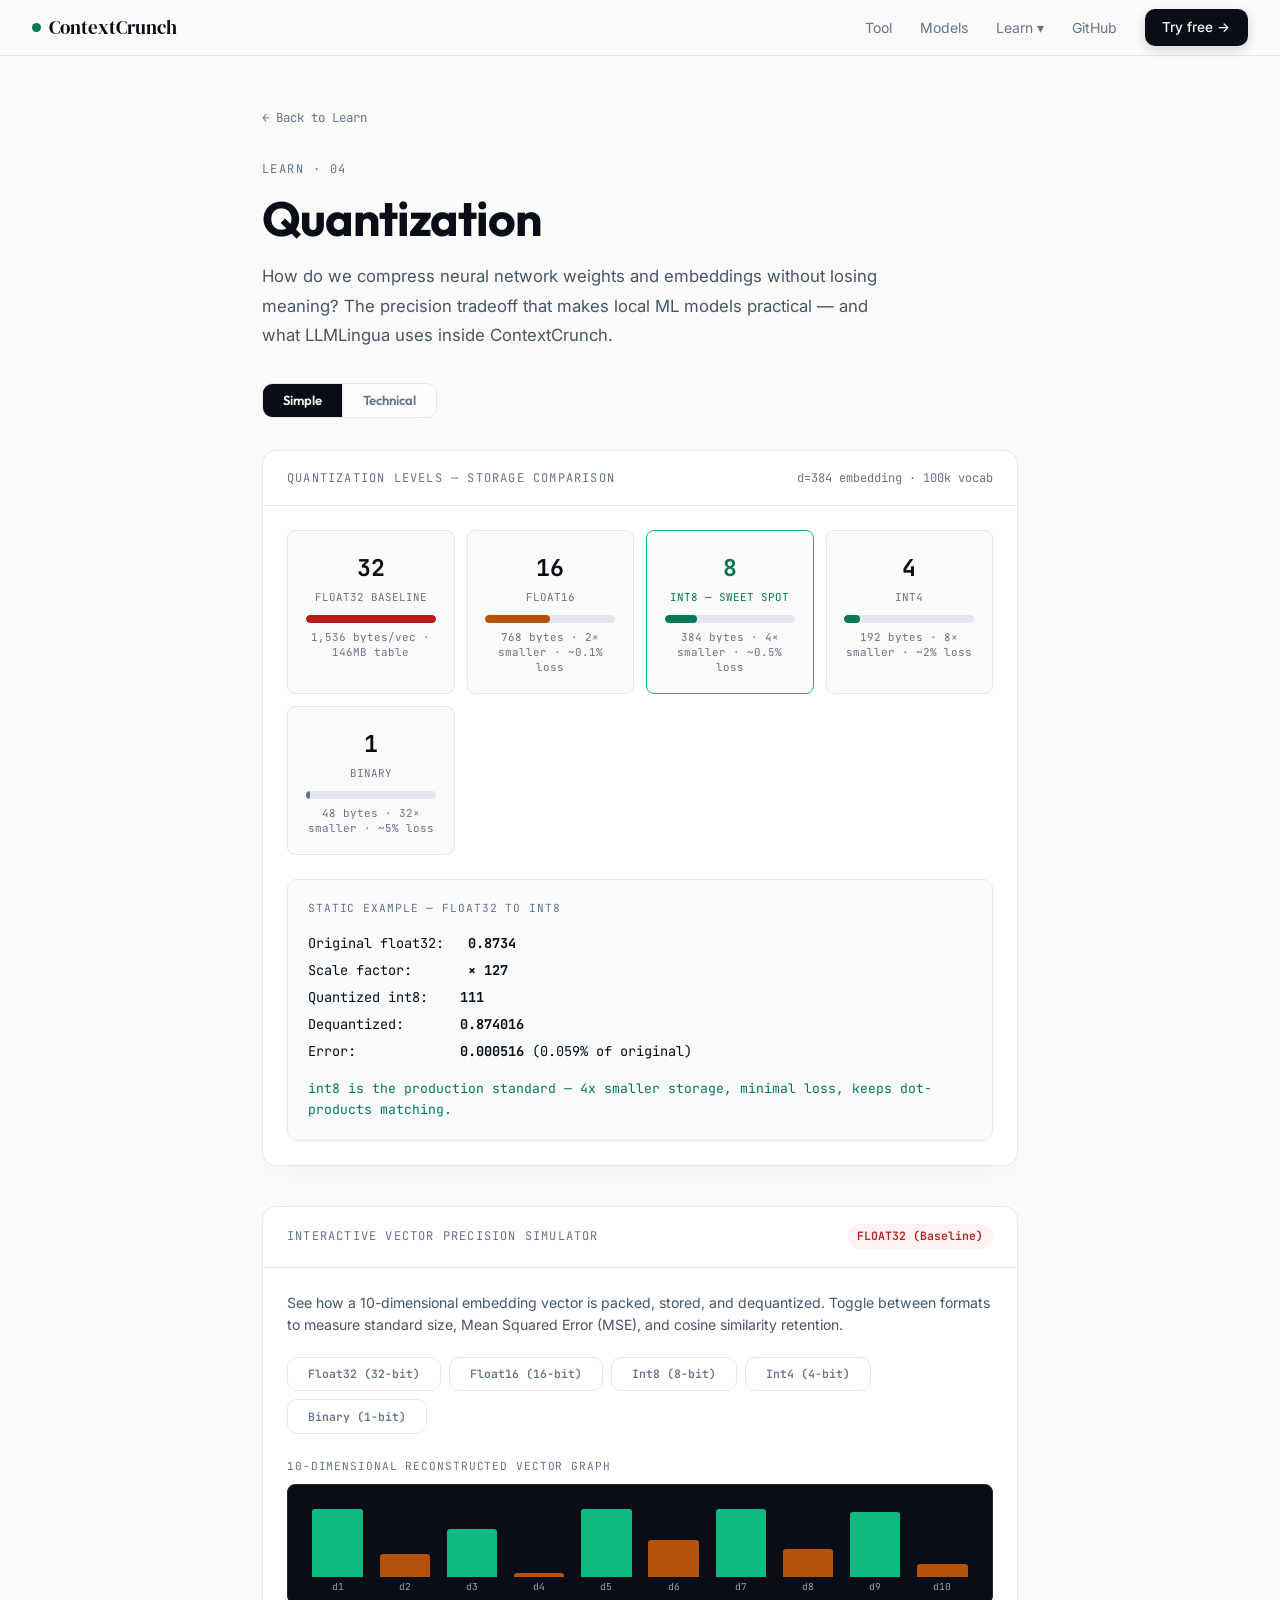
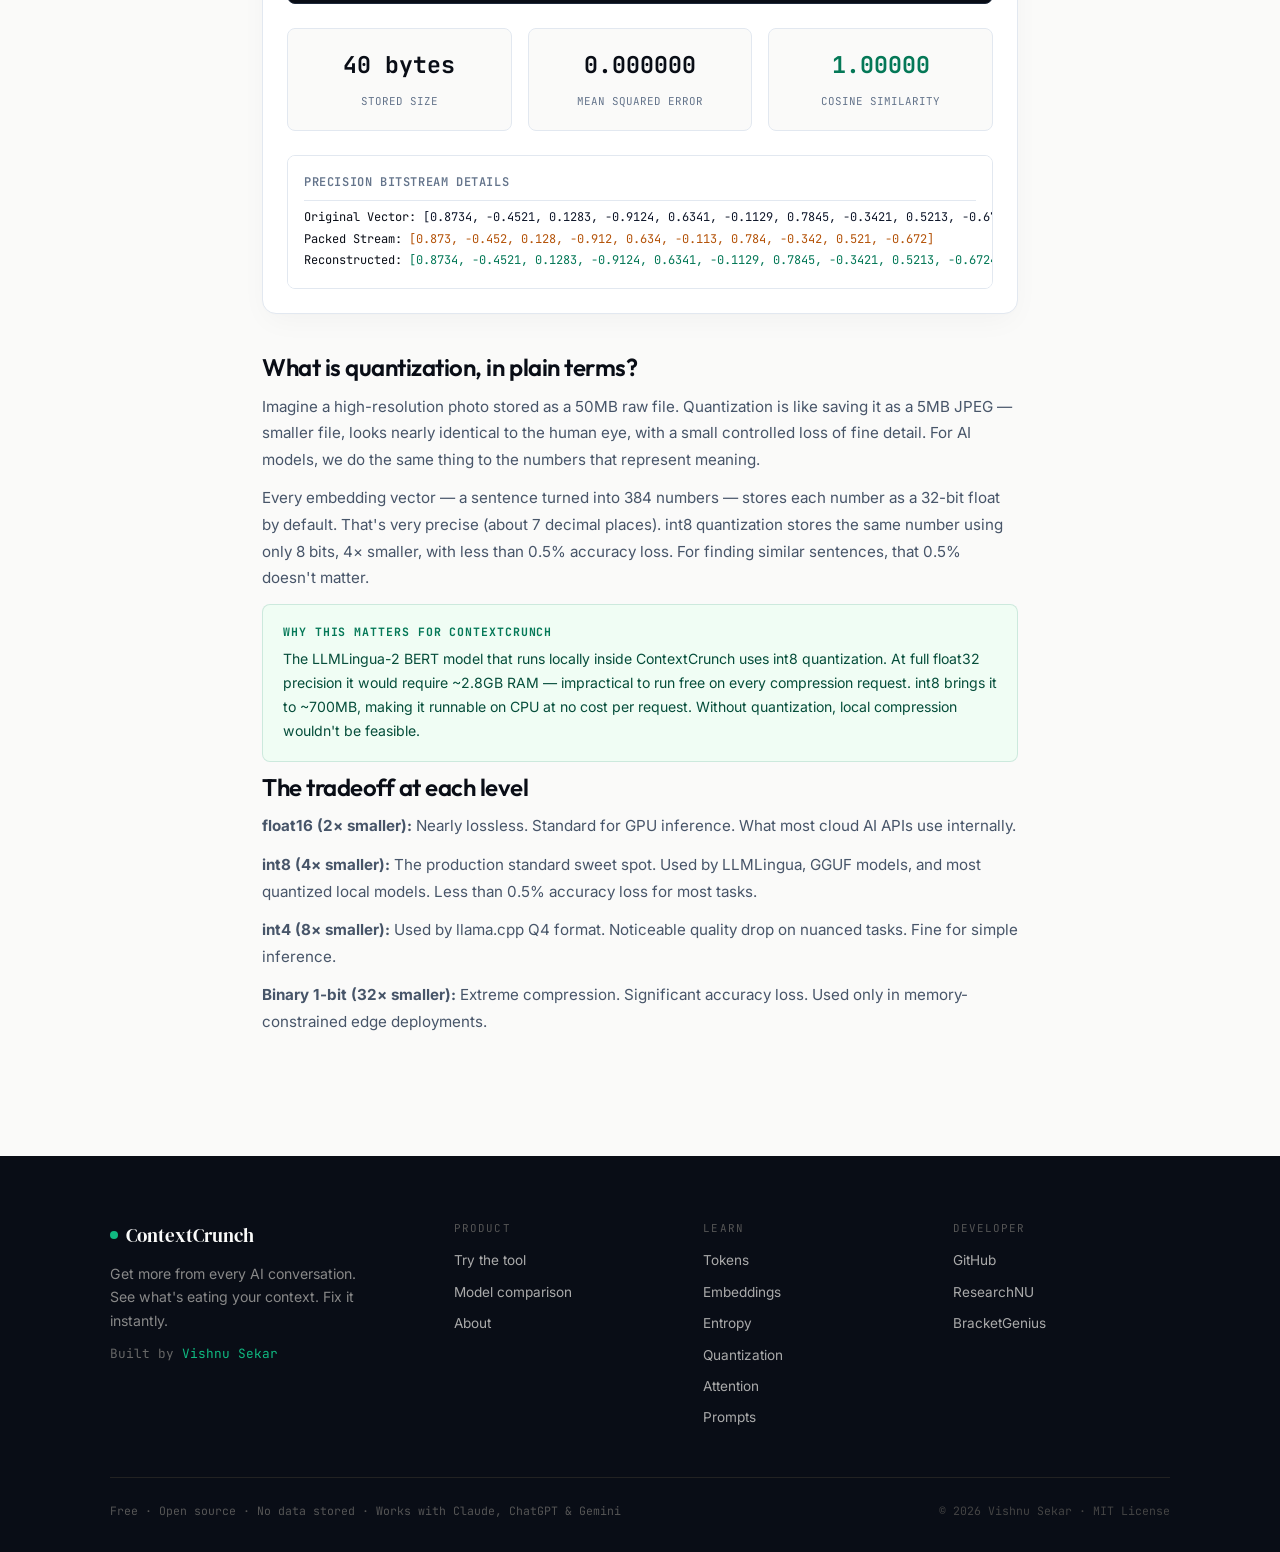
<file: frontend/learn/quantization.html>
<!DOCTYPE html>
<html lang="en">
<head>
<meta charset="UTF-8">
<meta name="viewport" content="width=device-width,initial-scale=1.0">
<title>ContextCrunch — Quantization</title>

<link href="https://fonts.googleapis.com/css2?family=DM+Serif+Display:ital@0;1&family=Outfit:wght@400;500;600;700&family=Inter:wght@400;500;600;700&family=JetBrains+Mono:wght@400;500;600&display=swap" rel="stylesheet">
<link rel="stylesheet" href="../shared/style.css">

<style>
.lp{max-width:820px;margin:0 auto;padding:3rem 2rem 5rem}
.back{font-family:var(--mono);font-size:.78rem;color:var(--muted);display:inline-block;margin-bottom:2rem}
.demo-box{background:white;border:1px solid var(--border);border-radius:14px;overflow:hidden;margin-bottom:2.5rem;box-shadow:var(--shadow-premium)}
.demo-hdr{padding:1.1rem 1.5rem;border-bottom:1px solid var(--border);display:flex;align-items:center;justify-content:space-between;flex-wrap:wrap;gap:.5rem}
.demo-hdr-title{font-family:var(--mono);font-size:.75rem;color:var(--muted);text-transform:uppercase;letter-spacing:.1em}
.demo-body{padding:1.5rem}
.quant-grid{display:grid;grid-template-columns:repeat(auto-fit,minmax(140px,1fr));gap:.75rem;margin-bottom:1.5rem}
.qc{background:var(--white);border:1px solid var(--border);border-radius:8px;padding:1.1rem;text-align:center;transition:transform 0.2s;}
.qc:hover{transform:translateY(-1px);box-shadow:var(--shadow-premium)}
.qnum{font-family:var(--mono);font-weight:700;font-size:1.45rem;display:block;margin-bottom:.2rem;color:var(--black)}
.qlbl{font-family:var(--mono);font-size:.68rem;color:var(--muted);display:block;margin-bottom:.5rem;text-transform:uppercase}
.qbar-bg{background:var(--border);height:8px;border-radius:100px;overflow:hidden;margin-bottom:.45rem}
.qbar{height:100%;border-radius:100px;transition:width .5s}
.qnote{font-size:.68rem;color:var(--muted);font-family:var(--mono);line-height:1.4;display:block}
.cs{margin-bottom:2.5rem}
.cs h2{font-family:var(--header);font-size:1.5rem;margin-bottom:.75rem}
.cs p{font-size:.95rem;color:#475569;line-height:1.75;margin-bottom:.75rem}
.formula{background:#f8fafc;border:1px solid var(--border);border-left:3px solid var(--black);border-radius:8px;padding:1rem 1.25rem;font-family:var(--mono);font-size:.82rem;line-height:1.8;white-space:pre;overflow-x:auto;margin:.75rem 0}
.code-block{background:#0f172a;color:#f8fafc;border-radius:8px;padding:1.25rem;font-family:var(--mono);font-size:.8rem;line-height:1.7;overflow-x:auto;margin:.75rem 0;white-space:pre;border:1px solid #1e293b}
.insight-box{background:var(--accent-light);border:1px solid rgba(4,120,87,0.15);border-radius:8px;padding:1.1rem 1.25rem;margin:.75rem 0;font-size:.88rem;color:#064e3b;line-height:1.7}
.insight-box strong{font-family:var(--mono);font-size:.72rem;text-transform:uppercase;letter-spacing:.08em;display:block;margin-bottom:.35rem;color:var(--accent)}

.cost-grid{display:grid;grid-template-columns:repeat(3,1fr);gap:1rem;margin-top:1.2rem}
.cost-card{background:var(--white);border:1px solid var(--border);border-radius:8px;padding:1.1rem;text-align:center;transition:transform 0.2s;}
.cost-card:hover{transform:translateY(-1px);box-shadow:var(--shadow-premium)}
.cost-num{font-family:var(--mono);font-weight:700;font-size:1.45rem;display:block;margin-bottom:.2rem;color:var(--black)}
.cost-lbl{font-family:var(--mono);font-size:.68rem;color:var(--muted);text-transform:uppercase}

@media(max-width:600px){.quant-grid{grid-template-columns:1fr 1fr}}
</style>
</head>
<body>
<div id="nav-root"></div>
<main>
<div class="lp">
  <a href="index.html" class="back">← Back to Learn</a>
  <span class="section-label">Learn · 04</span>
  <h1 style="font-family:var(--header);font-weight:700;font-size:clamp(2rem,4vw,3rem);margin-bottom:1rem">Quantization</h1>
  <p style="font-size:1.05rem;color:#475569;line-height:1.75;margin-bottom:2rem;max-width:620px">How do we compress neural network weights and embeddings without losing meaning? The precision tradeoff that makes local ML models practical — and what LLMLingua uses inside ContextCrunch.</p>

  <div class="level-toggle" style="margin-bottom:2rem">
    <button class="level-btn active" onclick="setLevel('simple',this,levels)">Simple</button>
    <button class="level-btn" onclick="setLevel('technical',this,levels)">Technical</button>
  </div>

  <!-- STORAGE COMPARISON DEMO -->
  <div class="demo-box">
    <div class="demo-hdr">
      <span class="demo-hdr-title">Quantization levels — storage comparison</span>
      <span style="font-family:var(--mono);font-size:.75rem;color:var(--muted)">d=384 embedding · 100k vocab</span>
    </div>
    <div class="demo-body">
      <div class="quant-grid">
        <div class="qc">
          <span class="qnum">32</span><span class="qlbl">float32 baseline</span>
          <div class="qbar-bg"><div class="qbar" style="width:100%;background:var(--danger)"></div></div>
          <span class="qnote">1,536 bytes/vec · 146MB table</span>
        </div>
        <div class="qc">
          <span class="qnum">16</span><span class="qlbl">float16</span>
          <div class="qbar-bg"><div class="qbar" style="width:50%;background:var(--warn)"></div></div>
          <span class="qnote">768 bytes · 2× smaller · ~0.1% loss</span>
        </div>
        <div class="qc" style="border-color:#10b981">
          <span class="qnum" style="color:var(--accent)">8</span><span class="qlbl" style="color:var(--accent)">int8 — sweet spot</span>
          <div class="qbar-bg"><div class="qbar" style="width:25%;background:var(--accent)"></div></div>
          <span class="qnote">384 bytes · 4× smaller · ~0.5% loss</span>
        </div>
        <div class="qc">
          <span class="qnum">4</span><span class="qlbl">int4</span>
          <div class="qbar-bg"><div class="qbar" style="width:12%;background:#047857"></div></div>
          <span class="qnote">192 bytes · 8× smaller · ~2% loss</span>
        </div>
        <div class="qc">
          <span class="qnum">1</span><span class="qlbl">binary</span>
          <div class="qbar-bg"><div class="qbar" style="width:3%;background:#64748b"></div></div>
          <span class="qnote">48 bytes · 32× smaller · ~5% loss</span>
        </div>
      </div>
      
      <div style="background:#f8fafc;border:1px solid var(--border);border-radius:10px;padding:1.25rem">
        <div style="font-family:var(--mono);font-size:.7rem;color:var(--muted);text-transform:uppercase;letter-spacing:.08em;margin-bottom:.75rem">Static example — float32 to int8</div>
        <div style="font-family:var(--mono);font-size:.85rem;line-height:2;color:var(--black)">
          Original float32:&nbsp;&nbsp;&nbsp;<strong>0.8734</strong><br>
          Scale factor:&nbsp;&nbsp;&nbsp;&nbsp;&nbsp;&nbsp;&nbsp;<strong>× 127</strong><br>
          Quantized int8:&nbsp;&nbsp;&nbsp;&nbsp;<strong>111</strong><br>
          Dequantized:&nbsp;&nbsp;&nbsp;&nbsp;&nbsp;&nbsp;&nbsp;<strong>0.874016</strong><br>
          Error:&nbsp;&nbsp;&nbsp;&nbsp;&nbsp;&nbsp;&nbsp;&nbsp;&nbsp;&nbsp;&nbsp;&nbsp;&nbsp;<strong>0.000516</strong>&nbsp;(0.059% of original)
        </div>
        <div style="font-size:.82rem;color:var(--accent);margin-top:.75rem;font-family:var(--mono)">int8 is the production standard — 4x smaller storage, minimal loss, keeps dot-products matching.</div>
      </div>
    </div>
  </div>

  <!-- INTERACTIVE PRECISION SIMULATOR WIDGET -->
  <div class="demo-box" style="margin-top:2rem">
    <div class="demo-hdr">
      <span class="demo-hdr-title">Interactive Vector Precision Simulator</span>
      <span id="precision-badge" style="font-family:var(--mono); font-size:.72rem; font-weight:600; padding:.2rem .6rem; border-radius:100px; background:var(--accent-light); color:var(--accent)">FLOAT32 (Baseline)</span>
    </div>
    <div class="demo-body">
      <p style="font-size: .88rem; color: #475569; margin-bottom: 1.25rem;">
        See how a 10-dimensional embedding vector is packed, stored, and dequantized. Toggle between formats to measure standard size, Mean Squared Error (MSE), and cosine similarity retention.
      </p>
      
      <!-- Radio precision buttons -->
      <div style="display:flex; gap:0.5rem; flex-wrap:wrap; margin-bottom:1.5rem;">
        <button class="btn level-btn active" id="btn-q-f32" onclick="setPrecision('f32', this)" style="border:1px solid var(--border); font-family:var(--mono); font-size:.72rem;">Float32 (32-bit)</button>
        <button class="btn level-btn" id="btn-q-f16" onclick="setPrecision('f16', this)" style="border:1px solid var(--border); font-family:var(--mono); font-size:.72rem;">Float16 (16-bit)</button>
        <button class="btn level-btn" id="btn-q-i8" onclick="setPrecision('i8', this)" style="border:1px solid var(--border); font-family:var(--mono); font-size:.72rem;">Int8 (8-bit)</button>
        <button class="btn level-btn" id="btn-q-i4" onclick="setPrecision('i4', this)" style="border:1px solid var(--border); font-family:var(--mono); font-size:.72rem;">Int4 (4-bit)</button>
        <button class="btn level-btn" id="btn-q-bin" onclick="setPrecision('bin', this)" style="border:1px solid var(--border); font-family:var(--mono); font-size:.72rem;">Binary (1-bit)</button>
      </div>

      <!-- Vector Visualization Bars -->
      <div style="margin-bottom: 1.5rem;">
        <div style="font-family: var(--mono); font-size: 0.7rem; color: var(--muted); text-transform: uppercase; letter-spacing: 0.08em; margin-bottom: 0.5rem;">10-Dimensional Reconstructed Vector Graph</div>
        <div style="display: flex; height: 120px; align-items: flex-end; gap: 4px; background: #090d16; padding: 1.5rem 1rem 0.5rem; border-radius: 8px; border: 1px solid #1e293b;">
          <div id="vector-bars-container" style="display:flex; width:100%; height:100%; align-items:flex-end; justify-content:space-around;"></div>
        </div>
      </div>

      <!-- Metrics Grid -->
      <div class="cost-grid" style="margin-bottom: 1.5rem;">
        <div class="cost-card"><span class="cost-num" id="sim-size">40 bytes</span><span class="cost-lbl">stored size</span></div>
        <div class="cost-card"><span class="cost-num" id="sim-mse">0.000000</span><span class="cost-lbl">Mean Squared Error</span></div>
        <div class="cost-card"><span class="cost-num" id="sim-cosine" style="color:var(--accent)">1.00000</span><span class="cost-lbl">Cosine Similarity</span></div>
      </div>

      <!-- Data Details list -->
      <div style="background: white; border: 1px solid var(--border); border-radius: 8px; padding: 1rem; font-family: var(--mono); font-size: .75rem; line-height: 1.8; overflow-x: auto;">
        <div style="color:var(--muted); border-bottom: 1px solid var(--border); padding-bottom: 0.4rem; margin-bottom: 0.4rem; font-weight:600; text-transform:uppercase; letter-spacing:.05em">Precision Bitstream Details</div>
        <div style="white-space:nowrap">Original Vector: <span id="v-orig" style="color:#0f172a">[...]</span></div>
        <div style="white-space:nowrap">Packed Stream:   <span id="v-quant" style="color:#b45309">[...]</span></div>
        <div style="white-space:nowrap">Reconstructed:   <span id="v-recon" style="color:var(--accent)">[...]</span></div>
      </div>
    </div>
  </div>

  <div id="level-content"></div>
</div>
</main>
<div id="footer-root"></div>
<script src="../shared/nav.js"></script>
<script src="../shared/footer.js"></script>
<script src="../js/api.js"></script>
<script src="../js/learn-base.js"></script>
<script>
const ORIGINAL_V = [0.8734, -0.4521, 0.1283, -0.9124, 0.6341, -0.1129, 0.7845, -0.3421, 0.5213, -0.6724];

function setPrecision(prec, btn) {
  // Update buttons
  document.querySelectorAll('.demo-box .level-btn').forEach(b => b.classList.remove('active'));
  btn.classList.add('active');

  let badgeText = '';
  let badgeColor = '';
  let badgeBg = '';
  let sizeText = '';
  let mse = 0;
  let cosine = 1;
  let quantValues = [];
  let reconValues = [];

  if (prec === 'f32') {
    badgeText = 'FLOAT32 (Baseline)';
    badgeColor = 'var(--danger)';
    badgeBg = 'var(--danger-light)';
    sizeText = '40 bytes';
    mse = 0;
    cosine = 1;
    quantValues = [...ORIGINAL_V];
    reconValues = [...ORIGINAL_V];
  } else if (prec === 'f16') {
    badgeText = 'FLOAT16 (Near Lossless)';
    badgeColor = 'var(--warn)';
    badgeBg = 'var(--warn-light)';
    sizeText = '20 bytes';
    // Round to 3 decimal places as mock float16 precision
    reconValues = ORIGINAL_V.map(v => Math.round(v * 1000) / 1000);
    quantValues = [...reconValues];
    mse = computeMSE(ORIGINAL_V, reconValues);
    cosine = computeCosine(ORIGINAL_V, reconValues);
  } else if (prec === 'i8') {
    badgeText = 'INT8 (Standard Sweet Spot)';
    badgeColor = 'var(--accent)';
    badgeBg = 'var(--accent-light)';
    sizeText = '10 bytes';
    // Int8 scale
    quantValues = ORIGINAL_V.map(v => Math.round(v * 127));
    reconValues = quantValues.map(v => v / 127);
    mse = computeMSE(ORIGINAL_V, reconValues);
    cosine = computeCosine(ORIGINAL_V, reconValues);
  } else if (prec === 'i4') {
    badgeText = 'INT4 (Nuanced Loss)';
    badgeColor = '#1d4ed8';
    badgeBg = '#eff6ff';
    sizeText = '5 bytes';
    // Int4 scale (clamp between -7 and 7)
    quantValues = ORIGINAL_V.map(v => Math.max(-7, Math.min(7, Math.round(v * 7))));
    reconValues = quantValues.map(v => v / 7);
    mse = computeMSE(ORIGINAL_V, reconValues);
    cosine = computeCosine(ORIGINAL_V, reconValues);
  } else if (prec === 'bin') {
    badgeText = 'BINARY (1-Bit compressed)';
    badgeColor = '#64748b';
    badgeBg = '#f1f5f9';
    sizeText = '1.25 bytes';
    // 1-Bit binary
    quantValues = ORIGINAL_V.map(v => v >= 0 ? 1 : 0);
    reconValues = ORIGINAL_V.map(v => v >= 0 ? 0.6 : -0.6); // scale representation
    mse = computeMSE(ORIGINAL_V, reconValues);
    cosine = computeCosine(ORIGINAL_V, reconValues);
  }

  // Update UI Elements
  const badge = document.getElementById('precision-badge');
  badge.textContent = badgeText;
  badge.style.color = badgeColor;
  badge.style.background = badgeBg;
  
  document.getElementById('sim-size').textContent = sizeText;
  document.getElementById('sim-mse').textContent = mse.toFixed(6);
  
  const cosEl = document.getElementById('sim-cosine');
  cosEl.textContent = cosine.toFixed(5);
  cosEl.style.color = cosine > 0.99 ? 'var(--accent)' : cosine > 0.95 ? 'var(--warn)' : 'var(--danger)';

  // Print arrays
  document.getElementById('v-orig').textContent = '[' + ORIGINAL_V.map(v=>v.toFixed(4)).join(', ') + ']';
  document.getElementById('v-quant').textContent = '[' + quantValues.map(v=>typeof v==='number'&&!Number.isInteger(v)?v.toFixed(3):v).join(', ') + ']';
  document.getElementById('v-recon').textContent = '[' + reconValues.map(v=>v.toFixed(4)).join(', ') + ']';

  // Draw Bars
  const container = document.getElementById('vector-bars-container');
  container.innerHTML = reconValues.map((v, i) => {
    // Normalization mapping from [-1, 1] to height percents
    const heightPct = Math.max(5, Math.min(100, Math.round(((v + 1) / 2) * 100)));
    const color = v >= 0 ? 'var(--accent-mid)' : 'var(--warn)';
    return `<div style="flex:1; display:flex; flex-direction:column; align-items:center; height:100%; justify-content:flex-end;">
      <div style="height:${heightPct}%; background:${color}; width:75%; border-radius:3px 3px 0 0; transition:height 0.4s ease, background 0.4s;"></div>
      <span style="font-size:0.6rem; color:#94a3b8; font-family:var(--mono); margin-top:2px;">d${i+1}</span>
    </div>`;
  }).join('');
}

function computeMSE(a, b) {
  let sum = 0;
  for (let i = 0; i < a.length; i++) {
    sum += Math.pow(a[i] - b[i], 2);
  }
  return sum / a.length;
}

function computeCosine(a, b) {
  let dot = 0, normA = 0, normB = 0;
  for (let i = 0; i < a.length; i++) {
    dot += a[i] * b[i];
    normA += a[i] * a[i];
    normB += b[i] * b[i];
  }
  const denominator = Math.sqrt(normA) * Math.sqrt(normB);
  return denominator > 0 ? dot / denominator : 0;
}

// Initial draw
setPrecision('f32', document.getElementById('btn-q-f32'));

const levels = {
  simple: `
    <div class="cs">
      <h2>What is quantization, in plain terms?</h2>
      <p>Imagine a high-resolution photo stored as a 50MB raw file. Quantization is like saving it as a 5MB JPEG — smaller file, looks nearly identical to the human eye, with a small controlled loss of fine detail. For AI models, we do the same thing to the numbers that represent meaning.</p>
      <p>Every embedding vector — a sentence turned into 384 numbers — stores each number as a 32-bit float by default. That's very precise (about 7 decimal places). int8 quantization stores the same number using only 8 bits, 4× smaller, with less than 0.5% accuracy loss. For finding similar sentences, that 0.5% doesn't matter.</p>
      <div class="insight-box">
        <strong>Why this matters for ContextCrunch</strong>
        The LLMLingua-2 BERT model that runs locally inside ContextCrunch uses int8 quantization. At full float32 precision it would require ~2.8GB RAM — impractical to run free on every compression request. int8 brings it to ~700MB, making it runnable on CPU at no cost per request. Without quantization, local compression wouldn't be feasible.
      </div>
      <h2>The tradeoff at each level</h2>
      <p><strong>float16 (2× smaller):</strong> Nearly lossless. Standard for GPU inference. What most cloud AI APIs use internally.</p>
      <p><strong>int8 (4× smaller):</strong> The production standard sweet spot. Used by LLMLingua, GGUF models, and most quantized local models. Less than 0.5% accuracy loss for most tasks.</p>
      <p><strong>int4 (8× smaller):</strong> Used by llama.cpp Q4 format. Noticeable quality drop on nuanced tasks. Fine for simple inference.</p>
      <p><strong>Binary 1-bit (32× smaller):</strong> Extreme compression. Significant accuracy loss. Used only in memory-constrained edge deployments.</p>
    </div>`,
  technical: `
    <div class="cs">
      <h2>Scalar quantization: float32 → int8</h2>
      <p>The basic operation maps a floating point value from range [-1, 1] to the integer range [-127, 127]. The scale factor is 127. Dequantization reverses the mapping. The quantization error is bounded by 1/(2·scale).</p>
      <div class="formula">Quantization:
  q(x) = round(x · 127)          x ∈ [-1, 1]
  q(x) ∈ [-127, 127]             stored as int8

Dequantization:
  dq(q) = q / 127                reconstructed float

Quantization error:
  ε = |x - dq(q(x))| ≤ 1/(2·127) ≈ 0.004 per value
  MSE across d=384 dims: ~0.004²·384 ≈ 0.006

Memory per embedding vector (d=384):
  float32:  384 × 4 bytes = 1,536 bytes
  float16:  384 × 2 bytes =   768 bytes  (2× compression)
  int8:     384 × 1 byte  =   384 bytes  (4× compression)
  int4:     384 / 2 bytes =   192 bytes  (8× compression)
  binary:   384 / 8 bytes =    48 bytes  (32× compression)

Full vocab embedding table (100,277 tokens):
  float32:  ~146 MB
  int8:     ~37 MB   ← practical for CPU inference
  int4:     ~18 MB</div>
      <div class="code-block">import numpy as np

def scalar_quantize(x: float, scale: float = 127.0) -> tuple:
    """
    float32 → int8 scalar quantization.
    Returns: (quantized int8, dequantized float, reconstruction error)
    """
    q   = int(round(x * scale))          # quantize
    q   = max(-127, min(127, q))         # clamp to int8 range
    dq  = q / scale                      # dequantize
    err = abs(x - dq)                    # reconstruction error
    return q, dq, err

original = 0.8734
q, dq, err = scalar_quantize(original)
print(f"Original:    {original}")
print(f"Quantized:   {q}  (int8, stored as 1 byte vs 4)")
print(f"Dequantized: {dq}")
print(f"Error:       {err:.6f}  ({err/original*100:.4f}% of original)")

# Apply to full embedding vector
def quantize_embedding(emb: np.ndarray, scale=127.0) -> tuple:
    q    = np.clip(np.round(emb * scale), -127, 127).astype(np.int8)
    dq   = q.astype(np.float32) / scale
    mse  = np.mean((emb - dq) ** 2)
    return q, dq, mse

emb = np.random.randn(384).astype(np.float32)
emb = emb / np.linalg.norm(emb)   # normalize (as in sentence-transformers)
q, dq, mse = quantize_embedding(emb)
print(f"\\nVector MSE: {mse:.6f}")  # typically ~0.00005 for normalized vectors
print(f"Cosine sim (original vs dequantized): {np.dot(emb, dq):.6f}")  # ~0.9999</div>
      <h2>Why cosine similarity survives quantization</h2>
      <p>The key insight is that quantization introduces uniform noise across all dimensions. For cosine similarity — which depends on the angle between vectors, not their exact values — this uniform noise largely cancels out in the dot product. The dot product of two quantized vectors still closely approximates the dot product of the original float32 vectors. This is why int8 quantization works so well for embedding similarity tasks: the metric we care about is robust to the error introduced.</p>
    </div>`,
};
setLevel('simple', document.querySelector('.level-btn'), levels);
</script>
</body>
</html>
</file>
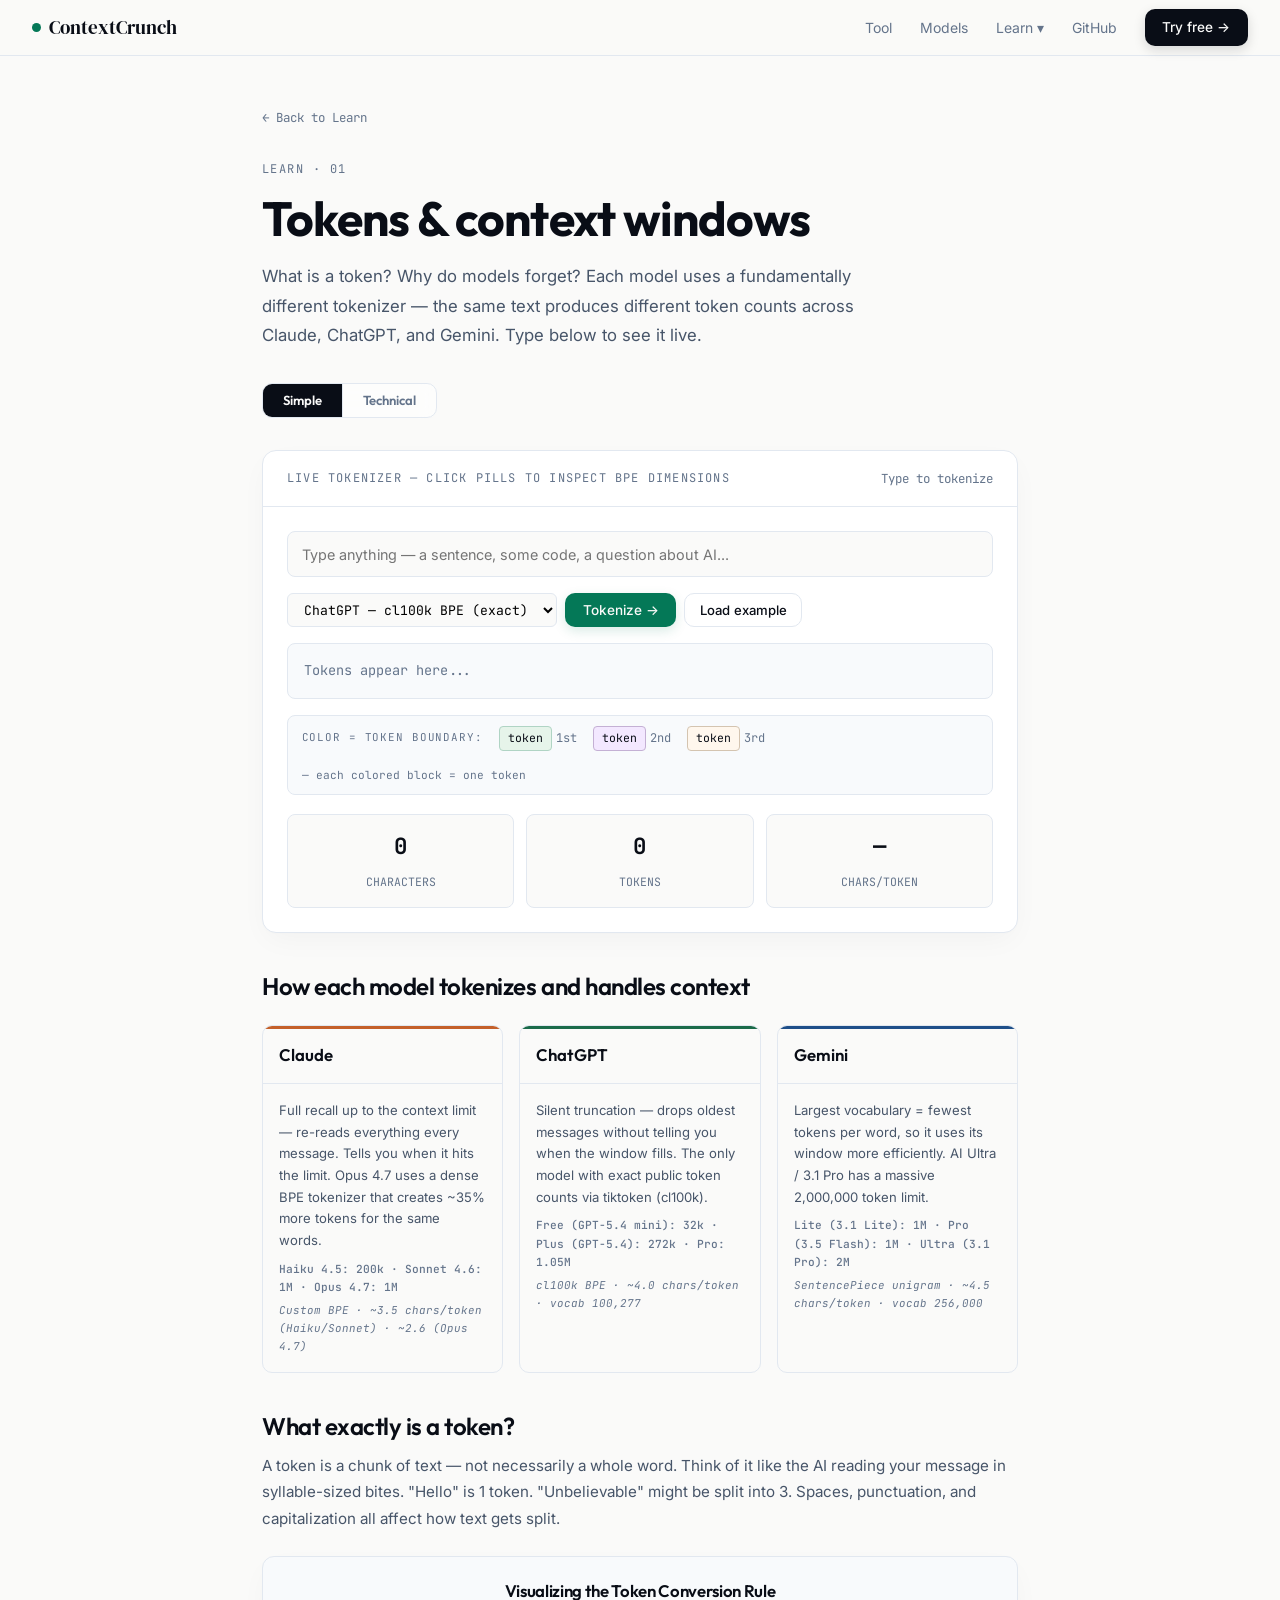
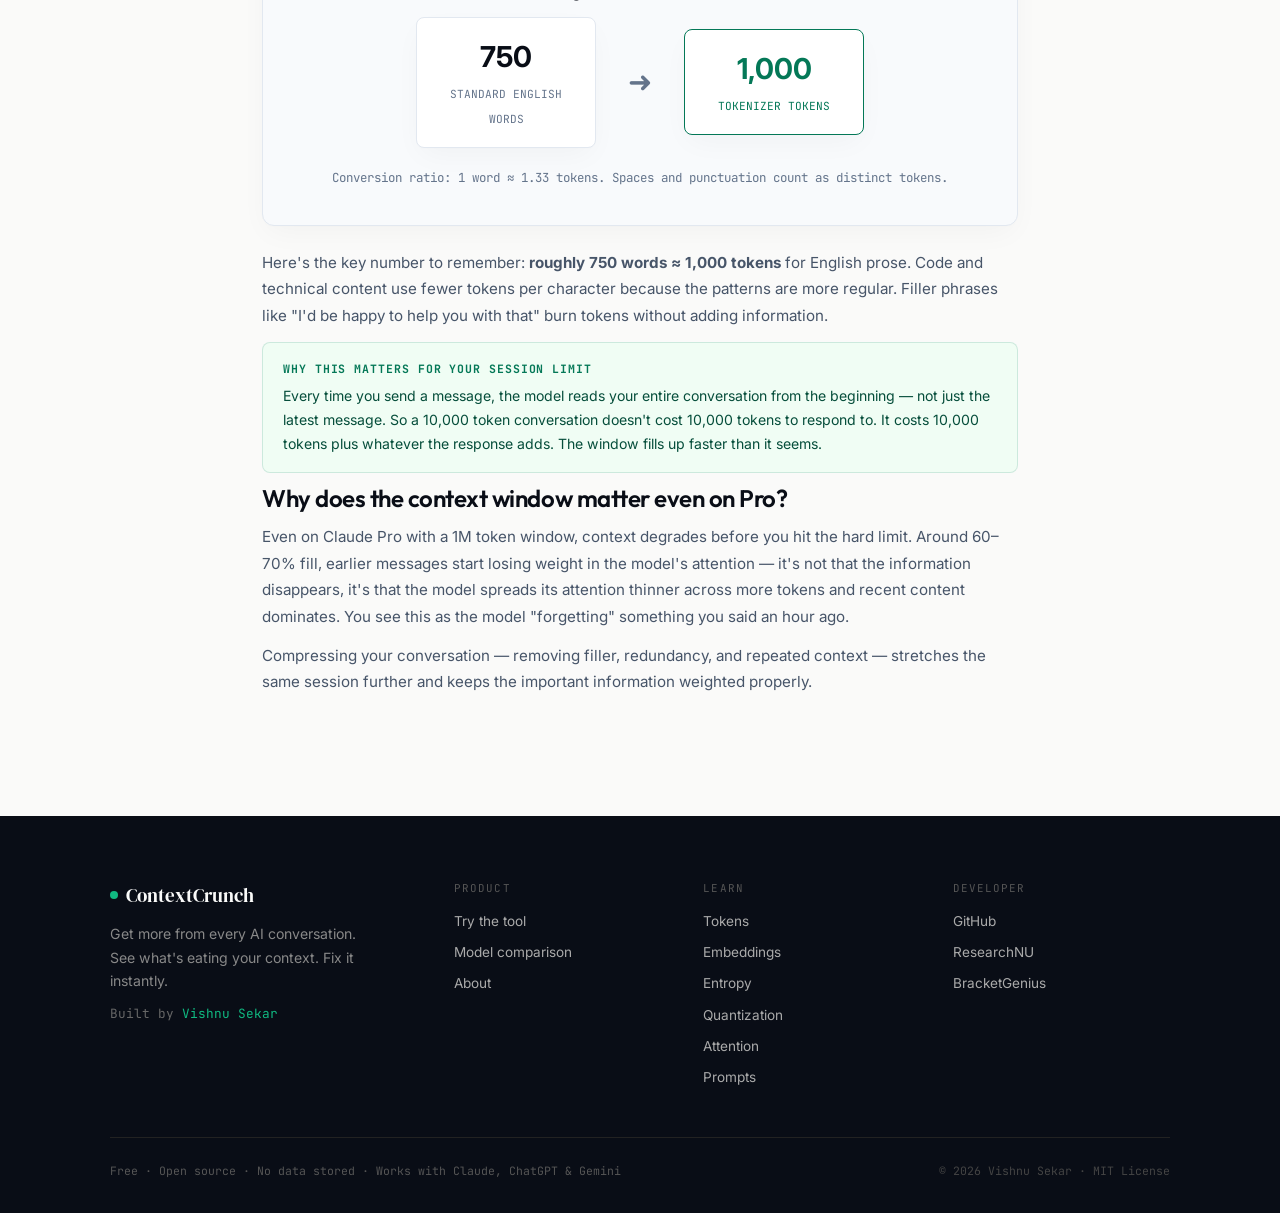
<file: frontend/learn/tokens.html>
<!DOCTYPE html>
<html lang="en">
<head>
<meta charset="UTF-8"><meta name="viewport" content="width=device-width,initial-scale=1.0">
<title>ContextCrunch — Tokens & Context Windows</title>

<link href="https://fonts.googleapis.com/css2?family=DM+Serif+Display:ital@0;1&family=Outfit:wght@400;500;600;700&family=Inter:wght@400;500;600;700&family=JetBrains+Mono:wght@400;500;600&display=swap" rel="stylesheet">
<link rel="stylesheet" href="../shared/style.css">

<style>
.lp{max-width:820px;margin:0 auto;padding:3rem 2rem 5rem}
.back{font-family:var(--mono);font-size:.78rem;color:var(--muted);display:inline-block;margin-bottom:2rem}
.demo-box{background:white;border:1px solid var(--border);border-radius:14px;overflow:hidden;margin-bottom:2.5rem;box-shadow:var(--shadow-premium)}
.demo-hdr{padding:1.1rem 1.5rem;border-bottom:1px solid var(--border);display:flex;align-items:center;justify-content:space-between;flex-wrap:wrap;gap:.5rem}
.demo-hdr-title{font-family:var(--mono);font-size:.75rem;color:var(--muted);text-transform:uppercase;letter-spacing:.1em}
.demo-body{padding:1.5rem}
.demo-input{width:100%;border:1px solid var(--border);border-radius:8px;padding:.85rem;font-size:.9rem;background:var(--white);outline:none;transition:border-color .2s;margin-bottom:1rem;box-sizing:border-box}
.demo-input:focus{border-color:var(--accent);background:#fafafb;}
.token-pills{display:flex;flex-wrap:wrap;gap:.4rem;min-height:50px;margin-bottom:1rem;padding:1rem;background:#f8fafc;border-radius:8px;border:1px solid var(--border)}
.tp{background:var(--white);border:1px solid var(--border);border-radius:5px;padding:.35rem .7rem;font-family:var(--mono);font-size:.78rem;font-weight:600;box-shadow:0 2px 4px rgba(0,0,0,0.05);transition:all 0.15s;}
.tp:hover{transform:translateY(-1.5px);box-shadow:var(--shadow-hover);border-color:var(--black);}
.tp.c1{border-color:#b0d4c4;background:#e6f4ea;color:#065f46}
.tp.c2{border-color:#c4b0d4;background:#f3e8ff;color:#6b21a8}
.tp.c3{border-color:#d4c4b0;background:#fff7ed;color:#9a3412}
.color-legend{display:flex;align-items:center;gap:1rem;margin-bottom:1.2rem;flex-wrap:wrap;padding:.6rem .85rem;background:#f8fafc;border:1px solid var(--border);border-radius:8px}
.legend-label{font-family:var(--mono);font-size:.68rem;color:var(--muted);text-transform:uppercase;letter-spacing:.08em}
.legend-item{display:flex;align-items:center;gap:4px;font-size:.75rem;font-family:var(--mono)}
.legend-swatch{border-radius:4px;padding:.15rem .5rem;font-size:.72rem}
.legend-note{font-size:.7rem;color:var(--muted);font-family:var(--mono)}
.stat-grid{display:grid;grid-template-columns:repeat(3,1fr);gap:.75rem}
.stat-box{background:var(--white);border:1px solid var(--border);border-radius:8px;padding:.85rem;text-align:center;transition:transform 0.2s;}
.stat-box:hover{transform:translateY(-1px);box-shadow:var(--shadow-premium)}
.stat-num{display:block;font-family:var(--mono);font-weight:700;font-size:1.4rem;margin-bottom:.2rem;color:var(--black)}
.stat-lbl{font-size:.72rem;color:var(--muted);font-family:var(--mono);text-transform:uppercase}
.demo-result{background:var(--white);border:1px solid var(--border);border-radius:8px;padding:1.25rem;margin-top:1rem;min-height:60px}
.model-grid{display:grid;grid-template-columns:repeat(3,1fr);gap:1rem;margin:1.5rem 0}
.mc{background:var(--white);border:1px solid var(--border);border-radius:10px;overflow:hidden;transition:transform 0.2s;}
.mc:hover{transform:translateY(-2px);box-shadow:var(--shadow-premium)}
.mc-hdr{padding:.85rem 1rem;font-family:var(--header);font-weight:600;font-size:1.05rem;border-bottom:1px solid var(--border)}
.mc-body{padding:1rem;font-size:.82rem;color:#475569;line-height:1.65}
.mc-limit{font-family:var(--mono);font-size:.7rem;color:var(--muted);margin-top:.5rem;font-weight:500}
.mc-tok{font-family:var(--mono);font-size:.68rem;color:var(--muted);margin-top:.35rem;font-style:italic}
.cs{margin-bottom:2.5rem}
.cs h2{font-family:var(--header);font-size:1.5rem;margin-bottom:.75rem}
.cs p{font-size:.95rem;color:#475569;line-height:1.75;margin-bottom:.75rem}
.formula{background:#f8fafc;border:1px solid var(--border);border-left:3px solid var(--black);border-radius:8px;padding:1rem 1.25rem;font-family:var(--mono);font-size:.82rem;line-height:1.8;white-space:pre;overflow-x:auto;margin:.75rem 0}
.code-block{background:#0f172a;color:#f8fafc;border-radius:8px;padding:1.25rem;font-family:var(--mono);font-size:.8rem;line-height:1.7;overflow-x:auto;margin:.75rem 0;white-space:pre;border:1px solid #1e293b}
.insight-box{background:var(--accent-light);border:1px solid rgba(4,120,87,0.15);border-radius:8px;padding:1rem 1.25rem;margin:.75rem 0;font-size:.88rem;color:#064e3b;line-height:1.7}
.insight-box strong{font-family:var(--mono);font-size:.72rem;text-transform:uppercase;letter-spacing:.08em;display:block;margin-bottom:.35rem;color:var(--accent)}
@media(max-width:600px){.stat-grid{grid-template-columns:1fr 1fr}.model-grid{grid-template-columns:1fr}.color-legend{gap:.6rem}}
</style>
</head>
<body>
<div id="nav-root"></div>
<main>
<div class="lp">
  <a href="index.html" class="back">← Back to Learn</a>
  <span class="section-label">Learn · 01</span>
  <h1 style="font-family:var(--header);font-weight:700;font-size:clamp(2rem,4vw,3rem);margin-bottom:1rem">Tokens &amp; context windows</h1>
  <p style="font-size:1.05rem;color:#475569;line-height:1.75;margin-bottom:2rem;max-width:620px">What is a token? Why do models forget? Each model uses a fundamentally different tokenizer — the same text produces different token counts across Claude, ChatGPT, and Gemini. Type below to see it live.</p>

  <div class="level-toggle" style="margin-bottom:2rem">
    <button class="level-btn active" onclick="setLevel('simple',this,levels)">Simple</button>
    <button class="level-btn" onclick="setLevel('technical',this,levels)">Technical</button>
  </div>

  <!-- LIVE TOKENIZER DEMO -->
  <div class="demo-box">
    <div class="demo-hdr">
      <span class="demo-hdr-title">Live tokenizer — click pills to inspect BPE dimensions</span>
      <span id="tok-status" style="font-family:var(--mono);font-size:.78rem;color:var(--muted)">Type to tokenize</span>
    </div>
    <div class="demo-body">
      <input class="demo-input" id="tok-input" placeholder="Type anything — a sentence, some code, a question about AI...">
      <div style="display:flex;gap:.5rem;margin-bottom:1rem;flex-wrap:wrap">
        <select id="tok-model" style="font-family:var(--mono);font-size:.82rem;padding:.4rem .75rem;border:1px solid var(--border);border-radius:6px;background:var(--white);outline:none">
          <option value="chatgpt">ChatGPT — cl100k BPE (exact)</option>
          <option value="claude">Claude — Custom BPE (±5%)</option>
          <option value="gemini">Gemini — SentencePiece (±5%)</option>
        </select>
        <button class="btn btn-accent" onclick="runTokenize()" style="font-size:.85rem;padding:.45rem 1.1rem">Tokenize →</button>
        <button class="btn btn-secondary" onclick="loadTokExample()" style="font-size:.82rem;padding:.45rem .9rem">Load example</button>
      </div>
      
      <div class="token-pills" id="tok-pills">
        <span style="color:var(--muted);font-size:.85rem;font-family:var(--mono)">Tokens appear here...</span>
      </div>
      
      <!-- Interactive Subword pill inspector panel -->
      <div id="tok-inspector-details" style="background:#f8fafc; border:1px solid var(--border); border-radius:8px; padding:1rem; margin-bottom:1rem; display:none; transition:all 0.2s"></div>

      <div class="color-legend">
        <span class="legend-label">Color = token boundary:</span>
        <span class="legend-item"><span class="legend-swatch" style="background:#e6f4ea;border:1px solid #b0d4c4">token</span><span style="color:var(--muted)">1st</span></span>
        <span class="legend-item"><span class="legend-swatch" style="background:#f3e8ff;border:1px solid #c4b0d4">token</span><span style="color:var(--muted)">2nd</span></span>
        <span class="legend-item"><span class="legend-swatch" style="background:#fff7ed;border:1px solid #d4c4b0">token</span><span style="color:var(--muted)">3rd</span></span>
        <span class="legend-note">— each colored block = one token</span>
      </div>
      
      <div class="stat-grid">
        <div class="stat-box"><span class="stat-num" id="tok-chars">0</span><span class="stat-lbl">characters</span></div>
        <div class="stat-box"><span class="stat-num" id="tok-count">0</span><span class="stat-lbl">tokens</span></div>
        <div class="stat-box"><span class="stat-num" id="tok-ratio">—</span><span class="stat-lbl">chars/token</span></div>
      </div>
      
      <div class="demo-result" id="tok-result" style="display:none"></div>
    </div>
  </div>

  <!-- MODEL COMPARISON -->
  <div class="cs">
    <h2>How each model tokenizes and handles context</h2>
    <div class="model-grid">
      <div class="mc">
        <div class="mc-hdr" style="border-top:3px solid #c4602a">Claude</div>
        <div class="mc-body">
          Full recall up to the context limit — re-reads everything every message. Tells you when it hits the limit. Opus 4.7 uses a dense BPE tokenizer that creates ~35% more tokens for the same words.
          <div class="mc-limit">Haiku 4.5: 200k · Sonnet 4.6: 1M · Opus 4.7: 1M</div>
          <div class="mc-tok">Custom BPE · ~3.5 chars/token (Haiku/Sonnet) · ~2.6 (Opus 4.7)</div>
        </div>
      </div>
      <div class="mc">
        <div class="mc-hdr" style="border-top:3px solid #1a6b4a">ChatGPT</div>
        <div class="mc-body">
          Silent truncation — drops oldest messages without telling you when the window fills. The only model with exact public token counts via tiktoken (cl100k).
          <div class="mc-limit">Free (GPT-5.4 mini): 32k · Plus (GPT-5.4): 272k · Pro: 1.05M</div>
          <div class="mc-tok">cl100k BPE · ~4.0 chars/token · vocab 100,277</div>
        </div>
      </div>
      <div class="mc">
        <div class="mc-hdr" style="border-top:3px solid #1e4f8a">Gemini</div>
        <div class="mc-body">
          Largest vocabulary = fewest tokens per word, so it uses its window more efficiently. AI Ultra / 3.1 Pro has a massive 2,000,000 token limit.
          <div class="mc-limit">Lite (3.1 Lite): 1M · Pro (3.5 Flash): 1M · Ultra (3.1 Pro): 2M</div>
          <div class="mc-tok">SentencePiece unigram · ~4.5 chars/token · vocab 256,000</div>
        </div>
      </div>
    </div>
  </div>

  <div id="level-content"></div>
</div>
</main>
<div id="footer-root"></div>
<script src="../shared/nav.js"></script>
<script src="../shared/footer.js"></script>
<script src="../js/api.js"></script>
<script src="../js/learn-base.js"></script>
<script>
const EXAMPLES = [
  'Hello world',
  'The transformer model processes your entire conversation from the start on every single message.',
  'def attention(Q, K, V): return softmax(Q @ K.T / sqrt(d)) @ V',
  'I need you to please help me understand machine learning in detail',
];
let exIdx = 0;
function loadTokExample(){ document.getElementById('tok-input').value = EXAMPLES[exIdx++ % EXAMPLES.length]; runTokenize(); }

function inspectToken(t, idx) {
  // Compute simulated token ID based on a basic hash of the character sequence
  let hash = 0;
  for (let i = 0; i < t.length; i++) hash = t.charCodeAt(i) + ((hash << 5) - hash);
  const tokenID = Math.abs(hash % 100277); // fit standard BPE vocabulary range
  
  // Visualize trailing spaces
  const showText = t.replace(/ /g, '␣');
  const byteSize = new Blob([t]).size;
  
  const html = `
    <div style="font-family:var(--mono); font-size:.78rem; color:#0f172a; line-height:1.7;">
      <div style="font-weight:600; text-transform:uppercase; font-size:.7rem; color:var(--muted); border-bottom:1px solid var(--border); padding-bottom:.25rem; margin-bottom:.5rem; letter-spacing:.05em">Token Pill Inspector Details</div>
      <div>Token index: <strong>#${idx+1}</strong></div>
      <div>Token Text Slice: <strong style="background:var(--accent-light); padding:.1rem .3rem; border-radius:4px; color:var(--accent)">${showText}</strong></div>
      <div>Simulated Vocabulary ID: <strong style="color:#b45309">${tokenID}</strong></div>
      <div>Byte Size: <strong>${byteSize} bytes</strong></div>
      <div>Character Length: <strong>${t.length} chars</strong></div>
      <div style="margin-top:.4rem; font-size:.7rem; color:var(--muted); line-height:1.5">Byte-Pair Encoding (BPE) vocabulary maps this integer coordinate directly to a 1536-dimensional coordinate vector inside the model weights.</div>
    </div>
  `;
  const details = document.getElementById('tok-inspector-details');
  details.style.display = 'block';
  details.innerHTML = html;
}

async function runTokenize(){
  const text  = document.getElementById('tok-input').value.trim();
  const model = document.getElementById('tok-model').value;
  if(!text){ document.getElementById('tok-status').textContent = 'Enter text first'; return; }
  const planMap = { chatgpt:'plus', claude:'sonnet', gemini:'pro' };
  const clientEst = TC.estimate(text, model, planMap[model]);
  document.getElementById('tok-chars').textContent = text.length.toLocaleString();
  document.getElementById('tok-count').textContent = clientEst.toLocaleString() + ' (est)';
  document.getElementById('tok-status').textContent = 'Getting exact count...';
  
  // Split words by standard splits
  const parts = text.match(/\w+|[^\w\s]|\s+/g) || [];
  const tokens = [];
  for(const p of parts){
    if(!p.trim()){ if(tokens.length) tokens[tokens.length-1]+=p; else tokens.push(p); }
    else if(p.length>6){ const m=Math.ceil(p.length/2); tokens.push(p.slice(0,m),p.slice(m)); }
    else tokens.push(p);
  }
  
  const colors=['c1','c2','c3'];
  document.getElementById('tok-pills').innerHTML = tokens.filter(t=>t).map((t,i)=>{
    const cleanT = t.replace(/&/g,'&amp;').replace(/</g,'&lt;');
    return `<span class="tp ${colors[i%3]}" onclick="inspectToken('${cleanT}', ${i})">${cleanT}</span>`;
  }).join('');
  
  try {
    const result = await API.demoTokenize(text, model);
    document.getElementById('tok-count').textContent  = result.token_count.toLocaleString();
    document.getElementById('tok-ratio').textContent  = result.chars_per_token;
    document.getElementById('tok-status').textContent = `${result.token_count} tokens · ${result.chars_per_token} chars/token`;
    document.getElementById('tok-result').style.display = 'block';
    document.getElementById('tok-result').innerHTML = `<p style="font-size:.82rem;color:#475569;font-family:var(--mono)">${result.note}</p>`;
  } catch(e){
    document.getElementById('tok-status').textContent = 'Backend unavailable — showing estimate';
    document.getElementById('tok-ratio').textContent  = clientEst>0?(text.length/clientEst).toFixed(1):'—';
  }
}

let debounce;
document.getElementById('tok-input').addEventListener('input', () => {
  clearTimeout(debounce);
  debounce = setTimeout(() => { if(document.getElementById('tok-input').value.length > 3) runTokenize(); }, 600);
});

const levels = {
  simple: `
    <div class="cs">
      <h2>What exactly is a token?</h2>
      <p>A token is a chunk of text — not necessarily a whole word. Think of it like the AI reading your message in syllable-sized bites. "Hello" is 1 token. "Unbelievable" might be split into 3. Spaces, punctuation, and capitalization all affect how text gets split.</p>
      
      <!-- SIMPLE ILLUSTRATIVE GRAPHIC -->
      <div style="background:#f8fafc; border:1px solid var(--border); border-radius:12px; padding:1.5rem; margin:1.5rem 0; box-shadow:var(--shadow-premium); text-align:center;">
        <h4 style="font-family:var(--header); font-weight:600; font-size:1.05rem; margin-bottom:1rem; color:var(--black)">Visualizing the Token Conversion Rule</h4>
        <div style="display:flex; justify-content:center; align-items:center; gap:2rem; flex-wrap:wrap">
          <div style="background:#ffffff; padding:1rem 1.5rem; border-radius:8px; border:1px solid var(--border); box-shadow:var(--shadow-premium); width:180px;">
            <span style="font-size:1.8rem; font-weight:700; color:var(--black); display:block">750</span>
            <span style="font-family:var(--mono); font-size:.7rem; color:var(--muted); text-transform:uppercase">Standard English Words</span>
          </div>
          <div style="font-size:1.8rem; color:var(--muted); font-weight:300">➜</div>
          <div style="background:#ffffff; padding:1rem 1.5rem; border-radius:8px; border:1.5px solid var(--accent); box-shadow:var(--shadow-premium); width:180px;">
            <span style="font-size:1.8rem; font-weight:700; color:var(--accent); display:block">1,000</span>
            <span style="font-family:var(--mono); font-size:.7rem; color:var(--accent); text-transform:uppercase">Tokenizer Tokens</span>
          </div>
        </div>
        <p style="font-size:.78rem; color:var(--muted); margin-top:1.2rem; font-family:var(--mono)">Conversion ratio: 1 word ≈ 1.33 tokens. Spaces and punctuation count as distinct tokens.</p>
      </div>

      <p>Here's the key number to remember: <strong>roughly 750 words ≈ 1,000 tokens</strong> for English prose. Code and technical content use fewer tokens per character because the patterns are more regular. Filler phrases like "I'd be happy to help you with that" burn tokens without adding information.</p>
      <div class="insight-box">
        <strong>Why this matters for your session limit</strong>
        Every time you send a message, the model reads your entire conversation from the beginning — not just the latest message. So a 10,000 token conversation doesn't cost 10,000 tokens to respond to. It costs 10,000 tokens plus whatever the response adds. The window fills up faster than it seems.
      </div>
      <h2>Why does the context window matter even on Pro?</h2>
      <p>Even on Claude Pro with a 1M token window, context degrades before you hit the hard limit. Around 60–70% fill, earlier messages start losing weight in the model's attention — it's not that the information disappears, it's that the model spreads its attention thinner across more tokens and recent content dominates. You see this as the model "forgetting" something you said an hour ago.</p>
      <p>Compressing your conversation — removing filler, redundancy, and repeated context — stretches the same session further and keeps the important information weighted properly.</p>
    </div>`,
  technical: `
    <div class="cs">
      <h2>Three different tokenizer algorithms</h2>
      <p>Token counting is not interchangeable across models. Each uses a different algorithm, training corpus, and vocabulary size — meaning the same sentence produces different token counts depending on which model you're targeting.</p>
      <div class="formula">Model            Algorithm        Chars/token  Vocab size
─────────────────────────────────────────────────────
Claude Haiku/Sonnet  Custom BPE       ~3.5         ~100k
Claude Opus 4.7      New BPE (+35%)   ~2.6         ~100k+
ChatGPT (cl100k)     BPE              ~4.0         100,277
Gemini               SentencePiece    ~4.5         256,000

Same input: "The transformer processes tokens efficiently"
  Claude Sonnet 4.6:  ~8 tokens
  ChatGPT Plus:       ~6 tokens
  Gemini Flash:       ~7 tokens</div>
      <p>BPE (Byte Pair Encoding) learns merge rules from a training corpus — common subword sequences get merged into single tokens. SentencePiece uses a unigram language model to find the optimal segmentation. Neither is "better" — they encode different priors about language structure.</p>
      <p>The practical consequence: if you're building something that runs on multiple models, you can't use one model's token count to estimate another's. Always estimate per-model.</p>
      <div class="code-block">import tiktoken

# ChatGPT — exact count via public tokenizer
enc    = tiktoken.get_encoding("cl100k_base")
tokens = enc.encode("Hello, how are you today?")
print(len(tokens), tokens)  # 7 exact — with token IDs

# Claude — no public tokenizer, estimate from chars
# Sonnet/Haiku: ~3.5 chars/token
# Opus 4.7:     ~2.6 chars/token (new tokenizer, 35% more tokens)
text            = "Hello, how are you today?"
claude_estimate = len(text) / 3.5   # ~7.1 → 8 tokens
opus_estimate   = len(text) / 2.6   # ~9.6 → 10 tokens

# Gemini — SentencePiece, largest vocab = fewest tokens/word
gemini_estimate = len(text) / 4.5   # ~5.6 → 6 tokens</div>
      <h2>Why attention degrades before the hard limit</h2>
      <p>Transformer attention is computed over all tokens in the context window. As the window fills, the attention distribution spreads across more token pairs — earlier tokens receive proportionally less attention weight. This is distinct from the hard context limit; it's a gradual quality degradation starting around 60–70% fill that becomes significant before you ever hit the cutoff.</p>
    </div>`,
};
setLevel('simple', document.querySelector('.level-btn'), levels);
</script>
</body>
</html>
</file>
<file: frontend/shared/style.css>
@import url('https://fonts.googleapis.com/css2?family=DM+Serif+Display:ital@0;1&family=Outfit:wght@400;500;600;700&family=Inter:wght@400;500;600;700&family=JetBrains+Mono:wght@400;500;600&display=swap');

*,*::before,*::after{box-sizing:border-box;margin:0;padding:0}

:root{
  --black:#090d16;
  --white:#fafaf9;
  --cream:#f2f1ed;
  --mid:#e3e1da;
  --muted:#64748b;
  --accent:#047857;
  --accent-light:#f0fdf4;
  --accent-mid:#10b981;
  --warn:#b45309;
  --warn-light:#fffbeb;
  --danger:#b91c1c;
  --danger-light:#fef2f2;
  --info:#1d4ed8;
  --info-light:#eff6ff;
  --border:#e2e8f0;
  
  --serif:'DM Serif Display', Georgia, serif;
  --sans:'Inter', sans-serif;
  --header:'Outfit', sans-serif;
  --mono:'JetBrains Mono', monospace;

  --shadow-premium:0 10px 30px -5px rgba(9, 13, 22, 0.04), 0 1px 3px -1px rgba(9, 13, 22, 0.02);
  --shadow-hover:0 20px 40px -10px rgba(9, 13, 22, 0.08), 0 1px 6px -1px rgba(9, 13, 22, 0.03);
  --radius-lg:16px;
  --radius-md:10px;
}

html{scroll-behavior:smooth}

body{
  font-family:var(--sans);
  background:var(--white);
  color:var(--black);
  font-size:16px;
  line-height:1.6;
  overflow-x:hidden;
  -webkit-font-smoothing:antialiased;
}

h1,h2,h3,h4{
  font-family:var(--header);
  font-weight:600;
  letter-spacing:-.02em;
  line-height:1.15;
}

a{color:inherit;text-decoration:none;transition:color 0.2s;}

button{
  font-family:var(--sans);
  cursor:pointer;
  transition:all 0.2s cubic-bezier(0.4, 0, 0.2, 1);
}

input,textarea,select{
  font-family:var(--sans);
  transition:all 0.2s ease;
}

.container{max-width:960px;margin:0 auto;padding:0 2rem}
.container-wide{max-width:1100px;margin:0 auto;padding:0 2rem}
.section{padding:5rem 2rem}
.section-alt{
  background:var(--cream);
  border-top:1px solid var(--border);
  border-bottom:1px solid var(--border);
}

.section-label{
  font-family:var(--mono);
  font-size:.75rem;
  color:var(--muted);
  letter-spacing:.12em;
  text-transform:uppercase;
  display:block;
  margin-bottom:.75rem;
}

.section-title{
  font-family:var(--header);
  font-weight:700;
  font-size:clamp(2rem,4vw,3.2rem);
  margin-bottom:1rem;
}

.section-sub{
  color:#475569;
  max-width:580px;
  line-height:1.75;
  font-size:1.05rem;
}

.btn{
  display:inline-flex;
  align-items:center;
  gap:8px;
  padding:.7rem 1.6rem;
  border-radius:var(--radius-md);
  font-weight:500;
  font-size:.92rem;
  border:none;
  cursor:pointer;
  text-decoration:none;
  transition:all .2s cubic-bezier(0.4, 0, 0.2, 1);
}

.btn-primary{
  background:var(--black);
  color:var(--white);
  box-shadow:0 4px 12px rgba(9, 13, 22, 0.15);
}
.btn-primary:hover{
  background:var(--accent);
  transform:translateY(-2px);
  box-shadow:0 6px 16px rgba(4, 120, 87, 0.25);
}

.btn-secondary{
  background:transparent;
  color:var(--black);
  border:1px solid var(--border);
}
.btn-secondary:hover{
  border-color:var(--black);
  transform:translateY(-2px);
  background:rgba(9, 13, 22, 0.02);
}

.btn-accent{
  background:var(--accent);
  color:var(--white);
  box-shadow:0 4px 12px rgba(4, 120, 87, 0.15);
}
.btn-accent:hover{
  background:var(--accent-mid);
  transform:translateY(-2px);
  box-shadow:0 6px 16px rgba(16, 185, 129, 0.25);
}

.btn:disabled{
  opacity:.4;
  cursor:not-allowed;
  transform:none!important;
  box-shadow:none!important;
}

.card{
  background:rgba(255, 255, 255, 0.7);
  backdrop-filter:blur(16px);
  border:1px solid var(--border);
  border-radius:var(--radius-lg);
  padding:1.75rem;
  box-shadow:var(--shadow-premium);
  transition:all 0.2s cubic-bezier(0.4, 0, 0.2, 1);
}
.card:hover{
  transform:translateY(-2px);
  box-shadow:var(--shadow-hover);
}

/* Premium Gauges */
.gauge-track{
  background:var(--border);
  border-radius:100px;
  height:8px;
  overflow:hidden;
  position:relative;
}

.gauge-fill{
  height:100%;
  border-radius:100px;
  width:0%;
  background:var(--accent-mid);
  transition:width 0.6s cubic-bezier(0.34, 1.56, 0.64, 1), background 0.4s ease;
}
.gauge-fill.warning{background:var(--warn)}
.gauge-fill.danger{background:var(--danger)}

.code-block{
  background:#0f172a;
  color:#f8fafc;
  border-radius:var(--radius-md);
  padding:1.25rem;
  font-family:var(--mono);
  font-size:.82rem;
  line-height:1.7;
  overflow-x:auto;
  white-space:pre;
  border:1px solid #1e293b;
}

.formula{
  background:#f8fafc;
  border:1px solid var(--border);
  border-left:3px solid var(--black);
  border-radius:var(--radius-md);
  padding:1rem 1.25rem;
  font-family:var(--mono);
  font-size:.85rem;
  line-height:1.7;
  overflow-x:auto;
  white-space:pre;
  margin:1rem 0;
  color:#334155;
}

.level-toggle{
  display:flex;
  border:1px solid var(--border);
  border-radius:var(--radius-md);
  overflow:hidden;
  width:fit-content;
  background:rgba(255, 255, 255, 0.5);
  backdrop-filter:blur(8px);
}

.level-btn{
  padding:.55rem 1.25rem;
  border:none;
  background:transparent;
  font-size:.82rem;
  font-weight:600;
  font-family:var(--header);
  cursor:pointer;
  color:var(--muted);
  border-right:1px solid var(--border);
  transition:all .2s ease;
}
.level-btn:last-child{border-right:none}
.level-btn:hover{background:rgba(9, 13, 22, 0.04);color:var(--black)}
.level-btn.active{background:var(--black);color:var(--white)}

.badge{
  display:inline-flex;
  align-items:center;
  gap:6px;
  padding:.25rem .75rem;
  border-radius:100px;
  font-size:.75rem;
  font-family:var(--mono);
  font-weight:600;
  text-transform:uppercase;
  letter-spacing:.05em;
}
.badge-safe{background:#dcfce7;color:#15803d}
.badge-warn{background:#fef3c7;color:#b45309}
.badge-danger{background:#fee2e2;color:#b91c1c}

.loading-dots::after{content:'';animation:dots 1.2s steps(4,end) infinite}
@keyframes dots{0%,20%{content:''}40%{content:'.'}60%{content:'..'}80%,100%{content:'...'}}
.spin{animation:spin .8s linear infinite;display:inline-block}
@keyframes spin{to{transform:rotate(360deg)}}

@media(max-width:768px){
  .hide-mobile{display:none!important}
  .section{padding:3.5rem 1.5rem}
}
</file>
